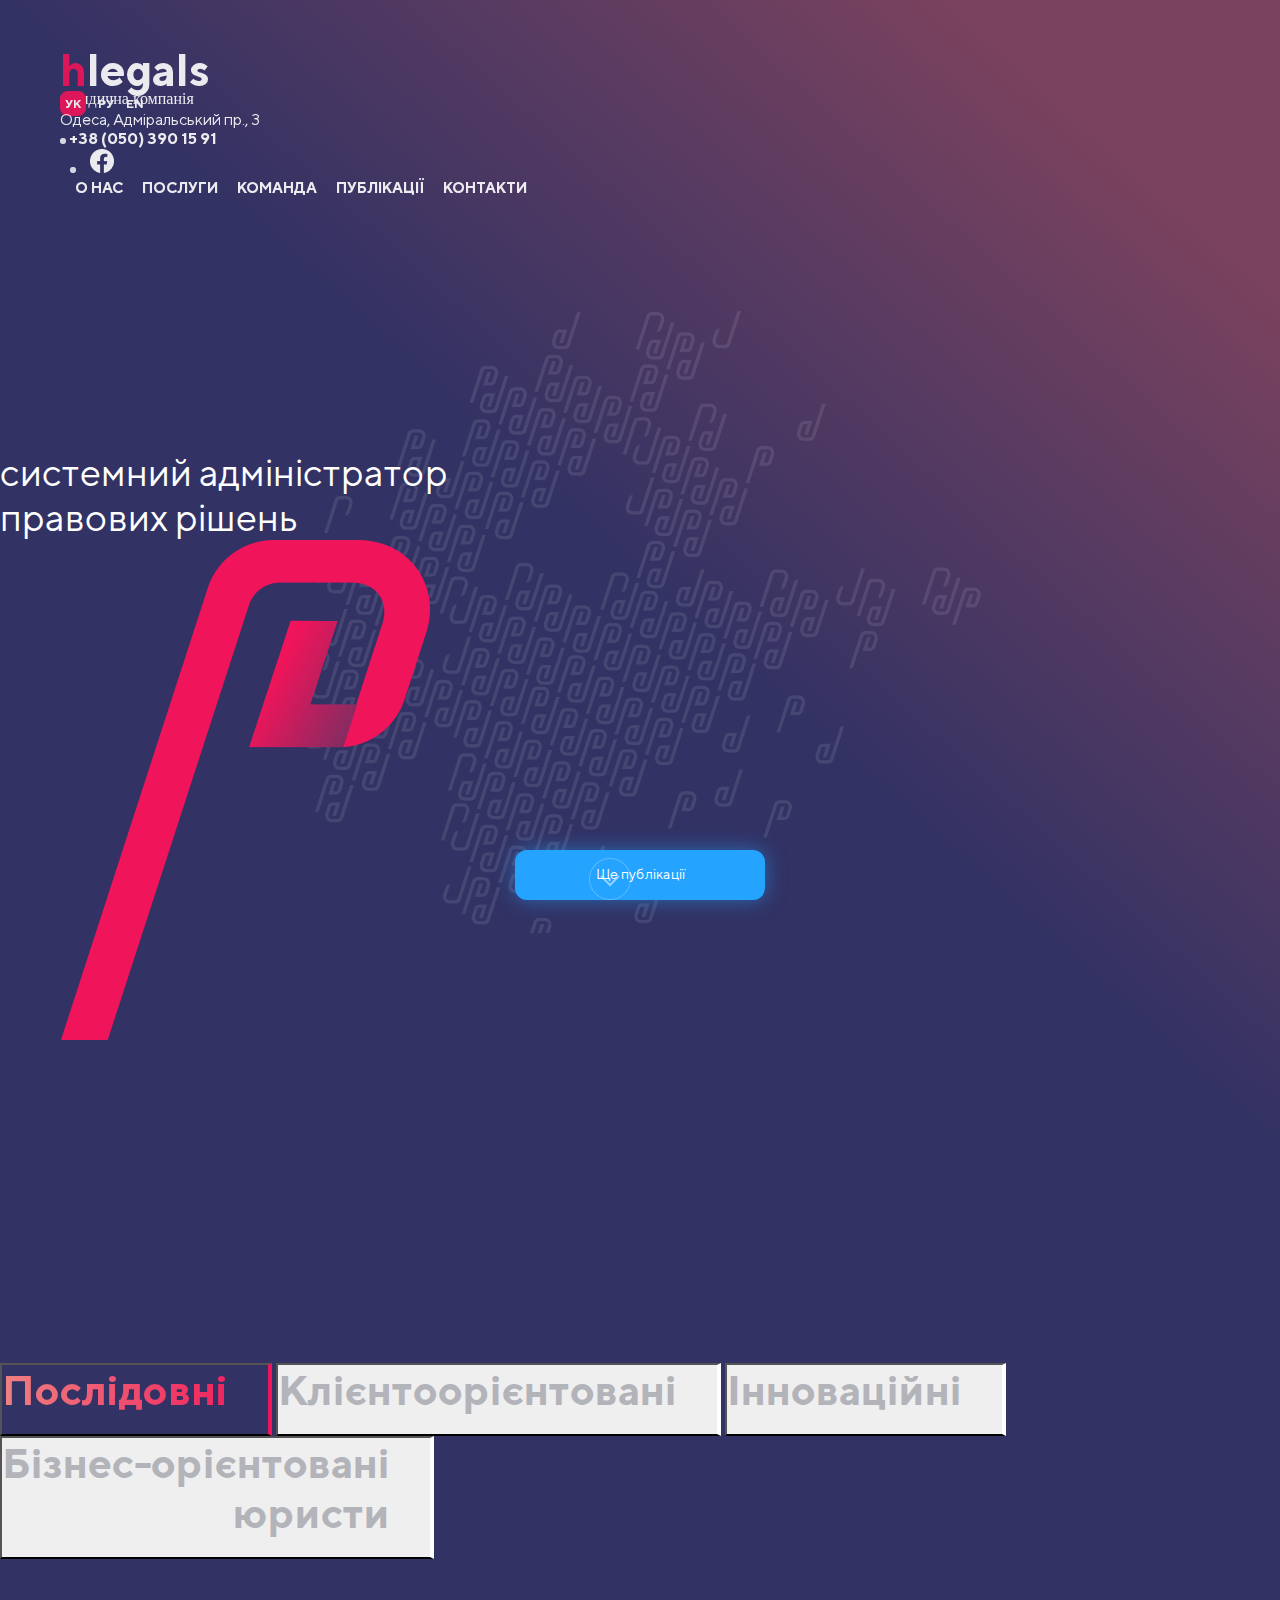
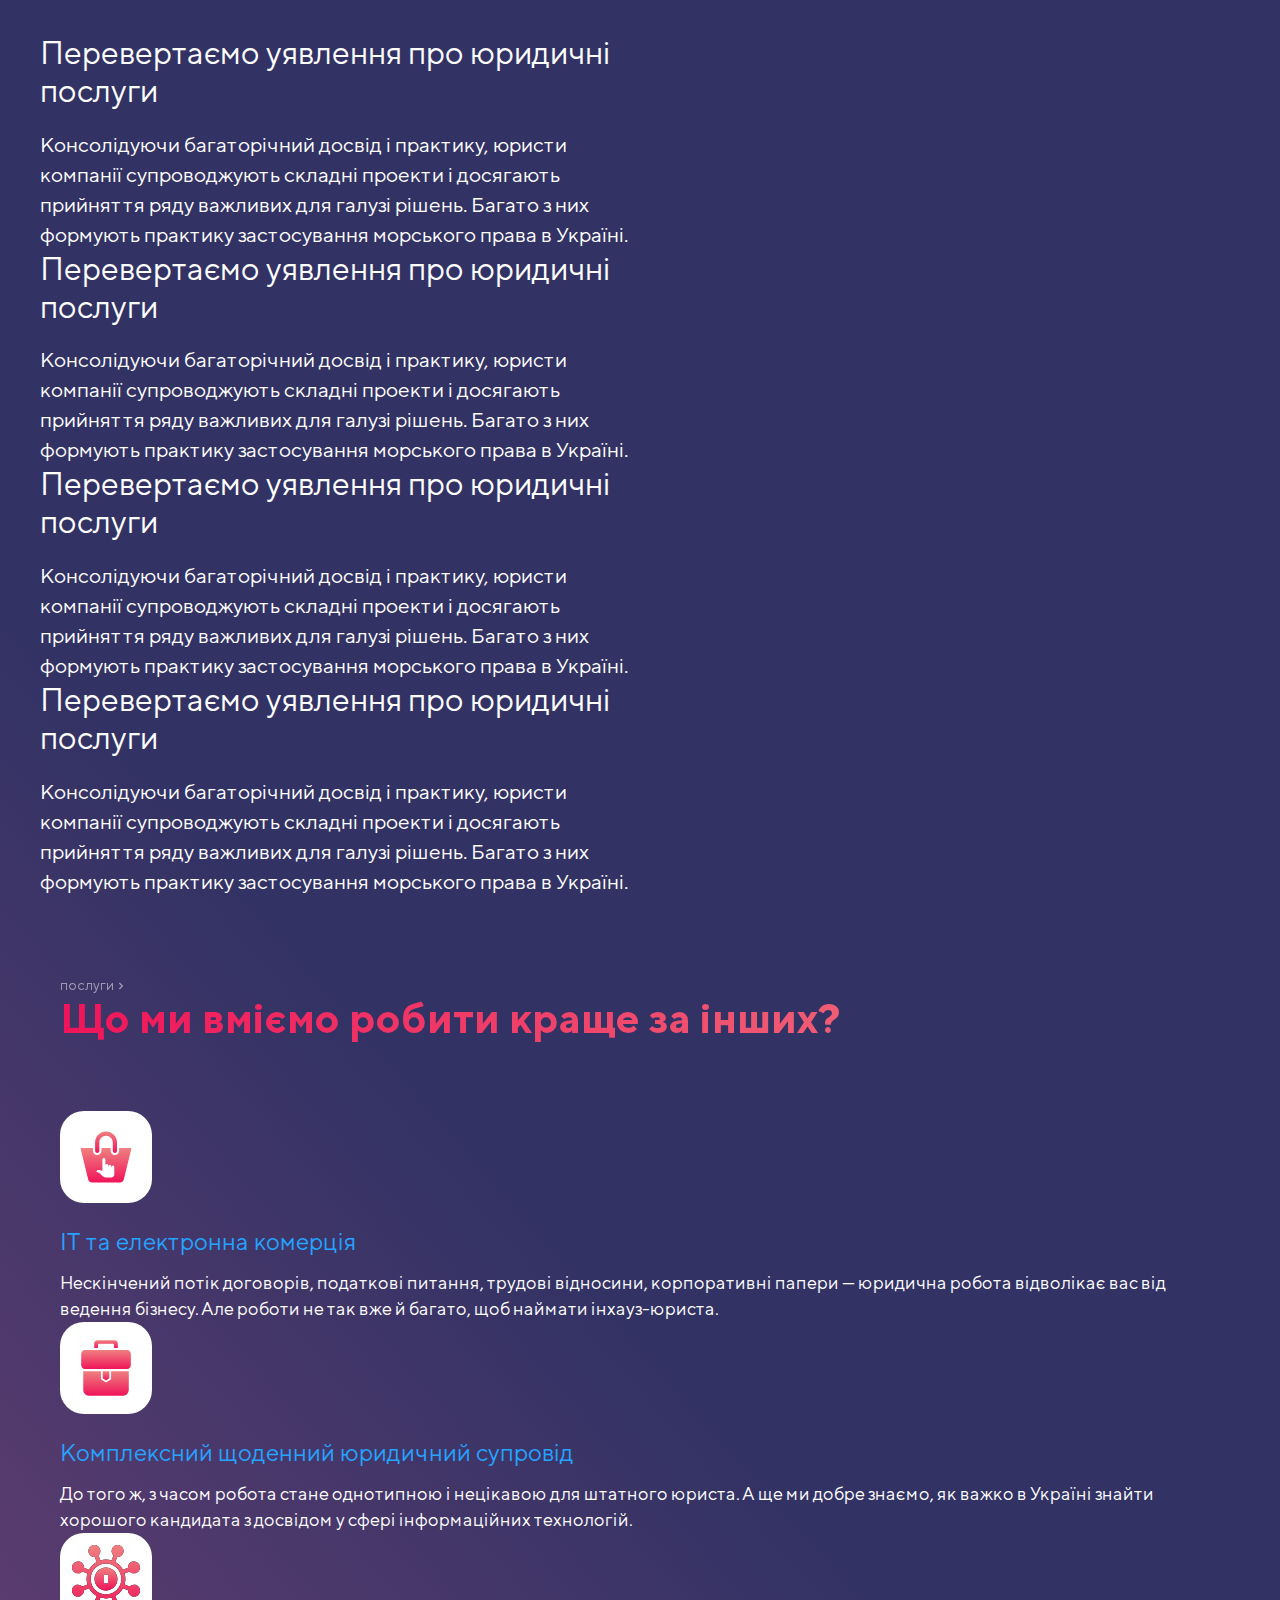
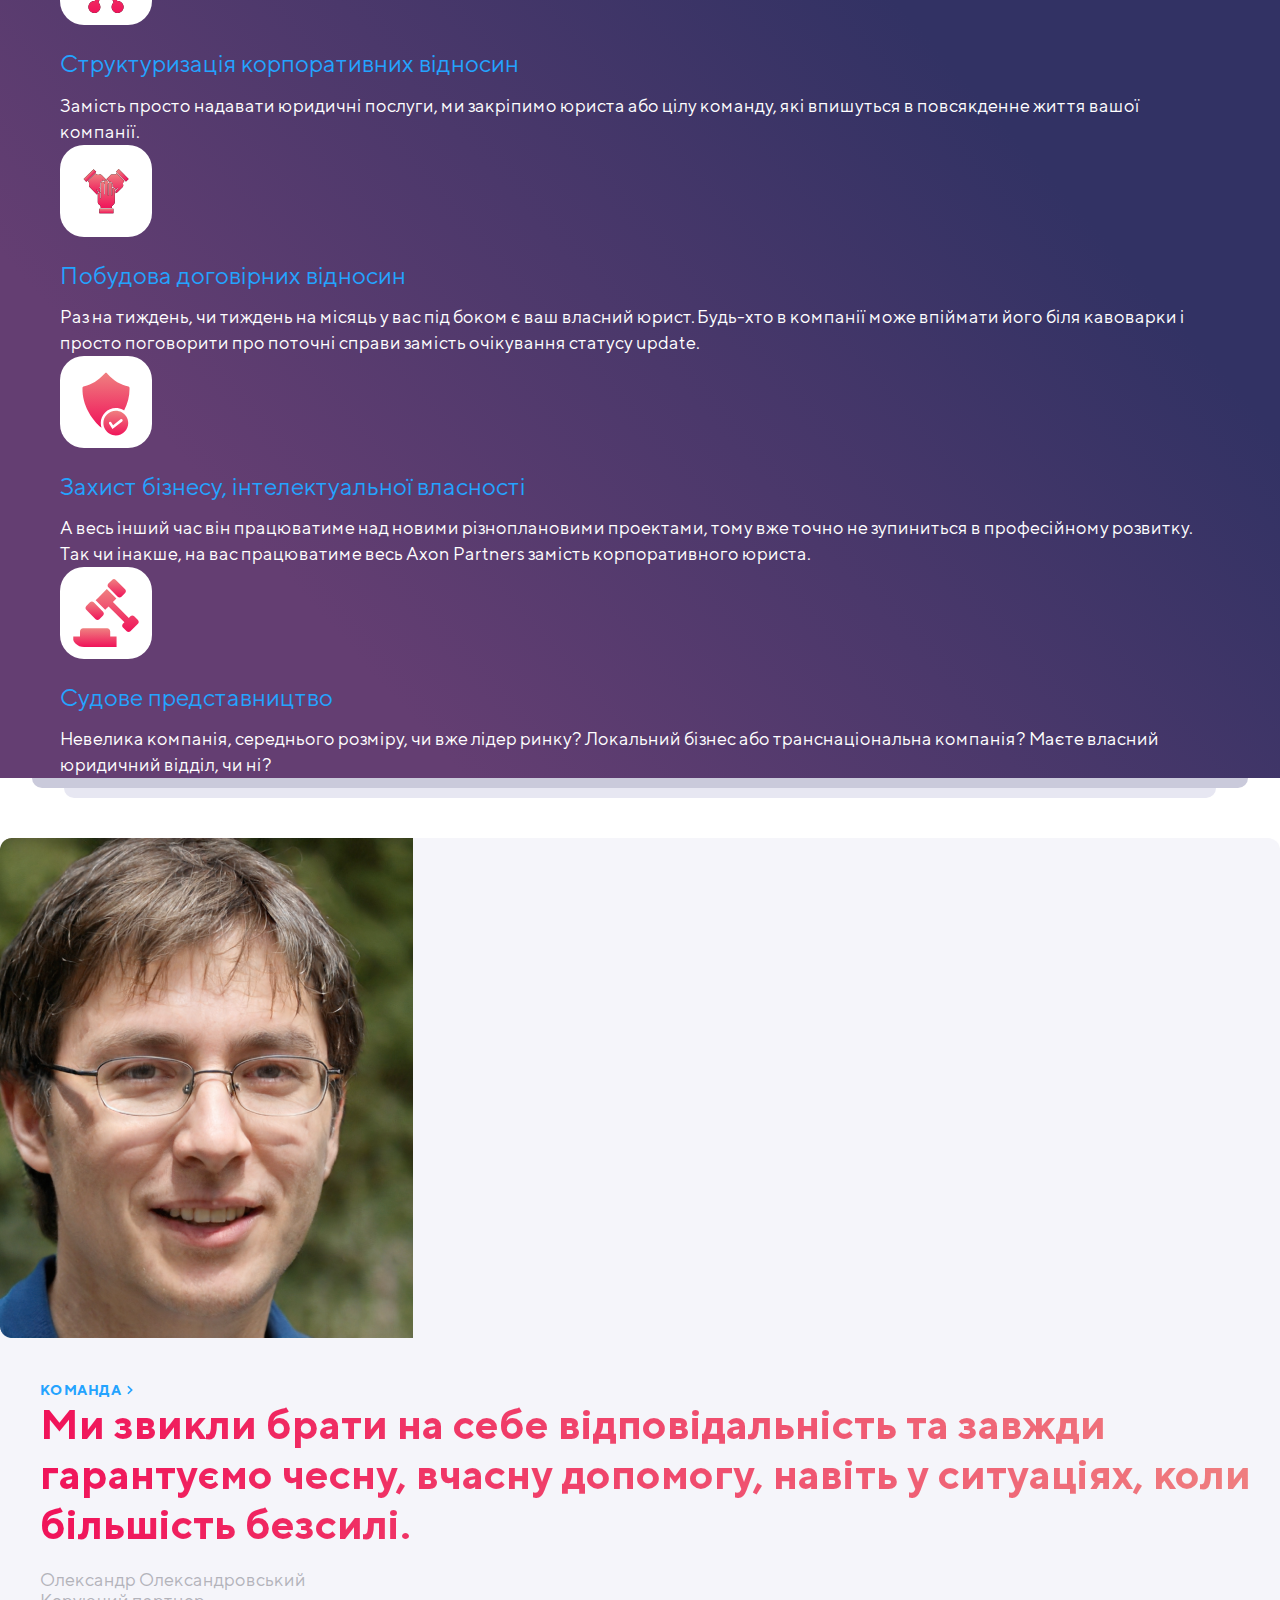
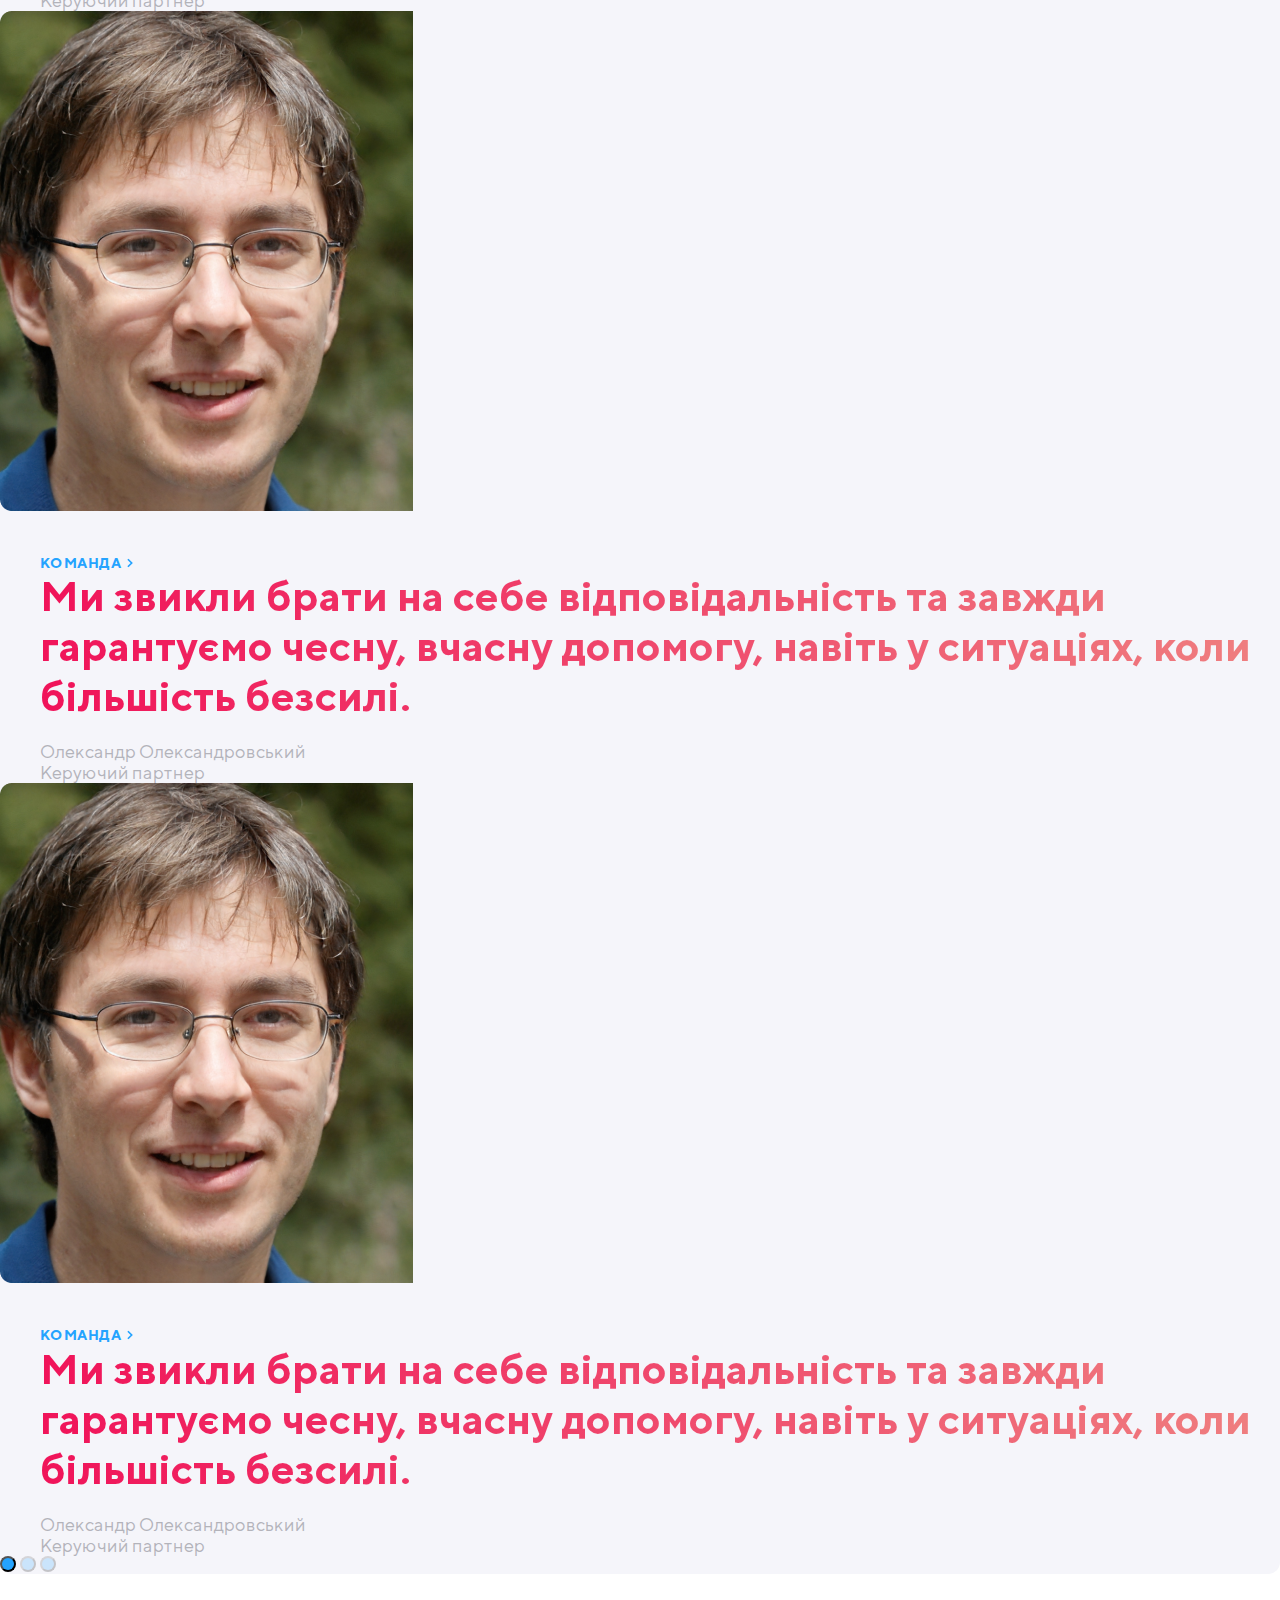
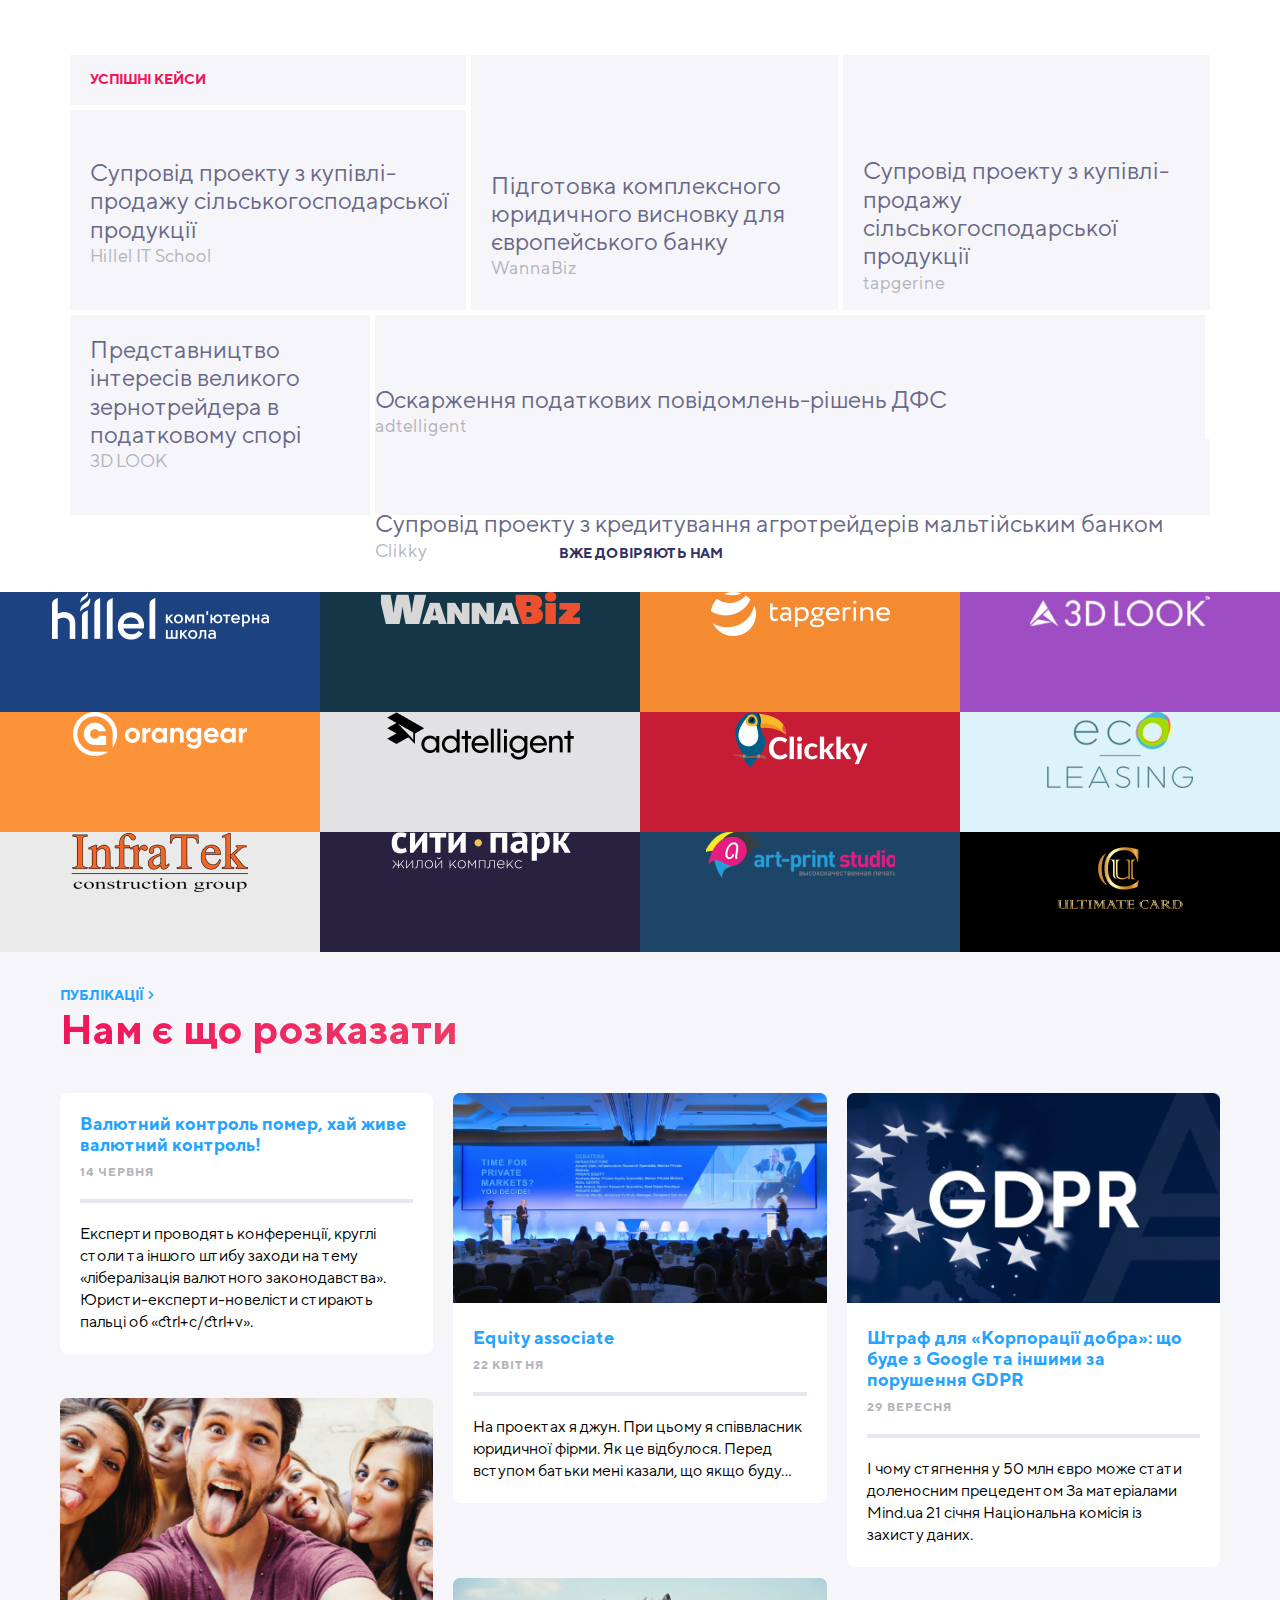
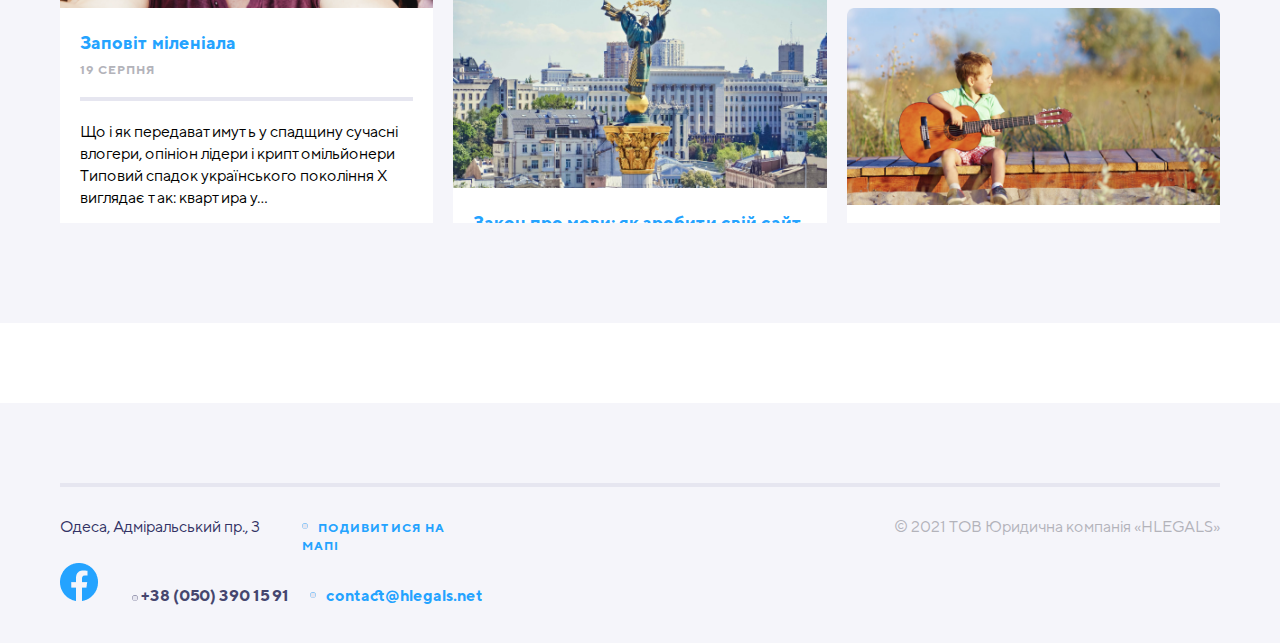
<file: index.html>
<!DOCTYPE html>
<html lang="en">
<head>
  <meta charset="UTF-8">
  <meta http-equiv="X-UA-Compatible" content="IE=edge">
  <meta name="viewport" content="width=device-width, initial-scale=1.0">
  <title>hlegals</title>
  <link href="https://cdn.jsdelivr.net/npm/bootstrap@5.0.2/dist/css/bootstrap.min.css" rel="stylesheet" integrity="sha384-EVSTQN3/azprG1Anm3QDgpJLIm9Nao0Yz1ztcQTwFspd3yD65VohhpuuCOmLASjC" crossorigin="anonymous">
  <link rel="stylesheet" href="./style/index.css">
  <script src="./script.js"></script>
</head>
<body>
  <div id="progress">
    <span id="progress-value">&#x1F815;</span>
  </div>
  <div class="wrap">
    <div class="wrap-nav services-product-background-none ">
      <div class="row wrap-adapt">
        <div class="col-3">
          <div class="wrap-nav-logo">
          <a class="wrap-nav-logo-color" href="./index.html">
            <h2 class="wrap-nav-logo-name"><span>h</span>legals</h2>
            <p>юридична компанія</p>
          </a>
          <div class="hamburger-menu">
            <input id="menu__toggle" type="checkbox" />
            <label class="menu__btn" for="menu__toggle">
              <span></span>
            </label>
            <ul class="menu__box">
              <li><a class="menu__item" href="./about.html">О НАС</a></li>
              <li><a class="menu__item" href="./services.html">ПОСЛУГИ</a></li>
              <li><a class="menu__item" href="./team.html">КОМАНДА</a></li>
              <li><a class="menu__item" href="./publications.html">ПУБЛІКАЦІЇ</a></li>
              <li><a class="menu__item" href="./contact.html">КОНТАКТИ</a></li>
            </ul>
          </div>
        </div>
      </div>
        <div class="adapt-language align-items-center col-sm-12 col-md-9 col-lg-9 col-xl-9 col-xxl-9 col-12 d-inline-flex justify-content-end adapt-just">
          <div class="wrap-nav-language">
            <a class="wrap-nav-language-link active" href="#">УК</a>
            <a class="wrap-nav-language-link wrap-nav-language-padding-left" href="#">РУ</a>
            <a class="wrap-nav-language-link wrap-nav-language-padding-left" href="#">EN</a>
          </div>
          <div class="wrap-nav-address">
            <p class="wrap-nav-address-odessa-bottom">Одеса, Адміральський пр., 3</p>
          </div>
          <div class="wrap-nav-number">
            <a class="grey-adapt" href="#"><svg xmlns="http://www.w3.org/2000/svg" width="6" height="6" fill="currentColor" class="circle-adapt bi bi-circle" viewBox="0 0 16 16">
              <path d="M8 15A7 7 0 1 1 8 1a7 7 0 0 1 0 14zm0 1A8 8 0 1 0 8 0a8 8 0 0 0 0 16z"/>
            </svg>	+38 (050) 390 15 91</a>
          </div>
          <div class="wrap-nav-facebook">
          <a href="#"><svg xmlns="http://www.w3.org/2000/svg" width="6" height="6" fill="currentColor" class="bi bi-circle" viewBox="0 0 16 16">
            <path d="M8 15A7 7 0 1 1 8 1a7 7 0 0 1 0 14zm0 1A8 8 0 1 0 8 0a8 8 0 0 0 0 16z"/>
          </svg>
            <img class="wrap-nav-facebook" src="./img/fb.png" alt="facebook">
          </a>
        </div>
      </div>
    </div>
  <nav>
  <div class="menu d-flex justify-content-end">
      <a class="wrap-nav-menu-link" href="./about.html">О НАС</a>
      <a class="wrap-nav-menu-link" href="./services.html">ПОСЛУГИ</a>
      <a class="wrap-nav-menu-link" href="./team.html">КОМАНДА</a>
      <a class="wrap-nav-menu-link" href="./publications.html">ПУБЛІКАЦІЇ</a>
      <a class="wrap-nav-menu-link" href="./contact.html">КОНТАКТИ</a>
   </div>
</nav>
</div>
    <div class="gradient">
  <div class="position-relative p-t-c">
    <div class="wrap-img-p d-flex justify-content-center wrap-bg-p">
      <h2  class="wrap-title position-absolute text-center">системний адміністратор <br> правових рішень</h2>
      <img class="wrap-img-p-padding" src="./img/p.png">
    </div>
      <a href="#">
      <img class="wrap-circle" src="./img/Scroll down.png" alt="scroll">
     </a>
       <div class="position-absolute wrap-shadow-p"></div>
    </div>
  </div>
    <div class="gradient-main">
     <div class="adapt-experience-block d-flex align-items-start justify-content-center wrap-padding-block-top">
      <div class="nav flex-column nav-pills me-3" id="v-pills-tab" role="tablist" aria-orientation="vertical">
        <button class="border-right-block border-right-nav nav-link active border-right" id="v-pills-home-tab" data-bs-toggle="pill" data-bs-target="#v-pills-home" type="button" role="tab" aria-controls="v-pills-home" aria-selected="true"><h2 class="wrap-info-left-text">Послідовні</h2></button>
        <button class="border-right-block border-right-nav nav-link border-right adapt-circle adapt-circle-1" id="v-pills-profile-tab" data-bs-toggle="pill" data-bs-target="#v-pills-profile" type="button" role="tab" aria-controls="v-pills-profile" aria-selected="false"><h2 class="wrap-info-left-text hidden-text">Клієнтоорієнтовані<br></h2></button>
        <button class="border-right-block border-right-nav nav-link border-right adapt-circle adapt-circle-2" id="v-pills-messages-tab" data-bs-toggle="pill" data-bs-target="#v-pills-messages" type="button" role="tab" aria-controls="v-pills-messages" aria-selected="false"><h2 class="wrap-info-left-text hidden-text">Інноваційні</h2></button>
        <button class="border-right-block border-right-nav nav-link border-right adapt-circle adapt-circle-3" id="v-pills-settings-tab" data-bs-toggle="pill" data-bs-target="#v-pills-settings" type="button" role="tab" aria-controls="v-pills-settings" aria-selected="false"><h2 class="wrap-info-left-text hidden-text">Бізнес-орієнтовані<br>
          юристи</h2></button>
      </div>
      <div class="adapt-experience-block-content tab-content wrap-padding-block-top-right" id="v-pills-tabContent">
        <div class="tab-pane fade show active" id="v-pills-home" role="tabpanel" aria-labelledby="v-pills-home-tab"><h2 class="wrap-info-right-title ">Перевертаємо уявлення про юридичні послуги</h2>
          <p class="wrap-info-right-desribe">Консолідуючи багаторічний досвід і практику,
             юристи <br> компанії супроводжують складні проекти і
              досягають <br> прийняття ряду важливих для галузі рішень.
             Багато з них <br> формують практику
              застосування морського права в Україні.</p></div>
        <div class="tab-pane fade" id="v-pills-profile" role="tabpanel" aria-labelledby="v-pills-profile-tab"> <h2 class="wrap-info-right-title ">Перевертаємо уявлення про юридичні послуги</h2>
          <p class="wrap-info-right-desribe">Консолідуючи багаторічний досвід і практику,
             юристи <br> компанії супроводжують складні проекти і
              досягають <br> прийняття ряду важливих для галузі рішень.
             Багато з них <br> формують практику
              застосування морського права в Україні.</p></div>
        <div class="tab-pane fade" id="v-pills-messages" role="tabpanel" aria-labelledby="v-pills-messages-tab"><h2 class="wrap-info-right-title ">Перевертаємо уявлення про юридичні послуги</h2>
          <p class="wrap-info-right-desribe">Консолідуючи багаторічний досвід і практику,
             юристи <br> компанії супроводжують складні проекти і
              досягають <br> прийняття ряду важливих для галузі рішень.
             Багато з них <br> формують практику
              застосування морського права в Україні.</p></div>
        <div class="tab-pane fade" id="v-pills-settings" role="tabpanel" aria-labelledby="v-pills-settings-tab"><h2 class="wrap-info-right-title ">Перевертаємо уявлення про юридичні послуги</h2>
          <p class="wrap-info-right-desribe">Консолідуючи багаторічний досвід і практику,
             юристи <br> компанії супроводжують складні проекти і
              досягають <br> прийняття ряду важливих для галузі рішень.
             Багато з них <br> формують практику
              застосування морського права в Україні.</p></div>
      </div>
    </div>
  <div class="wrap-p-l-r">
        <a class="wrap-service-link " href="./services.html">
          <h3 class="wrap-service">послуги <svg xmlns="http://www.w3.org/2000/svg" width="8" height="8" viewBox="0 0 8 12" fill="none">
            <path d="M1.5 1.5L6 6L1.5 10.5" stroke="white" stroke-width="2"></path></svg></h3>
        </a>
      <div class="row ">
       <div class="col-12 padding-left">
        <h2 class="wrap-describe-service">Що ми вміємо робити краще за інших?</h2>
        </div>
     </div>
     <!-- Карточки -->
     <div class="row wrap-card-padding">
      <div class="col-12 col-xxl-4 col-xl-4 col-lg-4 col-md-6">
        <div class="adapt-card">
          <a href="./services-product.html">
            <img class="wrap-card-img" src=".//img/shop.svg">
          </a>
         <h5 class="wrap-card-title">IT та електронна комерція</h5>
      </div>
      <p class="wrap-card-describe white">Нескінчений потік договорів, податкові питання, трудові відносини,
        корпоративні папери — юридична робота відволікає
        вас від ведення бізнесу. Але роботи не так вже й багато,
        щоб наймати інхауз-юриста. </p>
     </div>
    <div class="col-12 col-xxl-4 col-xl-4 col-lg-4 col-md-6">
      <div class="adapt-card">
        <a href="./services-product.html">
         <img class="wrap-card-img" src=".//img/portfolio.svg">
       </a>
      <h5 class="wrap-card-title">Комплексний щоденний
        юридичний супровід</h5>
      </div>
      <p class="wrap-card-describe white">До того ж, з часом робота стане
         однотипною і нецікавою для штатного юриста.
          А ще ми добре знаємо, як важко в Україні знайти хорошого
          кандидата з досвідом у сфері інформаційних технологій. </p>
    </div>
    <div class="col-12 col-xxl-4 col-xl-4 col-lg-4 col-md-6">
      <div class="adapt-card">
        <a href="./services-product.html">
         <img class="wrap-card-img" src=".//img/crowd.svg">
         </a>
      <h5 class="wrap-card-title">Структуризація корпоративних відносин</h5>
      </div>
      <p class="wrap-card-describe white">Замість просто надавати юридичні послуги,
        ми закріпимо юриста або цілу команду,
        які впишуться в повсякденне життя вашої компанії.  </p>
    </div>
    <div class="col-12 col-xxl-4 col-xl-4 col-lg-4 col-md-6">
      <div class="adapt-card">
        <a href="./services-product.html">
         <img class="wrap-card-img" src=".//img/hands.svg">
        </a>
      <h5 class="wrap-card-title">Побудовa договірних відносин</h5>
      </div>
      <p class="wrap-card-describe white">Раз на тиждень, чи тиждень на місяць
         у вас під боком є ваш власний юрист.
          Будь-хто в компанії може впіймати його біля кавоварки
           і просто поговорити про поточні справи замість очікування
          статусу update. </p>
    </div>
    <div class="col-12 col-xxl-4 col-xl-4 col-lg-4 col-md-6">
      <div class="adapt-card">
        <a href="./services-product.html">
         <img class="wrap-card-img" src=".//img/def.svg">
        </a>
      <h5 class="wrap-card-title">Захист бізнесу, інтелектуальної власності</h5>
      </div>
      <p class="wrap-card-describe white">А весь інший час він працюватиме над новими
         різноплановими проектами, тому вже точно не зупиниться
          в професійному розвитку. Так чи інакше, на вас працюватиме
          весь Axon Partners замість корпоративного юриста.</p>
    </div>
    <div class="col-12 col-xxl-4 col-xl-4 col-lg-4 col-md-6">
      <div class="adapt-card">
        <a href="./services-product.html">
          <img class="wrap-card-img" src=".//img/judge.svg">
        </a>
      <h5 class="wrap-card-title">Судове представництво</h5>
      </div>
      <p class="wrap-card-describe white">Невелика компанія, середнього розміру,
         чи вже лідер ринку? Локальний бізнес або транснаціональна компанія?
        Маєте власний юридичний відділ, чи ні?</p>
    </div>
     </div>
    </div>
  </div>
  </div>
    <div class="wrap-shadow"></div>
    <div class="wrap-shadow-2"></div>
  <main>
  <!-- Карусель -->
  <div class="carousel container-xl">
    <div id="carouselExampleDark" class="carousel-bg carousel carousel-dark slide" data-bs-ride="carousel"> 
      <div class="carousel-inner">
        <div class="carousel-item active" data-bs-interval="10000">
          <div class="row adapt-carousel">
            <div class="carousel-img col-4">
              <img  src="./img/man.png" class="w-100 adapt-carousel-img" alt="man">
            </div>
            <div class="col-12 col-xxl-8 col-xl-8 col-lg-8 col-md-8 carousel-p-l-b">
            <a href="./team.html">
              <h3 class="carousel-link-team">КОМАНДА <svg xmlns="http://www.w3.org/2000/svg" width="8" height="10" viewBox="0 0 8 12" fill="none">
                <path d="M1.5 1.5L6 6L1.5 10.5" stroke="#24A3FF" stroke-width="2"></path></svg></h3>
            </a>
            <h5 class="carousel-title">Ми звикли брати на себе відповідальність та завжди гарантуємо чесну,
               вчасну допомогу, навіть у ситуаціях, коли більшість безсилі.</h5>
              <div class="adapt-author">
               <h4 class="carousel-author carousel-author-p-t">Олександр Олександровський</h4>
                <h4 class="carousel-author">Керуючий партнер</h4>
              </div>
            </div>
          </div>
        </div>
        <div class="carousel-item" data-bs-interval="2000">
          <div class="row adapt-carousel">
            <div class="carousel-img col-4">
              <img  src="./img/man.png" class="w-100 adapt-carousel-img" alt="man">
            </div>
            <div class="col-12 col-xxl-8 col-xl-8 col-lg-8 col-md-8 carousel-p-l-b">
            <a href="./team.html">
              <h3 class="carousel-link-team">КОМАНДА <svg xmlns="http://www.w3.org/2000/svg" width="8" height="10" viewBox="0 0 8 12" fill="none">
                <path d="M1.5 1.5L6 6L1.5 10.5" stroke="#24A3FF" stroke-width="2"></path></svg></h3>
            </a>
            <h5 class="carousel-title">Ми звикли брати на себе відповідальність та завжди гарантуємо чесну,
               вчасну допомогу, навіть у ситуаціях, коли більшість безсилі.</h5>
              <div class="adapt-author">
               <h4 class="carousel-author carousel-author-p-t">Олександр Олександровський</h4>
                <h4 class="carousel-author">Керуючий партнер</h4>
              </div>
            </div>
          </div>
        </div>
        <div class="carousel-item">
          <div class="row adapt-carousel">
            <div class="carousel-img col-4">
              <img  src="./img/man.png" class="w-100 adapt-carousel-img" alt="man">
            </div>
            <div class="col-12 col-xxl-8 col-xl-8 col-lg-8 col-md-8 carousel-p-l-b">
            <a href="./team.html">
              <h3 class="carousel-link-team">КОМАНДА <svg xmlns="http://www.w3.org/2000/svg" width="8" height="10" viewBox="0 0 8 12" fill="none">
                <path d="M1.5 1.5L6 6L1.5 10.5" stroke="#24A3FF" stroke-width="2"></path></svg></h3>
            </a>
            <h5 class="carousel-title">Ми звикли брати на себе відповідальність та завжди гарантуємо чесну,
               вчасну допомогу, навіть у ситуаціях, коли більшість безсилі.</h5>
              <div class="adapt-author">
               <h4 class="carousel-author carousel-author-p-t">Олександр Олександровський</h4>
                <h4 class="carousel-author">Керуючий партнер</h4>
              </div>
              </div>
          </div>
        </div>
      </div>
      <div class="carousel-indicators">
      <button type="button" data-bs-target="#carouselExampleDark" data-bs-slide-to="0" class="active" aria-current="true" aria-label="Slide 1"></button>
      <button type="button" data-bs-target="#carouselExampleDark" data-bs-slide-to="1" aria-label="Slide 2"></button>
      <button type="button" data-bs-target="#carouselExampleDark" data-bs-slide-to="2" aria-label="Slide 3"></button>
     </div>
    </div>
   </div>
  <!-- Успешные кейсы -->
    <div class="successful-cases successful-cases-padding">
    <div class="successful-cases-s-c successful-cases-top-block">
      <h3 class="successful-cases-s-s-text">Успішні кейси</h3>
    </div>
    <div class="successful-cases-block-hitel successful-cases-top-block" >
      <h3 class="successful-cases-title-text successful-cases-padding-top-text">Супровід проекту з купівлі-продажу сільськогосподарської продукції</h3>
      <p class="successful-cases-p-text">Hillel IT School</p>
    </div>
    <div class="successful-cases-block successful-cases-top-block">
      <h3 class="successful-cases-title-text">Супровід проекту з  купівлі-продажу сільськогосподарської продукції</h3>
      <p class="successful-cases-p-text">tapgerine</p>
    </div>
    <div class="successful-cases-block-two successful-cases-top-block">
      <h3 class="successful-cases-title-text">Підготовка комплексного  юридичного висновку для європейського банку</h3>
      <p class="successful-cases-p-text">WannaBiz</p>
    </div>
    <div class="successful-cases-3d-look successful-cases-top-block">
      <h3 class="successful-cases-title-text ">Представництво інтересів великого  зернотрейдера в податковому спорі</h3>
      <p class="successful-cases-p-text">3D LOOK</p>
    </div>
    <div class="successful-cases-adtelligent successful-cases-top-block">
      <div class="row successful-cases-height">
        <div class="col-6 successful-cases-border-right adapt-successful-cases border-bottom-adapt">
      <h3 class="successful-cases-title-text successful-cases-padding-left successful-cases-p-t-l">Оскарження податкових повідомлень-рішень ДФС</h3>
      <p class="successful-cases-p-text successful-cases-padding-left">adtelligent</p>
        </div>
        <div class="col-6 adapt-successful-cases">
      <h3 class="successful-cases-title-text successful-cases-padding-left successful-cases-p-t-l">Супровід проекту з кредитування агротрейдерів мальтійським банком</h3>
      <p class="successful-cases-p-text successful-cases-padding-left">Clikky</p>
        </div>
      </div>
    </div>
  </div>
</div>
<!-- Нам доверяют -->
<div class="trust_us container-fluid">
  <h3 class="trust_us-title">Вже довіряють нам</h3>
  <div class="trust_us-skipp">
      <div class="trust_us-img-1 d-flex justify-content-center align-items-center">
        <img class="adapt-img-trust" src="./img/Hillel-Logo-OneLine-White-Uk.png " alt="hillel">
      </div>
      <div class="trust_us-img-2 d-flex justify-content-center align-items-center">
        <img class="adapt-img-trust" src="./img/wannabiz.png" alt="wanabiz">
      </div>
      <div class="trust_us-img-3 d-flex justify-content-center align-items-center">
        <img class="adapt-img-trust" src="./img/tapgerene.png" alt="tapgerene">
      </div>
      <div class="trust_us-img-4 d-flex justify-content-center align-items-center">
        <img class="adapt-img-trust" src="./img/3dlook.png" alt="3dlook">
      </div>
      <div class="trust_us-img-5 d-flex justify-content-center align-items-center">
        <img class="adapt-img-trust" src="./img/aranger.png" alt="aranger">
      </div>
      <div class="trust_us-img-6 d-flex justify-content-center align-items-center">
        <img class="adapt-img-trust" src="./img/adtelegent.png" alt="adtelegent">
      </div>
      <div class="trust_us-img-7 d-flex justify-content-center align-items-center">
        <img class="adapt-img-trust" src="./img/clicky.png" alt="clicky">
      </div>
      <div class="trust_us-img-8 d-flex justify-content-center align-items-center">
        <img class="adapt-img-trust" src="./img/ecolease.png" alt="ecolease">
      </div>
      <div class="trust_us-img-9 d-flex justify-content-center align-items-center">
        <img class="adapt-img-trust" src="./img/infatek.png" alt="infatek">
      </div>
      <div class="trust_us-img-10 d-flex justify-content-center align-items-center">
        <img class="adapt-img-trust" src="./img/city-park.png" alt="city-park">
      </div>
      <div class="trust_us-img-11 d-flex justify-content-center align-items-center">
        <img class="adapt-img-trust" src="./img/art-print.png" alt="art-print">
      </div>
      <div class="trust_us-img-12 d-flex justify-content-center align-items-center">
        <img class="adapt-img-trust" src="./img/ultimate.png" alt="ultimate">
      </div>
  </div>
</div>
<!-- Публикации -->
<div class="publications position-relative ">
  <div class="publications-padding">
    <div class="row">
     <div class="col-12 col-xxl-2  col-xl-2 col-lg-2 col-md-2">
      <a href="./publications.html">
        <h3 class="publications-title-link">Публікації<svg xmlns="http://www.w3.org/2000/svg" width="14" height="10" viewBox="0 0 8 12" fill="none">
          <path d="M1.5 1.5L6 6L1.5 10.5" stroke="#24A3FF" stroke-width="2"></path></svg></h3>
      </a>
    </div>
    <div class="col-12">
      <h2 class="wrap-describe-service publications-p-b-t">Нам є що розказати</h2>
    </div>
</div>
  <div class="publications-cards">
    <a href="./publications-page.html">
    <div class="publications-card publications-card-pading">
      <h4 class="publications-title-text">Валютний контроль помер, хай живе валютний контроль!</h4>
      <p class="publications-dis-text">14 червня</p>
      <p class="publications-dis-bot-text">Експерти проводять конференції, круглі столи та іншого штибу заходи на тему «лібералізація валютного законодавства». Юристи-експерти-новелісти стирають пальці об «ctrl+c/ctrl+v».</p>
    </div>
    </a>
    <a href="./publications-page.html">
      <div class="publications-cards-card-2">
        <div class="publications-card">
          <img class="publications-cards-img " src="./img/Equity-associate.png">
          <div class="publications-card-pading">
          <h4 class="publications-title-text">Equity associate</h4>
          <p class="publications-dis-text">22 квітня</p>
          <p class="publications-dis-bot-text">На проектах я джун. При цьому я співвласник юридичної фірми. Як це відбулося. Перед вступом батьки мені казали, що якщо буду…</p>
          </div>
        </div>
      </div>
    </a>
    <a href="./publications-page.html">
      <div class="publications-cards-card-3">
        <div class="publications-card">
          <img class="publications-cards-img " src="./img/GDPR.png">
          <div class="publications-card-pading">
          <h4 class="publications-title-text">Штраф для «Корпорації добра»: що буде з Google та іншими за порушення GDPR</h4>
          <p class="publications-dis-text">29 вересня</p>
          <p class="publications-dis-bot-text">І чому стягнення у 50 млн євро може стати доленосним прецедентом За матеріалами Mind.ua 21 січня Національна комісія із захисту даних.</p>
          </div>
        </div>
      </div>
    </a>
    <a href="./publications-page.html">
      <div class="publications-cards-card-4">
        <div class="publications-card">
          <img class="publications-cards-img " src="./img/people.png">
          <div class="publications-card-pading">
          <h4 class="publications-title-text">Заповіт міленіала</h4>
          <p class="publications-dis-text">19 серпня</p>
          <p class="publications-dis-bot-text">Що і як передаватимуть у спадщину сучасні влогери, опініон лідери і криптомільйонери Типовий спадок українського покоління Х виглядає так: квартира у…</p>
          </div>
        </div>
      </div>
    </a>
    <a href="./publications-page.html">
      <div class="publications-cards-card-5">
        <div class="publications-card">
          <img class="publications-cards-img " src="./img/card-5.png">
          <div class="publications-card-pading">
          <h4 class="publications-title-text">Закон про мови: як зробити свій сайт відповідним</h4>
          <p class="publications-dis-text">19 серпня</p>
          <p class="publications-dis-bot-text">Наталія Кирик, керівник контент студії Wordfactory.ua По-перше, це красиво! Це аргумент номер один на користь україномовного сайту. По-друге, це ефективно. У…</p>
          </div>
        </div>
      </div>
    </a>
    <a href="./publications-page.html">
      <div class="publications-cards-card-6">
        <div class="publications-card">
          <img class="publications-cards-img " src="./img/card-6.png">
          <div class="publications-card-pading">
          <h4 class="publications-title-text">Компенсація витрат на навчання дитини в дитячому садку та школі</h4>
          <p class="publications-dis-text">5 Лютого 2018</p>
          <p class="publications-dis-bot-text">Про що йде мова В червні цього року Верховна Рада внесла зміни до Податкового кодексу України. Відтепер батьки, які отримують офіційну…</p>
          </div>
        </div>
      </div>
    </a>
    </div>
  </div>
  <div class="position-absolute publications-blure-block">
    <a href="./publications.html">
      <div class="publications-button"><p>Ще публікації</p></div>
    </a>
  </div>
</main>
<div class="line-white position-absolute"></div>
<footer class="footer">
  <div class="footer-first-rows-grid footer-align">
    <div class="footer-paddig-top footer-adress-colomn">
      <p class="footer-adress">Одеса, Адміральський пр., 3</p>
    </div>
    <div class="footer-paddig-top footer-map-colomn footer-margin-left-map">
      <a class="footer-map" href="#"><svg xmlns="http://www.w3.org/2000/svg" width="6" height="6" fill="currentColor" class="bi bi-circle footer-svg-margin" viewBox="0 0 16 16">
        <path d="M8 15A7 7 0 1 1 8 1a7 7 0 0 1 0 14zm0 1A8 8 0 1 0 8 0a8 8 0 0 0 0 16z"/>
      </svg>Подивитися на мапі</a>
    </div>
    <div class="footer-paddig-top adapt-company">
      <p class="footer-company">© 2021 ТОВ Юридична компанія «HLEGALS»</p>
    </div>
  </div>
  <div class="footer-second-rows-grid footer-align">
    <div class="adapat-facebook">
      <a href="#">
        <img src="./img/Facebook.png">
      </a>
    </div>
    <div class="footer-number-alighn adapt-number">
      <a class="footer-number" href="#"><svg xmlns="http://www.w3.org/2000/svg" width="6" height="6" fill="currentColor" class="bi bi-circle" viewBox="0 0 16 16">
        <path d="M8 15A7 7 0 1 1 8 1a7 7 0 0 1 0 14zm0 1A8 8 0 1 0 8 0a8 8 0 0 0 0 16z"/>
      </svg>	+38 (050) 390 15 91</a>
    </div>
    <div class="">
      <a class="footer-contact" href="#"><svg xmlns="http://www.w3.org/2000/svg" width="6" height="6" fill="currentColor" class="bi bi-circle footer-svg-margin" viewBox="0 0 16 16">
        <path d="M8 15A7 7 0 1 1 8 1a7 7 0 0 1 0 14zm0 1A8 8 0 1 0 8 0a8 8 0 0 0 0 16z"/>
      </svg>contact@hlegals.net</a>
    </div>
  </div>
</footer>
  <script src="https://cdn.jsdelivr.net/npm/@popperjs/core@2.9.2/dist/umd/popper.min.js" integrity="sha384-IQsoLXl5PILFhosVNubq5LC7Qb9DXgDA9i+tQ8Zj3iwWAwPtgFTxbJ8NT4GN1R8p" crossorigin="anonymous"></script>
  <script src="https://cdn.jsdelivr.net/npm/bootstrap@5.0.2/dist/js/bootstrap.min.js" integrity="sha384-cVKIPhGWiC2Al4u+LWgxfKTRIcfu0JTxR+EQDz/bgldoEyl4H0zUF0QKbrJ0EcQF" crossorigin="anonymous"></script>
</body>
</html>
</file>
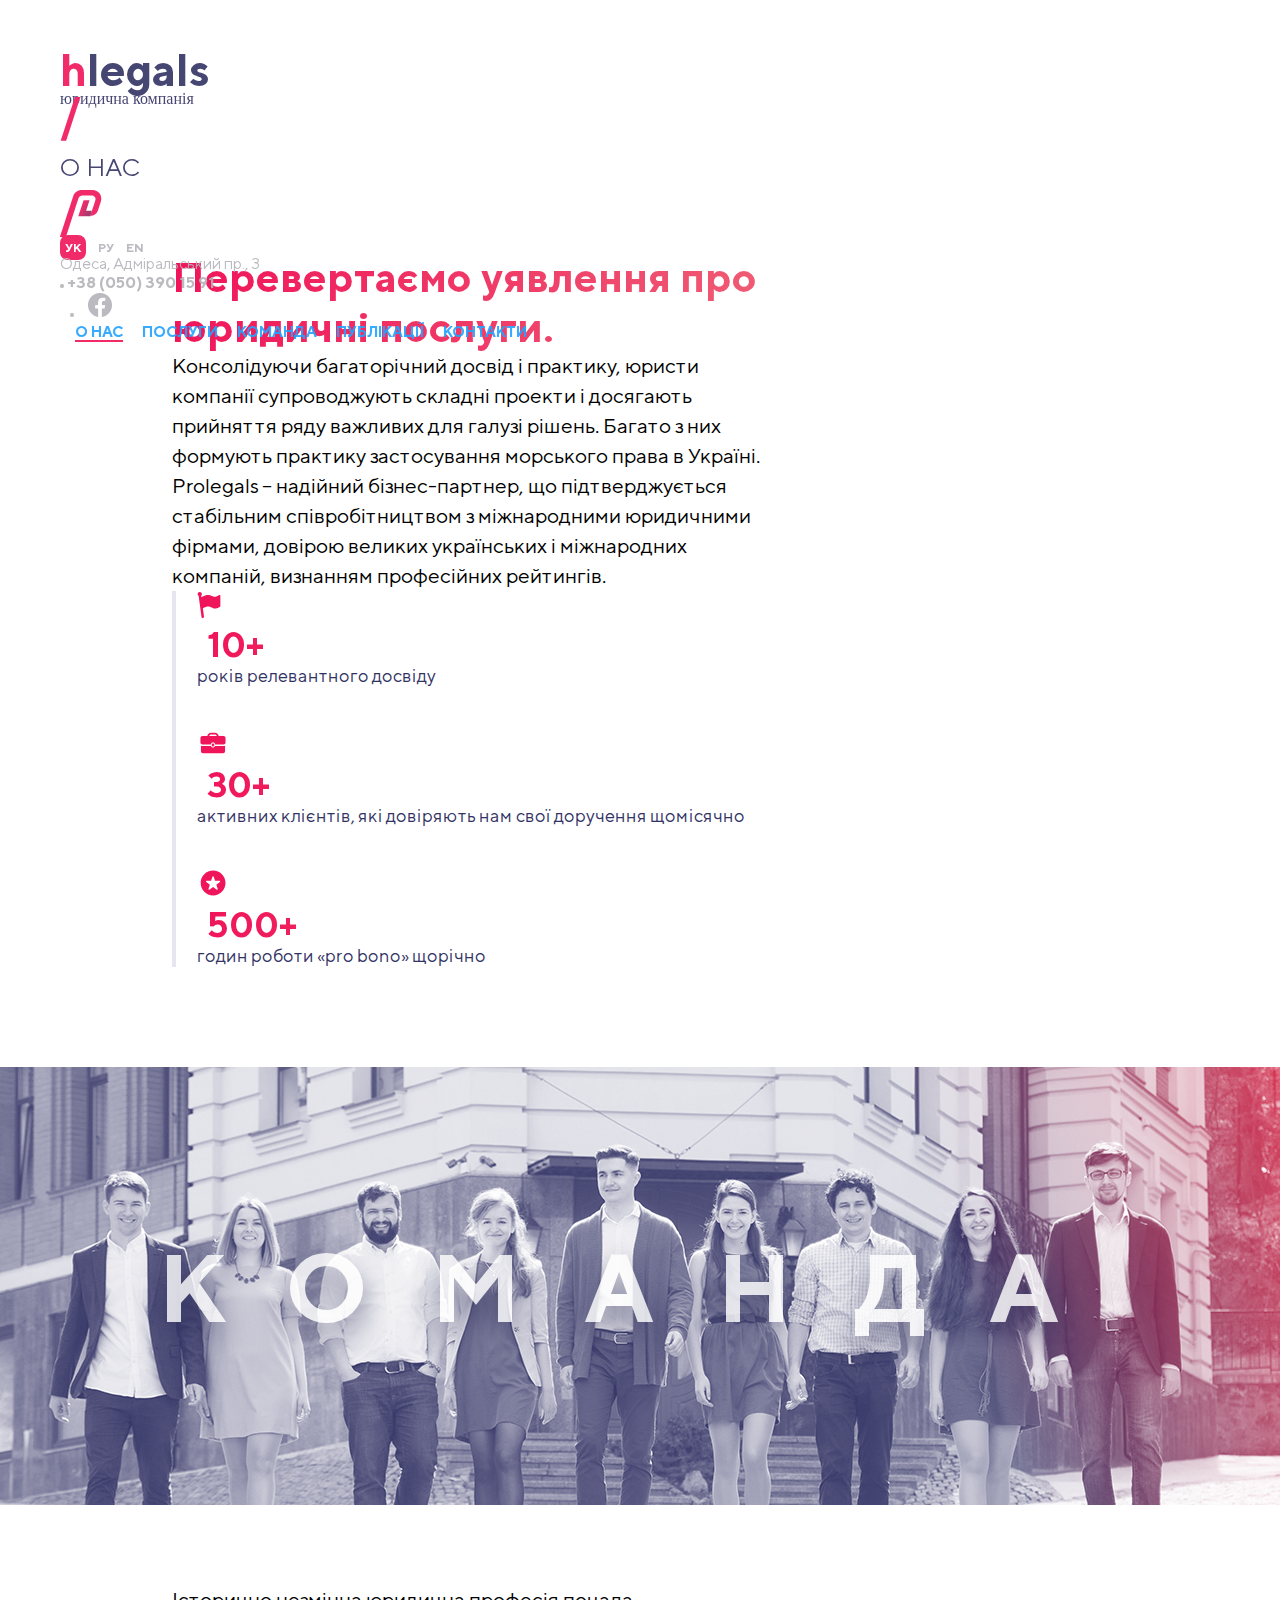
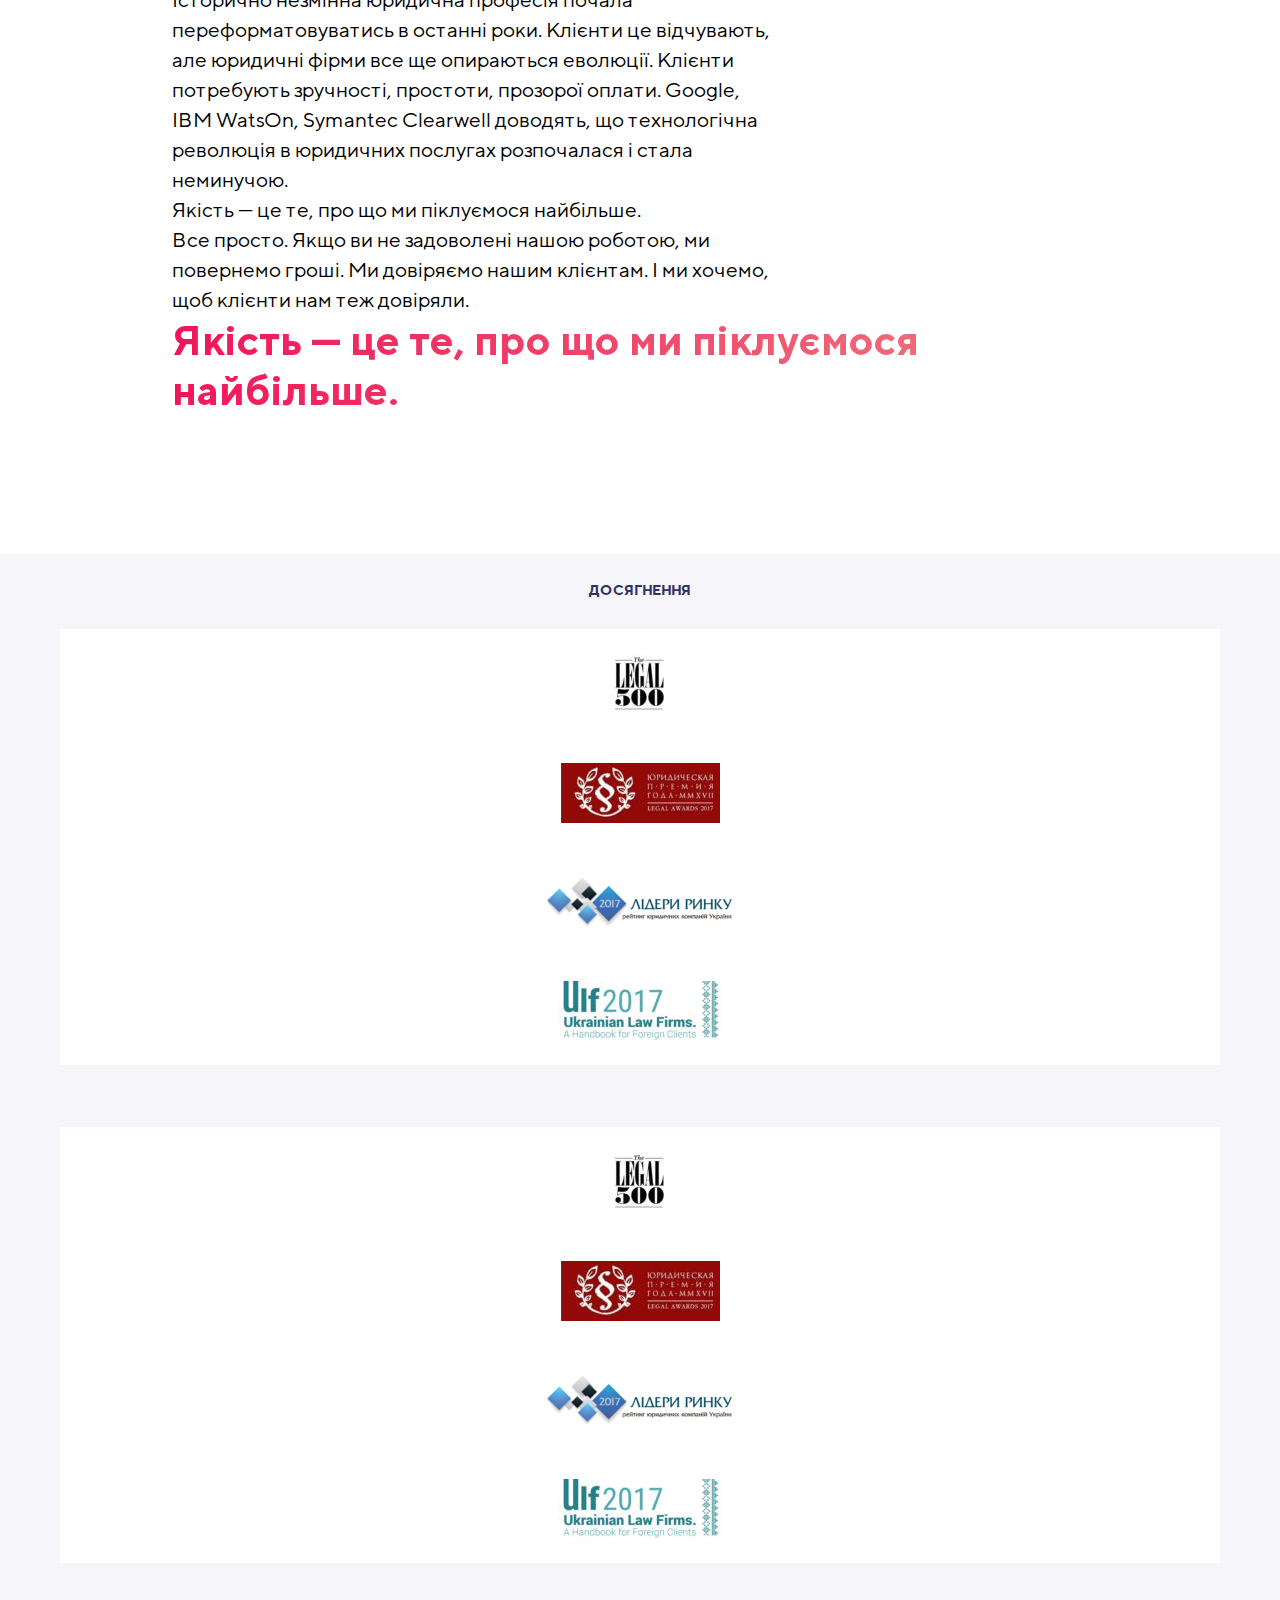
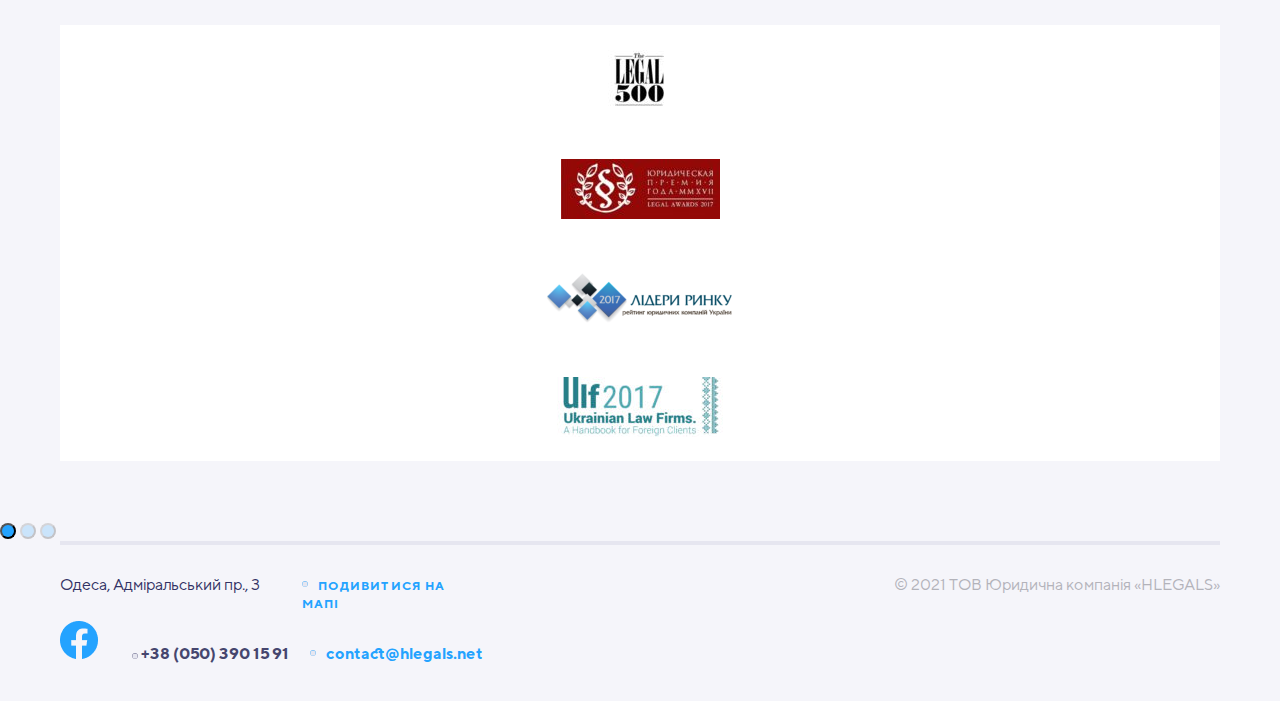
<file: about.html>
<!DOCTYPE html>
<html lang="en">
<head>
  <meta charset="UTF-8">
  <meta http-equiv="X-UA-Compatible" content="IE=edge">
  <meta name="viewport" content="width=device-width, initial-scale=1.0">
  <title>About</title>
  <link href="https://cdn.jsdelivr.net/npm/bootstrap@5.0.2/dist/css/bootstrap.min.css" rel="stylesheet" integrity="sha384-EVSTQN3/azprG1Anm3QDgpJLIm9Nao0Yz1ztcQTwFspd3yD65VohhpuuCOmLASjC" crossorigin="anonymous">
  <link rel="stylesheet" href="./style/index.css">
  <script src="./script.js"></script>
</head>
<body>
  <div id="progress">
    <span id="progress-value">&#x1F815;</span>
  </div>
  <div class="wrap-nav services-product-background-none">
    <div  class="d-flex justify-content-between adapt-menu-about">
      <div class="d-flex">
        <div class="wrap-nav-logo width-auto">
        <a class="wrap-nav-logo-color color-legals" href="./index.html">
          <h2 class="wrap-nav-logo-name adapt-legals-about "><span>h</span>legals</h2>
          <p class="color-legals adapt-company-about" >юридична компанія</p>
        </a>
        <div class="hamburger-menu">
          <input id="menu__toggle" type="checkbox" />
          <label class="menu__btn " for="menu__toggle">
            <span class="background-color-black"></span>
          </label>
          <ul class="menu__box">
            <li class="link-menu"><a class="menu__item color-blue active under-about" href="#">О НАС</a></li>
            <li class="link-menu"><a class="menu__item color-blue" href="./services.html">ПОСЛУГИ</a></li>
            <li class="link-menu"><a class="menu__item color-blue" href="./team.html">КОМАНДА</a></li>
            <li class="link-menu"><a class="menu__item color-blue" href="./publications.html">ПУБЛІКАЦІЇ</a></li>
            <li class="link-menu"><a class="menu__item color-blue" href="./contact.html">КОНТАКТИ</a></li>
          </ul>
          </div>
        </div>
        <nav class="d-flex">
          <svg class="adapt-about-us-vektor" xmlns="http://www.w3.org/2000/svg" width="22" height="44" viewBox="0 0 22 47" fill="none">
            <path fill-rule="evenodd" clip-rule="evenodd" d="M15.2268 0H21.0714L5.84464 46.8434H0L15.2268 0Z" fill="#F0145A"/>
            </svg>
            <a href="#">
              <h5 class="color-legals nav-about-ua">О НАС</h5>
              </a>
            <svg class="adapt-about-us-vektor" xmlns="http://www.w3.org/2000/svg" width="42" height="47" viewBox="0 0 42 47" fill="none">
              <path fill-rule="evenodd" clip-rule="evenodd" d="M30.258 26.1452H18.3289L23.5851 10.1537L29.5316 10.1888L26.0787 20.7351L32.0076 20.7386L30.258 26.1452Z" fill="url(#paint0_linear_5759_3116)"/>
              <path fill-rule="evenodd" clip-rule="evenodd" d="M5.90442 46.9044H0C0 46.9044 10.7544 13.794 13.2657 6.06476C14.4406 2.44844 17.8089 0 21.6094 0H32.165C35.3482 0 38.0049 1.34505 39.6567 3.61793C41.3073 5.89094 41.7755 8.79933 40.813 11.7664C39.8492 14.7334 38.9388 17.5342 38.1055 20.1004C36.9802 23.5654 33.8628 25.953 30.2586 26.1471C30.2586 26.1471 30.24 26.1411 35.2899 10.5924C35.7358 9.22026 35.573 7.8772 34.8726 6.91395C34.1733 5.95083 32.9934 5.3808 31.4323 5.3808H22.3744C20.5959 5.3808 19.0198 6.52656 18.4696 8.21887L5.90442 46.9044Z" fill="#F0145A"/>
              <defs>
              <linearGradient id="paint0_linear_5759_3116" x1="18.328" y1="23.0823" x2="31.6" y2="30.0167" gradientUnits="userSpaceOnUse">
              <stop stop-color="#F0145A"/>
              <stop offset="1" stop-color="#693264"/>
              </linearGradient>
              </defs>
              </svg>
        </nav>
      </div>
      <div class="adapt-language align-items-center d-flex adapt-about-us">
        <div class="wrap-nav-language">
          <a class="wrap-nav-language-link color-grey active active-background" href="#">УК</a>
          <a class="wrap-nav-language-link wrap-nav-language-padding-left color-grey" href="#">РУ</a>
          <a class="wrap-nav-language-link wrap-nav-language-padding-left color-grey" href="#">EN</a>
        </div>
        <div class="wrap-nav-address">
          <p class="wrap-nav-address-odessa-bottom color-grey adapt-adress-about">Одеса, Адміральський пр., 3</p>
        </div>
        <div class="wrap-nav-number">
          <a class="grey-adapt color-grey " href="#"><svg xmlns="http://www.w3.org/2000/svg" width="4" height="4" fill="currentColor" class="adapt-number-about circle-adapt bi-circle background-color-grey" viewBox="0 0 16 16">
            <path d="M8 15A7 7 0 1 1 8 1a7 7 0 0 1 0 14zm0 1A8 8 0 1 0 8 0a8 8 0 0 0 0 16z"/>
          </svg>	+38 (050) 390 15 91</a>
        </div>
        <div class="wrap-nav-facebook adapt-facebook-about">
        <a class="color-grey" href="#"><svg xmlns="http://www.w3.org/2000/svg" width="4" height="4" fill="currentColor" class="bi bi-circle background-color-grey" viewBox="0 0 16 16">
          <path d="M8 15A7 7 0 1 1 8 1a7 7 0 0 1 0 14zm0 1A8 8 0 1 0 8 0a8 8 0 0 0 0 16z"/>
        </svg>
          <img class="wrap-nav-facebook" src="./img/fb-grey.png" alt="facebook">
        </a>
      </div>
    </div>
  </div>
  <nav>
  <div class="menu d-flex justify-content-end">
    <a class="wrap-nav-menu-link  color-blue under-about active" href="#">О НАС</a>
    <a class="wrap-nav-menu-link color-blue" href="./services.html">ПОСЛУГИ</a>
    <a class="wrap-nav-menu-link color-blue" href="./team.html">КОМАНДА</a>
    <a class="wrap-nav-menu-link color-blue" href="./publications.html">ПУБЛІКАЦІЇ</a>
    <a class="wrap-nav-menu-link color-blue" href="./contact.html">КОНТАКТИ</a>
  </div>
</nav>
</div>
  <main>
    <div class="legal-services d-flex justify-content-between ">
      <div class="legal-services-padding-right">
        <h2 class="wrap-describe-service">Перевертаємо уявлення  про <br> юридичні послуги.</h2>
         <p class="legal-services-sub-text">Консолідуючи багаторічний досвід і
           практику, юристи компанії супроводжують складні проекти і
            досягають прийняття ряду важливих для галузі рішень. Багато
           з них формують практику застосування морського права в Україні.</p>
          <p class="legal-services-sub-text"> Prolegals – надійний бізнес-партнер, що підтверджується
              стабільним співробітництвом з міжнародними юридичними фірмами,
              довірою великих українських і міжнародних компаній,
              визнанням професійних рейтингів.</p>
        </div>
        <div>
          <div class="legal-services-block">
        <div class="d-flex align-items-center">
          <svg width="24" height="28" viewBox="0 0 24 28" fill="none" xmlns="http://www.w3.org/2000/svg">
            <path d="M23.1135 4.30549C22.9445 4.13749 22.7455 4.05299 22.5155 4.05299C22.401 4.05299 22.1595 4.14699 21.7925 4.33249C21.425 4.51849 21.035 4.72549 20.6245 4.95649C20.213 5.18599 19.726 5.39399 19.164 5.57999C18.6025 5.76549 18.0825 5.85949 17.604 5.85949C17.162 5.85949 16.772 5.77549 16.436 5.60699C15.3215 5.08499 14.352 4.69549 13.529 4.43849C12.706 4.18199 11.821 4.05299 10.8735 4.05299C9.2375 4.05299 7.374 4.58499 5.285 5.64699C4.854 5.86199 4.545 6.02849 4.345 6.15049L4.1465 4.69499C4.595 4.30549 4.8845 3.73799 4.8845 3.09749C4.8845 1.92399 3.9335 0.972992 2.76 0.972992C1.5865 0.972992 0.635498 1.92399 0.635498 3.09749C0.635498 3.86299 1.0445 4.52849 1.6515 4.90249L4.5215 25.9475C4.607 26.574 5.143 27.0285 5.7585 27.0285C5.8145 27.0285 5.8715 27.025 5.929 27.0175C6.613 26.9235 7.092 26.294 6.9985 25.61L5.845 17.1515C7.938 16.113 9.7485 15.5895 11.2715 15.5895C11.918 15.5895 12.5485 15.686 13.163 15.881C13.778 16.0765 14.2895 16.2885 14.6965 16.518C15.1035 16.748 15.584 16.961 16.1365 17.155C16.69 17.35 17.2365 17.4475 17.776 17.4475C19.139 17.4475 20.7715 16.934 22.674 15.9075C22.913 15.7835 23.088 15.6615 23.1985 15.542C23.309 15.4225 23.3645 15.2525 23.3645 15.0315V4.90299C23.3645 4.67349 23.281 4.47399 23.1135 4.30549Z" fill="#F0145A"/>
             </svg>
              <h5 class="gradient-text-about legal-services-advant-title">10+</h5>
        </div>
        <p class="color-legals legal-services-sub-text-right">років релевантного досвіду</p>
        <div class="d-flex align-items-center legal-services-padding-top">
          <svg width="32" height="32" viewBox="0 0 32 32" fill="none" xmlns="http://www.w3.org/2000/svg">
            <path d="M17.2321 18.332V17.774C17.2321 17.0935 16.6806 16.542 16.0006 16.542C15.3201 16.542 14.7686 17.0935 14.7686 17.774V18.332C14.7686 19.0125 15.3201 19.564 16.0006 19.564C16.6801 19.564 17.2321 19.0125 17.2321 18.332Z" fill="#F0145A"/>
            <path d="M18.0769 19.0135C17.8039 19.907 16.9814 20.563 16.0004 20.563C15.0189 20.563 14.1964 19.907 13.9234 19.0135H5.43886C4.90336 19.0135 4.39736 18.889 3.94336 18.673V24.3065C3.94336 25.4065 4.84336 26.3065 5.94336 26.3065H26.0564C27.1564 26.3065 28.0564 25.4065 28.0564 24.3065V18.6735C27.6019 18.8895 27.0964 19.014 26.5609 19.014H18.0769V19.0135Z" fill="#F0145A"/>
            <path d="M26.4775 8.89751H21.677C21.387 7.08451 19.8165 5.69351 17.923 5.69351H14.0765C12.183 5.69351 10.613 7.08451 10.3225 8.89751H5.52247C4.37647 8.89751 3.43896 9.79751 3.43896 10.8975V15.514C3.43896 16.6185 4.33447 17.514 5.43897 17.514H13.829C13.8575 16.9385 14.1045 16.4215 14.495 16.0475C14.507 16.036 14.521 16.027 14.5335 16.016C14.62 15.9365 14.71 15.8615 14.8085 15.7965C14.8435 15.773 14.8835 15.757 14.92 15.736C15.001 15.6895 15.081 15.641 15.1685 15.605C15.237 15.5765 15.311 15.56 15.383 15.5385C15.445 15.52 15.504 15.4955 15.5685 15.4825C15.708 15.454 15.8525 15.439 16 15.439C16.148 15.439 16.292 15.4545 16.4315 15.4825C16.4955 15.4955 16.5545 15.52 16.6165 15.5385C16.6885 15.56 16.7625 15.5765 16.831 15.6055C16.918 15.6415 16.9975 15.6895 17.0785 15.736C17.1155 15.7575 17.1555 15.7735 17.191 15.797C17.2895 15.8615 17.379 15.9365 17.4655 16.016C17.478 16.0275 17.4925 16.0365 17.5045 16.0485C17.8955 16.4225 18.142 16.9395 18.1705 17.515H26.5605C27.665 17.515 28.5605 16.6195 28.5605 15.515V10.8985C28.561 9.79751 27.6235 8.89751 26.4775 8.89751ZM12.248 8.89751C12.503 8.12701 13.2215 7.56551 14.0765 7.56551H17.923C18.778 7.56551 19.4965 8.12701 19.7515 8.89751H12.248Z" fill="#F0145A"/>
            </svg>
              <h5 class="gradient-text-about legal-services-advant-title">30+</h5>
        </div>
        <p class="color-legals legal-services-sub-text-right">активних клієнтів, які довіряють нам свої доручення щомісячно</p>
        <div class="d-flex align-items-center legal-services-padding-top">
          <svg width="32" height="32" viewBox="0 0 32 32" fill="none" xmlns="http://www.w3.org/2000/svg">
            <path d="M16.0971 3.55298C9.25258 3.55298 3.68408 9.12148 3.68408 15.966C3.68408 22.811 9.25258 28.38 16.0971 28.38C22.9416 28.38 28.5101 22.811 28.5101 15.966C28.5106 9.12148 22.9421 3.55298 16.0971 3.55298ZM22.9556 15.0585V15.059L19.3621 17.659L20.7461 21.889C20.7681 21.955 20.7796 22.0255 20.7796 22.0975C20.7796 22.467 20.4806 22.767 20.1111 22.767C19.9641 22.767 19.8291 22.72 19.7191 22.6405L16.0976 20.021L12.4761 22.6405C12.3661 22.72 12.2311 22.767 12.0846 22.767C11.7146 22.767 11.4151 22.4675 11.4151 22.0975C11.4151 22.025 11.4271 21.955 11.4491 21.889L12.8336 17.659L9.24008 15.059V15.0585C9.07208 14.9375 8.96308 14.74 8.96308 14.517C8.96308 14.1475 9.26208 13.8485 9.63208 13.8485H14.0806L15.4581 9.63798C15.5421 9.36448 15.7966 9.16548 16.0981 9.16548C16.3991 9.16548 16.6541 9.36448 16.7376 9.63798L18.1151 13.8485H22.5636C22.9331 13.8485 23.2326 14.1475 23.2326 14.517C23.2321 14.74 23.1231 14.9375 22.9556 15.0585Z" fill="#F0145A"/>
            </svg>            
              <h5 class="gradient-text-about legal-services-advant-title">500+</h5>
        </div>
        <p class="color-legals legal-services-sub-text-right">годин роботи «pro bono» щорічно</p>
        </div>
      </div>
    </div>
    <div class="team-background-img">
      <h2 class="team-title">КОМАНДА</h2>
      </div>
  <div class="p-a-about legal-services d-flex justify-content-between ">
    <div class="legal-services-padding-right">
    <p class="legal-services-sub-text">
      Історично незмінна юридична професія почала переформатовуватись
       в останні роки. Клієнти це відчувають, але юридичні
        фірми все ще опираються еволюції. Клієнти потребують
         зручності, простоти, прозорої оплати. Google, IBM WatsОn,
          Symantec Clearwell доводять, що технологічна революція
           в юридичних послугах розпочалася і стала неминучою.</p>
      <p class="legal-services-sub-text">
        Якість — це те, про що ми піклуємося найбільше.
      </p>
      <p class="legal-services-sub-text">Все просто. Якщо ви не задоволені нашою роботою,
         ми повернемо гроші. Ми довіряємо нашим клієнтам.
          І ми хочемо, щоб клієнти нам теж довіряли.</p>
        </div>
          <h2 class="wrap-describe-service">Якість — це те, про що ми піклуємося найбільше.</h2>
  </div>
  <!-- Карусель -->
    <div class="background-color-carousel">
      <div id="carouselExampleDark" class="carousel-bg carousel carousel-dark slide" data-bs-ride="carousel"> 
        <div class="carousel-inner adapt-carousel-active">
          <div class="row margin-bottom-carousel">
            <div class="col-12">
                <h4 class="color-legals achievement-title-text">Досягнення</h4>
              </div>
            </div>
          <div class="carousel-item active" data-bs-interval="10000">
              <div class="row achievement-margin-bottom achievement-padding-block">
                <div class="col-6 col-xxl-3  col-xl-3 col-lg-3 col-md-6">
                    <div class="achievement-block achievement-img-1"></div>
                </div>
                <div class="col-6 col-xxl-3  col-xl-3 col-lg-3 col-md-6">
                  <div class="achievement-block achievement-img-2"></div>
                </div>
                <div class="col-6 col-xxl-3  col-xl-3 col-lg-3 col-md-6 adapt-carousel-about">
                  <div class="achievement-block achievement-img-3"></div>
                </div>
                <div class="col-6 col-xxl-3  col-xl-3 col-lg-3 col-md-6 adapt-carousel-about">
                  <div class="achievement-block achievement-img-4"></div>
                </div>
              </div>
          </div>
          <div class="carousel-item" data-bs-interval="2000">
            <div class="row achievement-margin-bottom achievement-padding-block">
              <div class="col-6 col-xxl-3  col-xl-3 col-lg-3 col-md-6">
                  <div class="achievement-block achievement-img-1"></div>
                </div>
              <div class="col-6 col-xxl-3  col-xl-3 col-lg-3 col-md-6">
                <div class="achievement-block achievement-img-2"></div>
              </div>
              <div class="col-6 col-xxl-3  col-xl-3 col-lg-3 col-md-6 adapt-carousel-about">
                <div class="achievement-block achievement-img-3"></div>
              </div>
              <div class="col-6 col-xxl-3  col-xl-3 col-lg-3 col-md-6 adapt-carousel-about">
                <div class="achievement-block achievement-img-4"></div>
              </div>
            </div>
        </div>
          <div class="carousel-item">
            <div class="row achievement-margin-bottom achievement-padding-block">
              <div class="col-6 col-xxl-3  col-xl-3 col-lg-3 col-md-6">
                  <div class="achievement-block achievement-img-1"></div>
                </div>
              <div class="col-6 col-xxl-3  col-xl-3 col-lg-3 col-md-6">
                <div class="achievement-block achievement-img-2"></div>
              </div>
              <div class="col-6 col-xxl-3  col-xl-3 col-lg-3 col-md-6 adapt-carousel-about">
                <div class="achievement-block achievement-img-3"></div>
              </div>
              <div class="col-6 col-xxl-3  col-xl-3 col-lg-3 col-md-6 adapt-carousel-about">
                <div class="achievement-block achievement-img-4"></div>
              </div>
            </div>
        </div>
        <div class="carousel-indicators carousel-indicators-bottom">
          <button type="button" data-bs-target="#carouselExampleDark" data-bs-slide-to="0" class="active" aria-current="true" aria-label="Slide 1"></button>
          <button type="button" data-bs-target="#carouselExampleDark" data-bs-slide-to="1" aria-label="Slide 2"></button>
          <button type="button" data-bs-target="#carouselExampleDark" data-bs-slide-to="2" aria-label="Slide 3"></button>
         </div>
      </div>
    </div>
    <div id="carouselExampleDarks" class="adapt-new-carosel carousel-bg carousel carousel-dark slide" data-bs-ride="carousel"> 
      <div class="carousel-inner">
        <div class="row margin-bottom-carousel">
          <div class="col-12">
              <h4 class="color-legals achievement-title-text">Досягнення</h4>
            </div>
          </div>
        <div class="carousel-item active" data-bs-interval="10000">
            <div class="row achievement-margin-bottom achievement-padding-block">
              <div class="col-6  col-md-6">
                  <div class="achievement-block achievement-img-1"></div>
              </div>
              <div class="col-6  col-md-6">
                <div class="achievement-block achievement-img-2"></div>
              </div>
            </div>
          </div>
        <div class="carousel-item" data-bs-interval="2000">
          <div class="row achievement-margin-bottom achievement-padding-block">
            <div class="col-6 col-xxl-3  col-md-6">
                <div class="achievement-block achievement-img-1"></div>
              </div>
            <div class="col-6 col-xxl-3  col-md-6">
              <div class="achievement-block achievement-img-2"></div>
            </div>
          </div>
        </div>
        <div class="carousel-item">
          <div class="row achievement-margin-bottom achievement-padding-block">
            <div class="col-6 col-xxl-3   col-md-6">
                <div class="achievement-block achievement-img-1"></div>
              </div>
            <div class="col-6 col-xxl-3   col-md-6">
              <div class="achievement-block achievement-img-2"></div>
            </div>
          </div>
      </div>
      <div class="carousel-item">
        <div class="row achievement-margin-bottom achievement-padding-block">
          <div class="col-6 col-xxl-3   col-md-6">
              <div class="achievement-block achievement-img-1"></div>
            </div>
          <div class="col-6 col-xxl-3   col-md-6">
            <div class="achievement-block achievement-img-2"></div>
          </div>
        </div>
    </div>
    <div class="carousel-item">
      <div class="row achievement-margin-bottom achievement-padding-block">
        <div class="col-6 col-xxl-3  col-md-6">
            <div class="achievement-block achievement-img-1"></div>
          </div>
        <div class="col-6 col-xxl-3  col-md-6">
          <div class="achievement-block achievement-img-2"></div>
        </div>
      </div>
  </div>
    <div class="carousel-item">
      <div class="row achievement-margin-bottom achievement-padding-block">
        <div class="col-6 col-xxl-3   col-md-6">
            <div class="achievement-block achievement-img-1"></div>
          </div>
        <div class="col-6 col-xxl-3   col-md-6">
          <div class="achievement-block achievement-img-2"></div>
        </div>
      </div>
  </div>
      <div class="carousel-indicators carousel-indicators-bottom">
        <button type="button" data-bs-target="#carouselExampleDarks" data-bs-slide-to="0" class="active" aria-current="true" aria-label="Slide 1"></button>
        <button type="button" data-bs-target="#carouselExampleDarks" data-bs-slide-to="1" aria-label="Slide 2"></button>
        <button type="button" data-bs-target="#carouselExampleDarks" data-bs-slide-to="2" aria-label="Slide 3"></button>
        <button type="button" data-bs-target="#carouselExampleDarks" data-bs-slide-to="3" aria-label="Slide 4"></button>
        <button type="button" data-bs-target="#carouselExampleDarks" data-bs-slide-to="4" aria-label="Slide 5"></button>
        <button type="button" data-bs-target="#carouselExampleDarks" data-bs-slide-to="5" aria-label="Slide 6"></button>
       </div>
    </div>
  </div>
  </main>
  <footer class="footer achievement-padding-footer">
    <div class="footer-first-rows-grid footer-align">
      <div class="footer-paddig-top footer-adress-colomn">
        <p class="footer-adress">Одеса, Адміральський пр., 3</p>
      </div>
      <div class="footer-paddig-top footer-map-colomn footer-margin-left-map">
        <a class="footer-map" href="#"><svg xmlns="http://www.w3.org/2000/svg" width="6" height="6" fill="currentColor" class="bi bi-circle footer-svg-margin" viewBox="0 0 16 16">
          <path d="M8 15A7 7 0 1 1 8 1a7 7 0 0 1 0 14zm0 1A8 8 0 1 0 8 0a8 8 0 0 0 0 16z"/>
        </svg>Подивитися на мапі</a>
      </div>
      <div class="footer-paddig-top adapt-company">
        <p class="footer-company">© 2021 ТОВ Юридична компанія «HLEGALS»</p>
      </div>
    </div>
    <div class="footer-second-rows-grid footer-align">
      <div class="adapat-facebook">
        <a href="#">
          <img src="./img/Facebook.png">
        </a>
      </div>
      <div class="footer-number-alighn adapt-number">
        <a class="footer-number" href="#"><svg xmlns="http://www.w3.org/2000/svg" width="6" height="6" fill="currentColor" class="bi bi-circle" viewBox="0 0 16 16">
          <path d="M8 15A7 7 0 1 1 8 1a7 7 0 0 1 0 14zm0 1A8 8 0 1 0 8 0a8 8 0 0 0 0 16z"/>
        </svg>	+38 (050) 390 15 91</a>
      </div>
      <div class="">
        <a class="footer-contact" href="#"><svg xmlns="http://www.w3.org/2000/svg" width="6" height="6" fill="currentColor" class="bi bi-circle footer-svg-margin" viewBox="0 0 16 16">
          <path d="M8 15A7 7 0 1 1 8 1a7 7 0 0 1 0 14zm0 1A8 8 0 1 0 8 0a8 8 0 0 0 0 16z"/>
        </svg>contact@hlegals.net</a>
      </div>
    </div>
  </footer>
  <script src="https://cdn.jsdelivr.net/npm/@popperjs/core@2.9.2/dist/umd/popper.min.js" integrity="sha384-IQsoLXl5PILFhosVNubq5LC7Qb9DXgDA9i+tQ8Zj3iwWAwPtgFTxbJ8NT4GN1R8p" crossorigin="anonymous"></script>
  <script src="https://cdn.jsdelivr.net/npm/bootstrap@5.0.2/dist/js/bootstrap.min.js" integrity="sha384-cVKIPhGWiC2Al4u+LWgxfKTRIcfu0JTxR+EQDz/bgldoEyl4H0zUF0QKbrJ0EcQF" crossorigin="anonymous"></script>
</body>
</html>
</file>
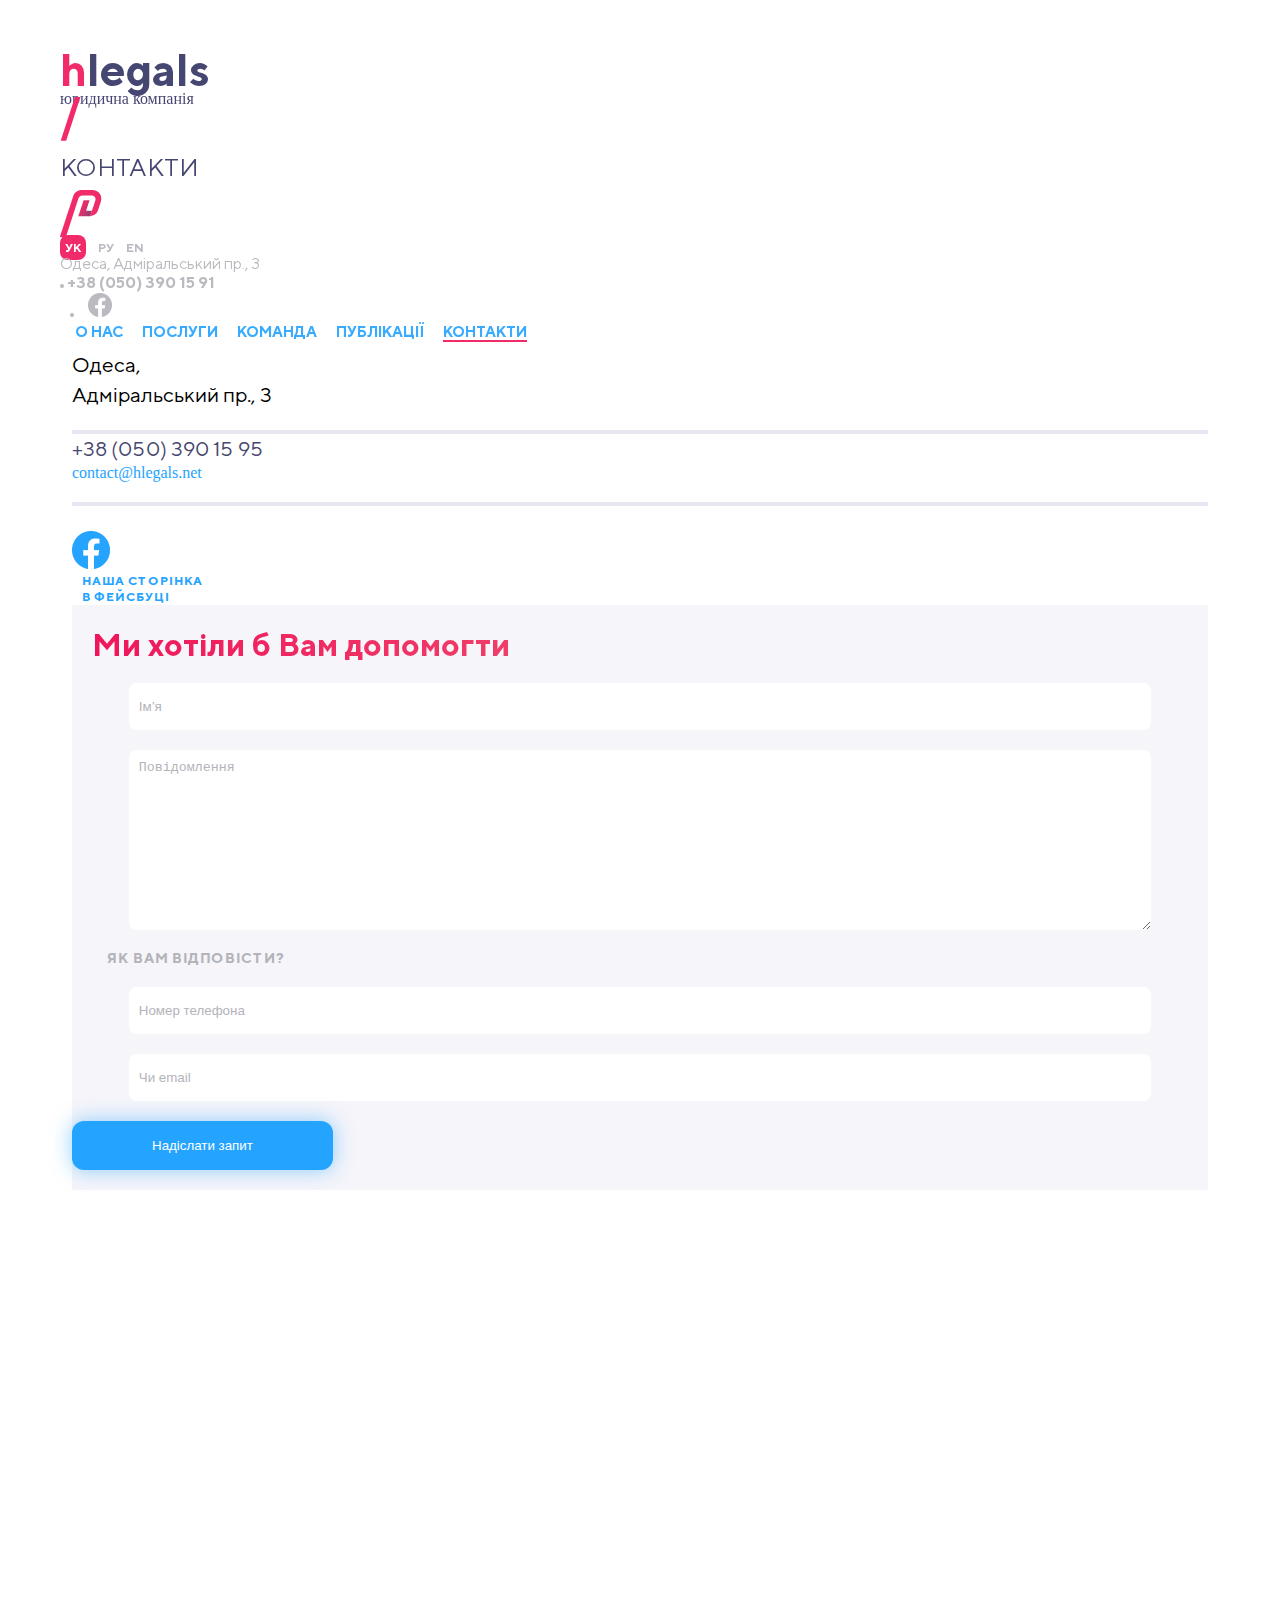
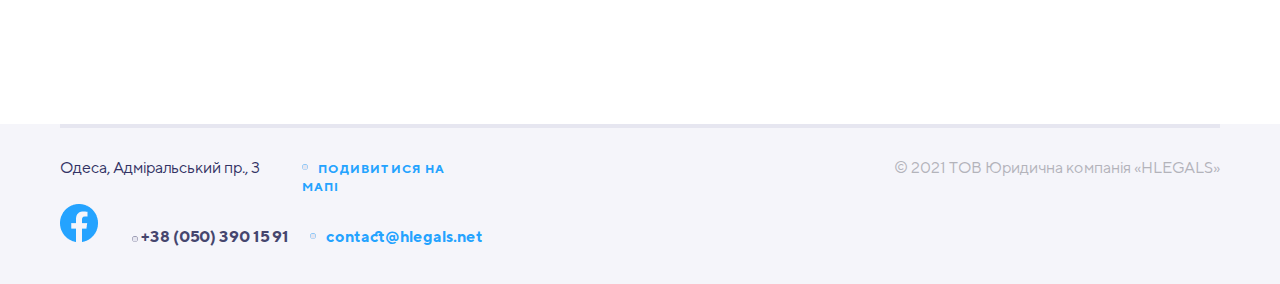
<file: contact.html>
<!DOCTYPE html>
<html lang="en">
<head>
  <meta charset="UTF-8">
  <meta http-equiv="X-UA-Compatible" content="IE=edge">
  <meta name="viewport" content="width=device-width, initial-scale=1.0">
  <title>contact</title>
  <link href="https://cdn.jsdelivr.net/npm/bootstrap@5.0.2/dist/css/bootstrap.min.css" rel="stylesheet" integrity="sha384-EVSTQN3/azprG1Anm3QDgpJLIm9Nao0Yz1ztcQTwFspd3yD65VohhpuuCOmLASjC" crossorigin="anonymous">
  <link rel="stylesheet" href="./style/index.css">
  <script src="./script.js"></script>
</head>
<body>
  <div id="progress">
    <span id="progress-value">&#x1F815;</span>
  </div>
  <div class="wrap-nav services-product-background-none">
    <div class="d-flex justify-content-between adapt-menu-about">
      <div class="d-flex">
        <div class="wrap-nav-logo width-auto">
        <a class="wrap-nav-logo-color color-legals" href="./index.html">
          <h2 class="wrap-nav-logo-name adapt-legals-about "><span>h</span>legals</h2>
          <p class="color-legals adapt-company-about" >юридична компанія</p>
        </a>
        <div class="hamburger-menu">
          <input id="menu__toggle" type="checkbox" />
          <label class="menu__btn " for="menu__toggle">
            <span class="background-color-black"></span>
          </label>
          <ul class="menu__box">
            <li class="link-menu"><a class="menu__item color-blue" href="./about.html">О НАС</a></li>
            <li class="link-menu"><a class="menu__item color-blue" href="./services.html">ПОСЛУГИ</a></li>
            <li class="link-menu"><a class="menu__item color-blue " href="./team.html">КОМАНДА</a></li>
            <li class="link-menu"><a class="menu__item color-blue" href="./publications.html">ПУБЛІКАЦІЇ</a></li>
            <li class="link-menu"><a class="menu__item color-blue active under-about" href="#">КОНТАКТИ</a></li>
          </ul>
          </div>
        </div>
        <nav class="d-flex">
          <svg class="adapt-about-us-vektor" xmlns="http://www.w3.org/2000/svg" width="22" height="44" viewBox="0 0 22 47" fill="none">
            <path fill-rule="evenodd" clip-rule="evenodd" d="M15.2268 0H21.0714L5.84464 46.8434H0L15.2268 0Z" fill="#F0145A"/>
            </svg>
            <a href="#">
              <h5 class="color-legals nav-about-ua">КОНТАКТИ</h5>
              </a>
            <svg class="adapt-about-us-vektor" xmlns="http://www.w3.org/2000/svg" width="42" height="47" viewBox="0 0 42 47" fill="none">
              <path fill-rule="evenodd" clip-rule="evenodd" d="M30.258 26.1452H18.3289L23.5851 10.1537L29.5316 10.1888L26.0787 20.7351L32.0076 20.7386L30.258 26.1452Z" fill="url(#paint0_linear_5759_3116)"/>
              <path fill-rule="evenodd" clip-rule="evenodd" d="M5.90442 46.9044H0C0 46.9044 10.7544 13.794 13.2657 6.06476C14.4406 2.44844 17.8089 0 21.6094 0H32.165C35.3482 0 38.0049 1.34505 39.6567 3.61793C41.3073 5.89094 41.7755 8.79933 40.813 11.7664C39.8492 14.7334 38.9388 17.5342 38.1055 20.1004C36.9802 23.5654 33.8628 25.953 30.2586 26.1471C30.2586 26.1471 30.24 26.1411 35.2899 10.5924C35.7358 9.22026 35.573 7.8772 34.8726 6.91395C34.1733 5.95083 32.9934 5.3808 31.4323 5.3808H22.3744C20.5959 5.3808 19.0198 6.52656 18.4696 8.21887L5.90442 46.9044Z" fill="#F0145A"/>
              <defs>
              <linearGradient id="paint0_linear_5759_3116" x1="18.328" y1="23.0823" x2="31.6" y2="30.0167" gradientUnits="userSpaceOnUse">
              <stop stop-color="#F0145A"/>
              <stop offset="1" stop-color="#693264"/>
              </linearGradient>
              </defs>
              </svg>
        </nav>
      </div>
      <div class="adapt-language align-items-center d-flex adapt-about-us">
        <div class="wrap-nav-language">
          <a class="wrap-nav-language-link color-grey active active-background " href="#">УК</a>
          <a class="wrap-nav-language-link wrap-nav-language-padding-left color-grey" href="#">РУ</a>
          <a class="wrap-nav-language-link wrap-nav-language-padding-left color-grey" href="#">EN</a>
        </div>
        <div class="wrap-nav-address">
          <p class="wrap-nav-address-odessa-bottom color-grey adapt-adress-about">Одеса, Адміральський пр., 3</p>
        </div>
        <div class="wrap-nav-number">
          <a class="grey-adapt color-grey " href="#"><svg xmlns="http://www.w3.org/2000/svg" width="4" height="4" fill="currentColor" class="adapt-number-about circle-adapt bi-circle background-color-grey" viewBox="0 0 16 16">
            <path d="M8 15A7 7 0 1 1 8 1a7 7 0 0 1 0 14zm0 1A8 8 0 1 0 8 0a8 8 0 0 0 0 16z"/>
          </svg>	+38 (050) 390 15 91</a>
        </div>
        <div class="wrap-nav-facebook adapt-facebook-about">
        <a class="color-grey" href="#"><svg xmlns="http://www.w3.org/2000/svg" width="4" height="4" fill="currentColor" class="bi bi-circle background-color-grey" viewBox="0 0 16 16">
          <path d="M8 15A7 7 0 1 1 8 1a7 7 0 0 1 0 14zm0 1A8 8 0 1 0 8 0a8 8 0 0 0 0 16z"/>
        </svg>
          <img class="wrap-nav-facebook" src="./img/fb-grey.png" alt="facebook">
        </a>
      </div>
    </div>
  </div>
  <nav>
  <div class="menu d-flex justify-content-end">
    <a class="wrap-nav-menu-link  color-blue" href="./about.html">О НАС</a>
    <a class="wrap-nav-menu-link color-blue" href="./services.html">ПОСЛУГИ</a>
    <a class="wrap-nav-menu-link color-blue" href="./team.html">КОМАНДА</a>
    <a class="wrap-nav-menu-link color-blue" href="./publications.html">ПУБЛІКАЦІЇ</a>
    <a class="wrap-nav-menu-link color-blue active under-about" href="#">КОНТАКТИ</a>
  </div>
</nav>
</div>
  <main>
  <div class="cantact-block">
    <div class="row">
      <div class="col-12 col-xxl-5 col-xl-5 col-lg-5 col-md-5">
        <p class="cantact-block-adress">Одеса, <br> Адміральський пр., 3</p>
      <div class="cantact-block-block-adr-num ">
        <a href="#">
        <p class="cantact-block-number">	+38 (050) 390 15 95</p>
        </a>
        <a href="#">
        <p class="block-user-link">contact@hlegals.net</p>
        </a>
      </div>
      <div class="cantact-block-facebook">
        <a class="d-flex align-items-center" href="#">
          <img src="./img/Facebook.png">
          <p class="cantact-block-facebook-describe ">Наша сторінка <br> в фейсбуці</p>
       </a>
      </div>
     </div>
      <div class="col-12 col-xxl-7 col-xl-7 col-lg-7 col-md-7 adapt-form">
        <div class="cantact-block-form-block">
          <form id="form-contact" action="#">
            <h3 class="cantact-block-form-title">Ми хотіли б Вам допомогти</h3>
            <input class="cantact-block-form-input" type="text" placeholder="Iм’я">
            <textarea  form="form-contact" name="text" class="cantact-block-height  cantact-block-form-input cantact-block-margin" placeholder="Повідомлення"></textarea>
            <h3 class="cantact-block-title-form-answer ">Як вам відповісти?</h3>
            <input class="cantact-block-form-input cantact-block-margin" type="number" placeholder="Номер телефона">
            <input class="cantact-block-form-input cantact-block-margin cantact-block-margin-bot" type="email" placeholder="Чи email">
            <input class="d-flex cantact-block-button cantact-block-margin" type="submit" value="Надіслати запит">
          </div>
      </div>
      </div>
  </div>
    <div class="">
      <iframe width="100%" height="450" src="https://www.google.com/maps/embed?pb=!1m18!1m12!1m3!1d2749.6395867259544!2d30.73906794322799!3d46.4360227973428!2m3!1f0!2f0!3f0!3m2!1i1024!2i768!4f13.1!3m3!1m2!1s0x40c63396894457b7%3A0x7f6c5236cbcb70c8!2z0JDQtNC80LjRgNCw0LvRjNGB0LrQuNC5INC_0YDQvtGB0L8uLCAzLCDQntC00LXRgdGB0LAsINCe0LTQtdGB0YHQutCw0Y8g0L7QsdC70LDRgdGC0YwsIDY1MDAw!5e0!3m2!1sru!2sua!4v1662719113435!5m2!1sru!2sua"  style="border:0;" allowfullscreen="" loading="lazy" referrerpolicy="no-referrer-when-downgrade"></iframe>
    </div>
  </main>
  <footer class="footer achievement-padding-footer">
    <div class="footer-first-rows-grid footer-align">
      <div class="footer-paddig-top footer-adress-colomn">
        <p class="footer-adress">Одеса, Адміральський пр., 3</p>
      </div>
      <div class="footer-paddig-top footer-map-colomn footer-margin-left-map">
        <a class="footer-map" href="#"><svg xmlns="http://www.w3.org/2000/svg" width="6" height="6" fill="currentColor" class="bi bi-circle footer-svg-margin" viewBox="0 0 16 16">
          <path d="M8 15A7 7 0 1 1 8 1a7 7 0 0 1 0 14zm0 1A8 8 0 1 0 8 0a8 8 0 0 0 0 16z"/>
        </svg>Подивитися на мапі</a>
      </div>
      <div class="footer-paddig-top adapt-company">
        <p class="footer-company">© 2021 ТОВ Юридична компанія «HLEGALS»</p>
      </div>
    </div>
    <div class="footer-second-rows-grid footer-align">
      <div class="adapat-facebook">
        <a href="#">
          <img src="./img/Facebook.png">
        </a>
      </div>
      <div class="footer-number-alighn adapt-number">
        <a class="footer-number" href="#"><svg xmlns="http://www.w3.org/2000/svg" width="6" height="6" fill="currentColor" class="bi bi-circle" viewBox="0 0 16 16">
          <path d="M8 15A7 7 0 1 1 8 1a7 7 0 0 1 0 14zm0 1A8 8 0 1 0 8 0a8 8 0 0 0 0 16z"/>
        </svg>	+38 (050) 390 15 91</a>
      </div>
      <div class="">
        <a class="footer-contact" href="#"><svg xmlns="http://www.w3.org/2000/svg" width="6" height="6" fill="currentColor" class="bi bi-circle footer-svg-margin" viewBox="0 0 16 16">
          <path d="M8 15A7 7 0 1 1 8 1a7 7 0 0 1 0 14zm0 1A8 8 0 1 0 8 0a8 8 0 0 0 0 16z"/>
        </svg>contact@hlegals.net</a>
      </div>
    </div>
  </footer>
  <script src="https://cdn.jsdelivr.net/npm/@popperjs/core@2.9.2/dist/umd/popper.min.js" integrity="sha384-IQsoLXl5PILFhosVNubq5LC7Qb9DXgDA9i+tQ8Zj3iwWAwPtgFTxbJ8NT4GN1R8p" crossorigin="anonymous"></script>
  <script src="https://cdn.jsdelivr.net/npm/bootstrap@5.0.2/dist/js/bootstrap.min.js" integrity="sha384-cVKIPhGWiC2Al4u+LWgxfKTRIcfu0JTxR+EQDz/bgldoEyl4H0zUF0QKbrJ0EcQF" crossorigin="anonymous"></script>
</body>
</html>
</file>
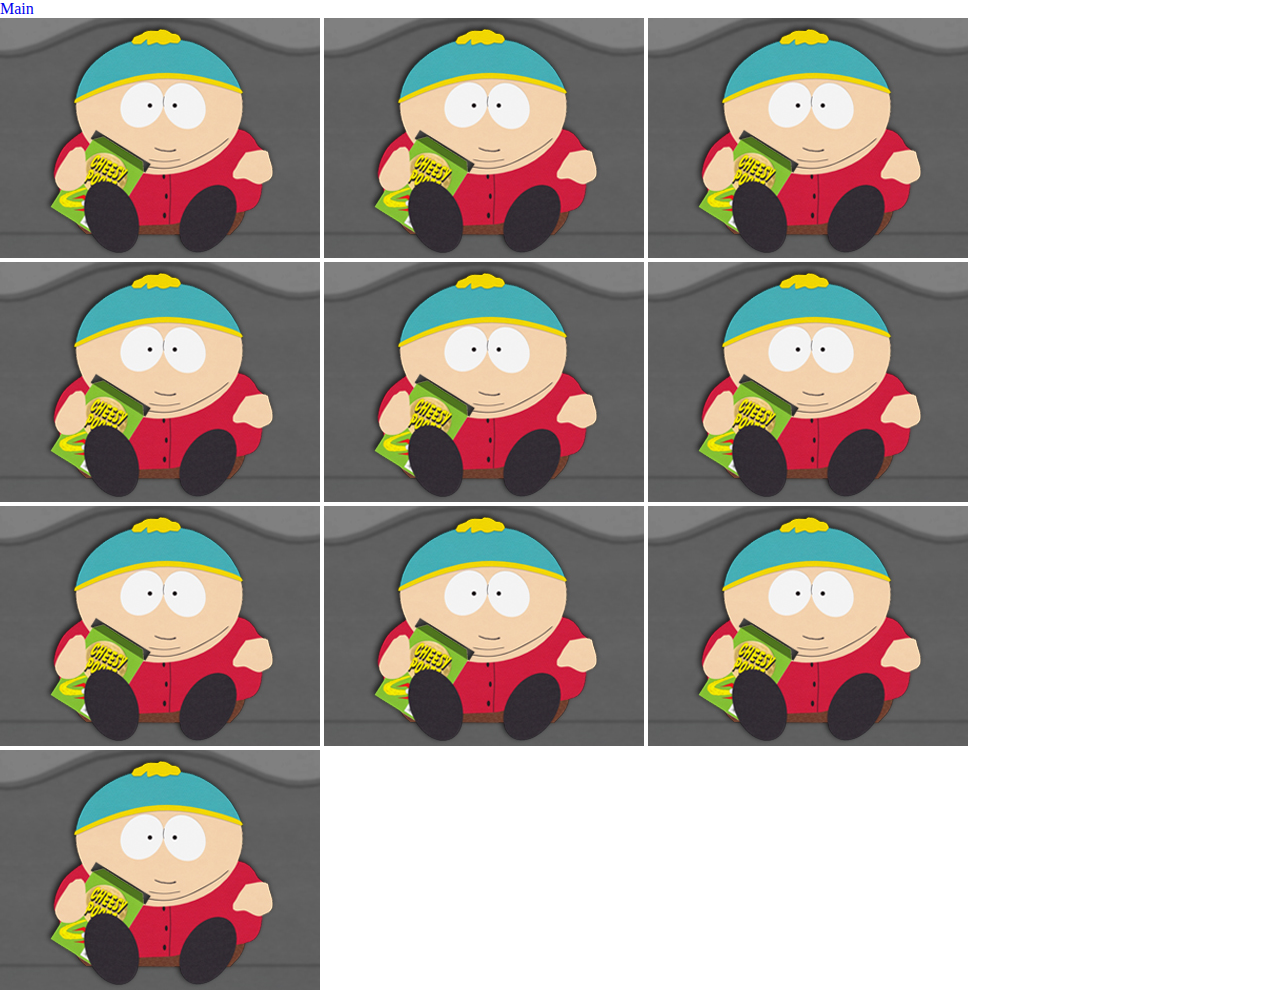
<file: gallery.html>
<!DOCTYPE html>
<html lang="en">
<head>
  <meta charset="UTF-8">
  <meta http-equiv="X-UA-Compatible" content="IE=edge">
  <meta name="viewport" content="width=device-width, initial-scale=1.0">
  <title>Gallery</title>
  <link rel="stylesheet" href="./style.css">
</head>
<body>
  <header>
    <nav>
      <ul>
        <li><a href="./index.html">Main</a></li>
      </ul>
    </nav>
  </header>
  <main>
    <div class="photo">
      <img src="./img/cartman.jpg">
      <img src="./img/cartman.jpg">
      <img src="./img/cartman.jpg">
      <img src="./img/cartman.jpg">
      <img src="./img/cartman.jpg">
      <img src="./img/cartman.jpg">
      <img src="./img/cartman.jpg">
      <img src="./img/cartman.jpg">
      <img src="./img/cartman.jpg">
      <img src="./img/cartman.jpg">
    </div>
  </main>
</body>
</html>
</file>
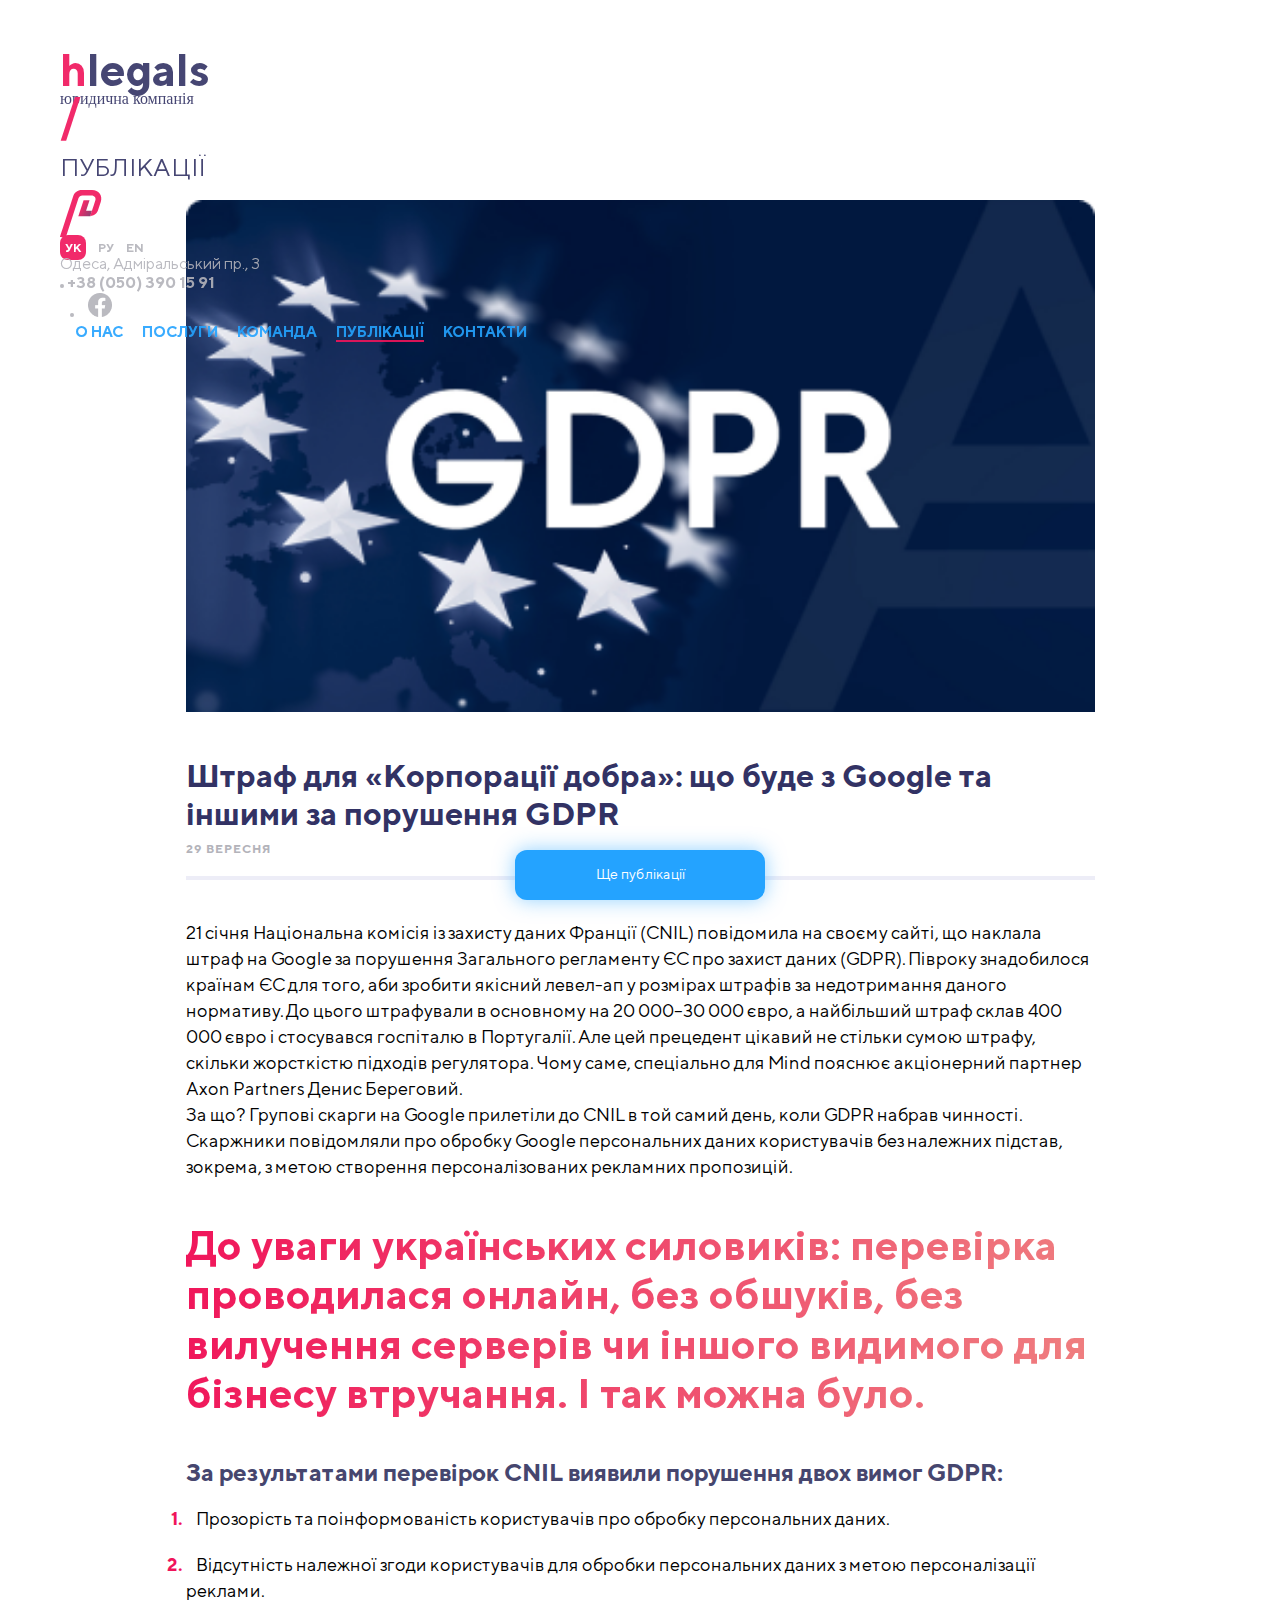
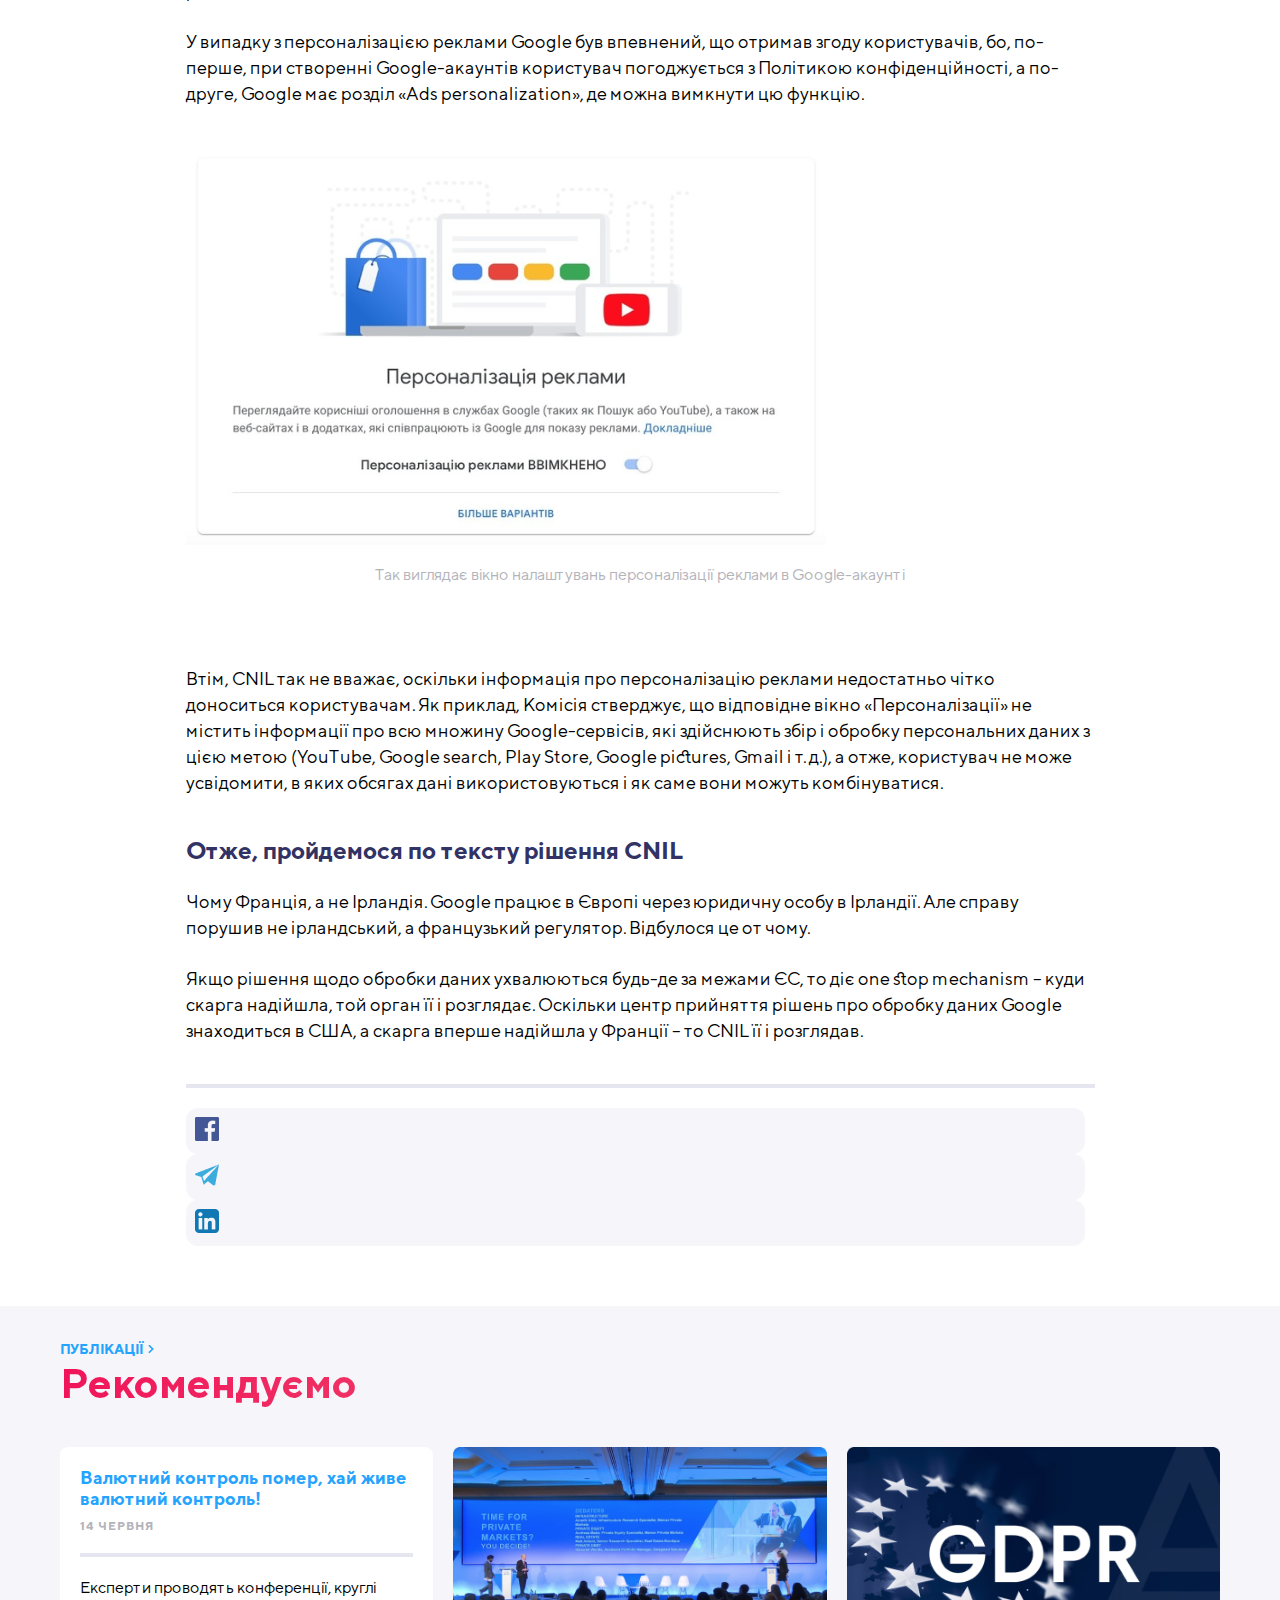
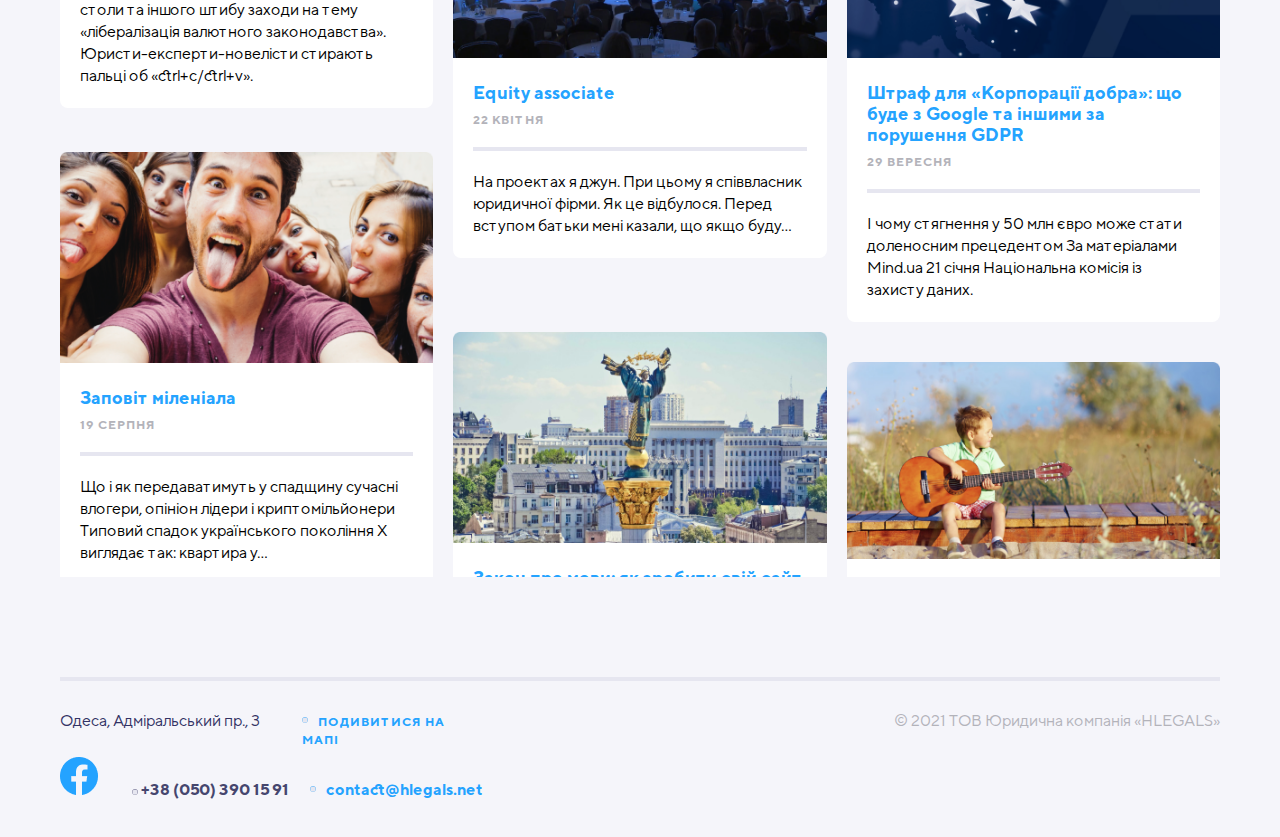
<file: publications-page.html>
<!DOCTYPE html>
<html lang="en">
<head>
  <meta charset="UTF-8">
  <meta http-equiv="X-UA-Compatible" content="IE=edge">
  <meta name="viewport" content="width=device-width, initial-scale=1.0">
  <title>publications-page</title>
  <link href="https://cdn.jsdelivr.net/npm/bootstrap@5.0.2/dist/css/bootstrap.min.css" rel="stylesheet" integrity="sha384-EVSTQN3/azprG1Anm3QDgpJLIm9Nao0Yz1ztcQTwFspd3yD65VohhpuuCOmLASjC" crossorigin="anonymous">
  <link rel="stylesheet" href="./style/index.css">
  <script src="./script.js"></script>
</head>
<body>
  <div id="progress">
    <span id="progress-value">&#x1F815;</span>
  </div>
  <div  class="wrap-nav services-product-background-none">
    <div  class="d-flex justify-content-between adapt-menu-about">
      <div class="d-flex">
        <div  class="wrap-nav-logo width-auto">
        <a class="wrap-nav-logo-color color-legals" href="./index.html">
          <h2 class="wrap-nav-logo-name adapt-legals-about "><span>h</span>legals</h2>
          <p class="color-legals adapt-company-about" >юридична компанія</p>
        </a>
        <div class="hamburger-menu">
          <input id="menu__toggle" type="checkbox" />
          <label class="menu__btn " for="menu__toggle">
            <span class="background-color-black"></span>
          </label>
          <ul class="menu__box">
            <li class="link-menu"><a class="menu__item color-blue" href="./about.html">О НАС</a></li>
            <li class="link-menu"><a class="menu__item color-blue" href="./services.html">ПОСЛУГИ</a></li>
            <li class="link-menu"><a class="menu__item color-blue" href="./team.html">КОМАНДА</a></li>
            <li class="link-menu"><a class="menu__item color-blue active under-about" href="./publications.html">ПУБЛІКАЦІЇ</a></li>
            <li class="link-menu"><a class="menu__item color-blue" href="./contact.html">КОНТАКТИ</a></li>
          </ul>
          </div>
        </div>
        <nav class="d-flex">
          <svg class="adapt-about-us-vektor" xmlns="http://www.w3.org/2000/svg" width="22" height="44" viewBox="0 0 22 47" fill="none">
            <path fill-rule="evenodd" clip-rule="evenodd" d="M15.2268 0H21.0714L5.84464 46.8434H0L15.2268 0Z" fill="#F0145A"/>
            </svg>
            <a href="#">
              <h5 class="color-legals nav-about-ua">ПУБЛІКАЦІЇ</h5>
              </a>
            <svg class="adapt-about-us-vektor" xmlns="http://www.w3.org/2000/svg" width="42" height="47" viewBox="0 0 42 47" fill="none">
              <path fill-rule="evenodd" clip-rule="evenodd" d="M30.258 26.1452H18.3289L23.5851 10.1537L29.5316 10.1888L26.0787 20.7351L32.0076 20.7386L30.258 26.1452Z" fill="url(#paint0_linear_5759_3116)"/>
              <path fill-rule="evenodd" clip-rule="evenodd" d="M5.90442 46.9044H0C0 46.9044 10.7544 13.794 13.2657 6.06476C14.4406 2.44844 17.8089 0 21.6094 0H32.165C35.3482 0 38.0049 1.34505 39.6567 3.61793C41.3073 5.89094 41.7755 8.79933 40.813 11.7664C39.8492 14.7334 38.9388 17.5342 38.1055 20.1004C36.9802 23.5654 33.8628 25.953 30.2586 26.1471C30.2586 26.1471 30.24 26.1411 35.2899 10.5924C35.7358 9.22026 35.573 7.8772 34.8726 6.91395C34.1733 5.95083 32.9934 5.3808 31.4323 5.3808H22.3744C20.5959 5.3808 19.0198 6.52656 18.4696 8.21887L5.90442 46.9044Z" fill="#F0145A"/>
              <defs>
              <linearGradient id="paint0_linear_5759_3116" x1="18.328" y1="23.0823" x2="31.6" y2="30.0167" gradientUnits="userSpaceOnUse">
              <stop stop-color="#F0145A"/>
              <stop offset="1" stop-color="#693264"/>
              </linearGradient>
              </defs>
              </svg>
        </nav>
      </div>
      <div class="adapt-language align-items-center d-flex adapt-about-us">
        <div class="wrap-nav-language">
          <a class="wrap-nav-language-link color-grey active active-background " href="#">УК</a>
          <a class="wrap-nav-language-link wrap-nav-language-padding-left color-grey" href="#">РУ</a>
          <a class="wrap-nav-language-link wrap-nav-language-padding-left color-grey" href="#">EN</a>
        </div>
        <div class="wrap-nav-address">
          <p class="wrap-nav-address-odessa-bottom color-grey adapt-adress-about">Одеса, Адміральський пр., 3</p>
        </div>
        <div class="wrap-nav-number">
          <a class="grey-adapt color-grey " href="#"><svg xmlns="http://www.w3.org/2000/svg" width="4" height="4" fill="currentColor" class="adapt-number-about circle-adapt bi-circle background-color-grey" viewBox="0 0 16 16">
            <path d="M8 15A7 7 0 1 1 8 1a7 7 0 0 1 0 14zm0 1A8 8 0 1 0 8 0a8 8 0 0 0 0 16z"/>
          </svg>	+38 (050) 390 15 91</a>
        </div>
        <div class="wrap-nav-facebook adapt-facebook-about">
        <a class="color-grey" href="#"><svg xmlns="http://www.w3.org/2000/svg" width="4" height="4" fill="currentColor" class="bi bi-circle background-color-grey" viewBox="0 0 16 16">
          <path d="M8 15A7 7 0 1 1 8 1a7 7 0 0 1 0 14zm0 1A8 8 0 1 0 8 0a8 8 0 0 0 0 16z"/>
        </svg>
          <img class="wrap-nav-facebook" src="./img/fb-grey.png" alt="facebook">
        </a>
      </div>
    </div>
  </div>
  <nav>
  <div class="menu d-flex justify-content-end">
    <a class="wrap-nav-menu-link color-blue" href="./about.html">О НАС</a>
    <a class="wrap-nav-menu-link color-blue" href="./services.html">ПОСЛУГИ</a>
    <a class="wrap-nav-menu-link color-blue" href="./team.html">КОМАНДА</a>
    <a class="wrap-nav-menu-link color-blue active under-about" href="./publications.html">ПУБЛІКАЦІЇ</a>
    <a class="wrap-nav-menu-link color-blue" href="./contact.html">КОНТАКТИ</a>
  </div>
</nav>
</div>
  <main>
    <div class="publications-page">
      <div class="margin publications-page-img">
        <img class="publications-page-img adapt-img-publick" src="./img/GDPR.png">
        <div class="adapt-text-publick">
        <h2 class="publications-page-title">Штраф для «Корпорації добра»: що буде з Google та іншими за порушення GDPR</h2>
        <p class="publications-page-data">29 вересня</p>
        <p class="publications-page-describe publications-page-describepadding-top">21 січня Національна комісія із захисту даних Франції (СNIL) повідомила на своєму сайті, що наклала штраф на Google за порушення Загального регламенту ЄС про захист даних (GDPR). Півроку знадобилося країнам ЄС для того, аби зробити якісний левел-ап у розмірах штрафів за недотримання даного нормативу. До цього штрафували в основному на 20 000–30 000 євро, а найбільший штраф склав 400 000 євро і стосувався госпіталю в Португалії. Але цей прецедент цікавий не стільки сумою штрафу, скільки жорсткістю підходів регулятора. Чому саме, спеціально для Mind пояснює акціонерний партнер Axon Partners Денис Береговий.</p>
        <p class="publications-page-describe">За що? Групові скарги на Google прилетіли до СNIL в той самий день, коли GDPR набрав чинності. Скаржники повідомляли про обробку Google персональних даних користувачів без належних підстав, зокрема, з метою створення персоналізованих рекламних пропозицій.</p>
        <h2 class="publications-page-block-padding wrap-describe-service publications-p-b-t adapt-sice-publick">До уваги українських силовиків: перевірка проводилася онлайн, без обшуків, без вилучення серверів чи іншого видимого для бізнесу втручання. І так можна було.</h2>
        <h3 class="publications-page-text-result">За результатами перевірок СNIL виявили порушення двох вимог GDPR:</h3>
        <ol>
          <li class="publications-page-list"><span class="publications-page-text-list">Прозорість та поінформованість користувачів про обробку персональних даних.</span></li>
          <li class="publications-page-list"><span class="publications-page-text-list">Відсутність належної згоди користувачів для обробки персональних даних з метою персоналізації  реклами.</span></li>
        </ol>
        <p class="publications-page-own-text">У випадку з персоналізацією реклами Google був впевнений, що отримав згоду користувачів, бо, по-перше, при створенні Google-aкаунтів користувач погоджується з Політикою конфіденційності, а по-друге, Google має розділ «Ads personalization», де можна вимкнути цю функцію.</p>
        <img class="width-100 publications-page-block-padding d-flex margin" src="./img/advertizing.png">
        <p class="publications-page-describe-img-2">Так виглядає вікно налаштувань персоналізації реклами в Google-акаунті</p>
        <p class="publications-page-block-padding publications-page-own-text">Втім, CNIL так не вважає, оскільки інформація про персоналізацію реклами недостатньо чітко доноситься користувачам. Як приклад, Комісія стверджує, що відповідне вікно «Персоналізації» не містить інформації про всю множину Google-сервісів, які здійснюють збір і обробку персональних даних з цією метою (YouТube, Google search, Play Store, Google pictures, Gmail і т. д.), а отже, користувач не може усвідомити, в яких обсягах дані використовуються і як саме вони можуть комбінуватися.</p>
        <h3 class="publications-page-block-padding publications-page-text-chil">Отже, пройдемося по тексту рішення СNIL</h3>
        <p class="publications-page-own-text">Чому Франція, а не Ірландія. Google працює в Європі через юридичну особу в Ірландії. Але справу порушив не ірландський, а французький регулятор. Відбулося це от чому.</p>
        <p class="publications-page-own-text publications-page-border-bottom">Якщо рішення щодо обробки даних ухвалюються будь-де за межами ЄС, то діє one stop mechanism – куди скарга надійшла, той орган її і розглядає. Оскільки центр прийняття рішень про обробку даних Google знаходиться в США, а скарга вперше надійшла у Франції – то CNIL її і розглядав.</p>
        <div class="d-flex publications-page-icons-block">
          <div class="publications-page-icons-block-icon">
            <a href="#">
              <img src="./img/icons/icon-fb.png">
            </a>
          </div>
          <div class="publications-page-icons-block-icon">
            <a href="#">
              <img src="./img/icons/icon-tg.png">
            </a>
          </div>
          <div class="publications-page-icons-block-icon">
            <a href="#">
              <img src="./img/icons/icon-in.png">
            </a>
          </div>
          </div>
        </div>
      </div>
    </div>
    <!-- Рекомендуємо -->
    <div class="publications position-relative ">
      <div class="publications-padding">
        <div class="row">
         <div class="col-12 col-xxl-2  col-xl-2 col-lg-2 col-md-2">
          <a href="#">
            <h3 class="publications-title-link">Публікації<svg xmlns="http://www.w3.org/2000/svg" width="14" height="10" viewBox="0 0 8 12" fill="none">
              <path d="M1.5 1.5L6 6L1.5 10.5" stroke="#24A3FF" stroke-width="2"></path></svg></h3>
          </a>
        </div>
        <div class="col-12">
          <h2 class="wrap-describe-service publications-p-b-t">Рекомендуємо</h2>
        </div>
    </div>
      <div class="publications-cards">
        <a href="#">
        <div class="publications-card publications-card-pading">
          <h4 class="publications-title-text">Валютний контроль помер, хай живе валютний контроль!</h4>
          <p class="publications-dis-text">14 червня</p>
          <p class="publications-dis-bot-text">Експерти проводять конференції, круглі столи та іншого штибу заходи на тему «лібералізація валютного законодавства». Юристи-експерти-новелісти стирають пальці об «ctrl+c/ctrl+v».</p>
        </div>
        </a>
        <a href="#">
          <div class="publications-cards-card-2">
            <div class="publications-card">
              <img class="publications-cards-img " src="./img/Equity-associate.png">
              <div class="publications-card-pading">
              <h4 class="publications-title-text">Equity associate</h4>
              <p class="publications-dis-text">22 квітня</p>
              <p class="publications-dis-bot-text">На проектах я джун. При цьому я співвласник юридичної фірми. Як це відбулося. Перед вступом батьки мені казали, що якщо буду…</p>
              </div>
            </div>
          </div>
        </a>
        <a href="#">
          <div class="publications-cards-card-3">
            <div class="publications-card">
              <img class="publications-cards-img " src="./img/GDPR.png">
              <div class="publications-card-pading">
              <h4 class="publications-title-text">Штраф для «Корпорації добра»: що буде з Google та іншими за порушення GDPR</h4>
              <p class="publications-dis-text">29 вересня</p>
              <p class="publications-dis-bot-text">І чому стягнення у 50 млн євро може стати доленосним прецедентом За матеріалами Mind.ua 21 січня Національна комісія із захисту даних.</p>
              </div>
            </div>
          </div>
        </a>
        <a href="#">
          <div class="publications-cards-card-4">
            <div class="publications-card">
              <img class="publications-cards-img " src="./img/people.png">
              <div class="publications-card-pading">
              <h4 class="publications-title-text">Заповіт міленіала</h4>
              <p class="publications-dis-text">19 серпня</p>
              <p class="publications-dis-bot-text">Що і як передаватимуть у спадщину сучасні влогери, опініон лідери і криптомільйонери Типовий спадок українського покоління Х виглядає так: квартира у…</p>
              </div>
            </div>
          </div>
        </a>
        <a href="#">
          <div class="publications-cards-card-5">
            <div class="publications-card">
              <img class="publications-cards-img " src="./img/card-5.png">
              <div class="publications-card-pading">
              <h4 class="publications-title-text">Закон про мови: як зробити свій сайт відповідним</h4>
              <p class="publications-dis-text">19 серпня</p>
              <p class="publications-dis-bot-text">Наталія Кирик, керівник контент студії Wordfactory.ua По-перше, це красиво! Це аргумент номер один на користь україномовного сайту. По-друге, це ефективно. У…</p>
              </div>
            </div>
          </div>
        </a>
        <a href="#">
          <div class="publications-cards-card-6">
            <div class="publications-card">
              <img class="publications-cards-img " src="./img/card-6.png">
              <div class="publications-card-pading">
              <h4 class="publications-title-text">Компенсація витрат на навчання дитини в дитячому садку та школі</h4>
              <p class="publications-dis-text">5 Лютого 2018</p>
              <p class="publications-dis-bot-text">Про що йде мова В червні цього року Верховна Рада внесла зміни до Податкового кодексу України. Відтепер батьки, які отримують офіційну…</p>
              </div>
            </div>
          </div>
        </a>
        </div>
      </div>
      <div class="position-absolute publications-blure-block">
        <a href="#">
          <div class="publications-button"><p>Ще публікації</p></div>
        </a>
      </div>
  </main>
  <footer class="footer achievement-padding-footer">
    <div class="footer-first-rows-grid footer-align">
      <div class="footer-paddig-top footer-adress-colomn">
        <p class="footer-adress">Одеса, Адміральський пр., 3</p>
      </div>
      <div class="footer-paddig-top footer-map-colomn footer-margin-left-map">
        <a class="footer-map" href="#"><svg xmlns="http://www.w3.org/2000/svg" width="6" height="6" fill="currentColor" class="bi bi-circle footer-svg-margin" viewBox="0 0 16 16">
          <path d="M8 15A7 7 0 1 1 8 1a7 7 0 0 1 0 14zm0 1A8 8 0 1 0 8 0a8 8 0 0 0 0 16z"/>
        </svg>Подивитися на мапі</a>
      </div>
      <div class="footer-paddig-top adapt-company">
        <p class="footer-company">© 2021 ТОВ Юридична компанія «HLEGALS»</p>
      </div>
    </div>
    <div class="footer-second-rows-grid footer-align">
      <div class="adapat-facebook">
        <a href="#">
          <img src="./img/Facebook.png">
        </a>
      </div>
      <div class="footer-number-alighn adapt-number">
        <a class="footer-number" href="#"><svg xmlns="http://www.w3.org/2000/svg" width="6" height="6" fill="currentColor" class="bi bi-circle" viewBox="0 0 16 16">
          <path d="M8 15A7 7 0 1 1 8 1a7 7 0 0 1 0 14zm0 1A8 8 0 1 0 8 0a8 8 0 0 0 0 16z"/>
        </svg>	+38 (050) 390 15 91</a>
      </div>
      <div class="">
        <a class="footer-contact" href="#"><svg xmlns="http://www.w3.org/2000/svg" width="6" height="6" fill="currentColor" class="bi bi-circle footer-svg-margin" viewBox="0 0 16 16">
          <path d="M8 15A7 7 0 1 1 8 1a7 7 0 0 1 0 14zm0 1A8 8 0 1 0 8 0a8 8 0 0 0 0 16z"/>
        </svg>contact@hlegals.net</a>
      </div>
    </div>
  </footer>
  <script src="https://cdn.jsdelivr.net/npm/@popperjs/core@2.9.2/dist/umd/popper.min.js" integrity="sha384-IQsoLXl5PILFhosVNubq5LC7Qb9DXgDA9i+tQ8Zj3iwWAwPtgFTxbJ8NT4GN1R8p" crossorigin="anonymous"></script>
  <script src="https://cdn.jsdelivr.net/npm/bootstrap@5.0.2/dist/js/bootstrap.min.js" integrity="sha384-cVKIPhGWiC2Al4u+LWgxfKTRIcfu0JTxR+EQDz/bgldoEyl4H0zUF0QKbrJ0EcQF" crossorigin="anonymous"></script>
</body>
</html>
</file>
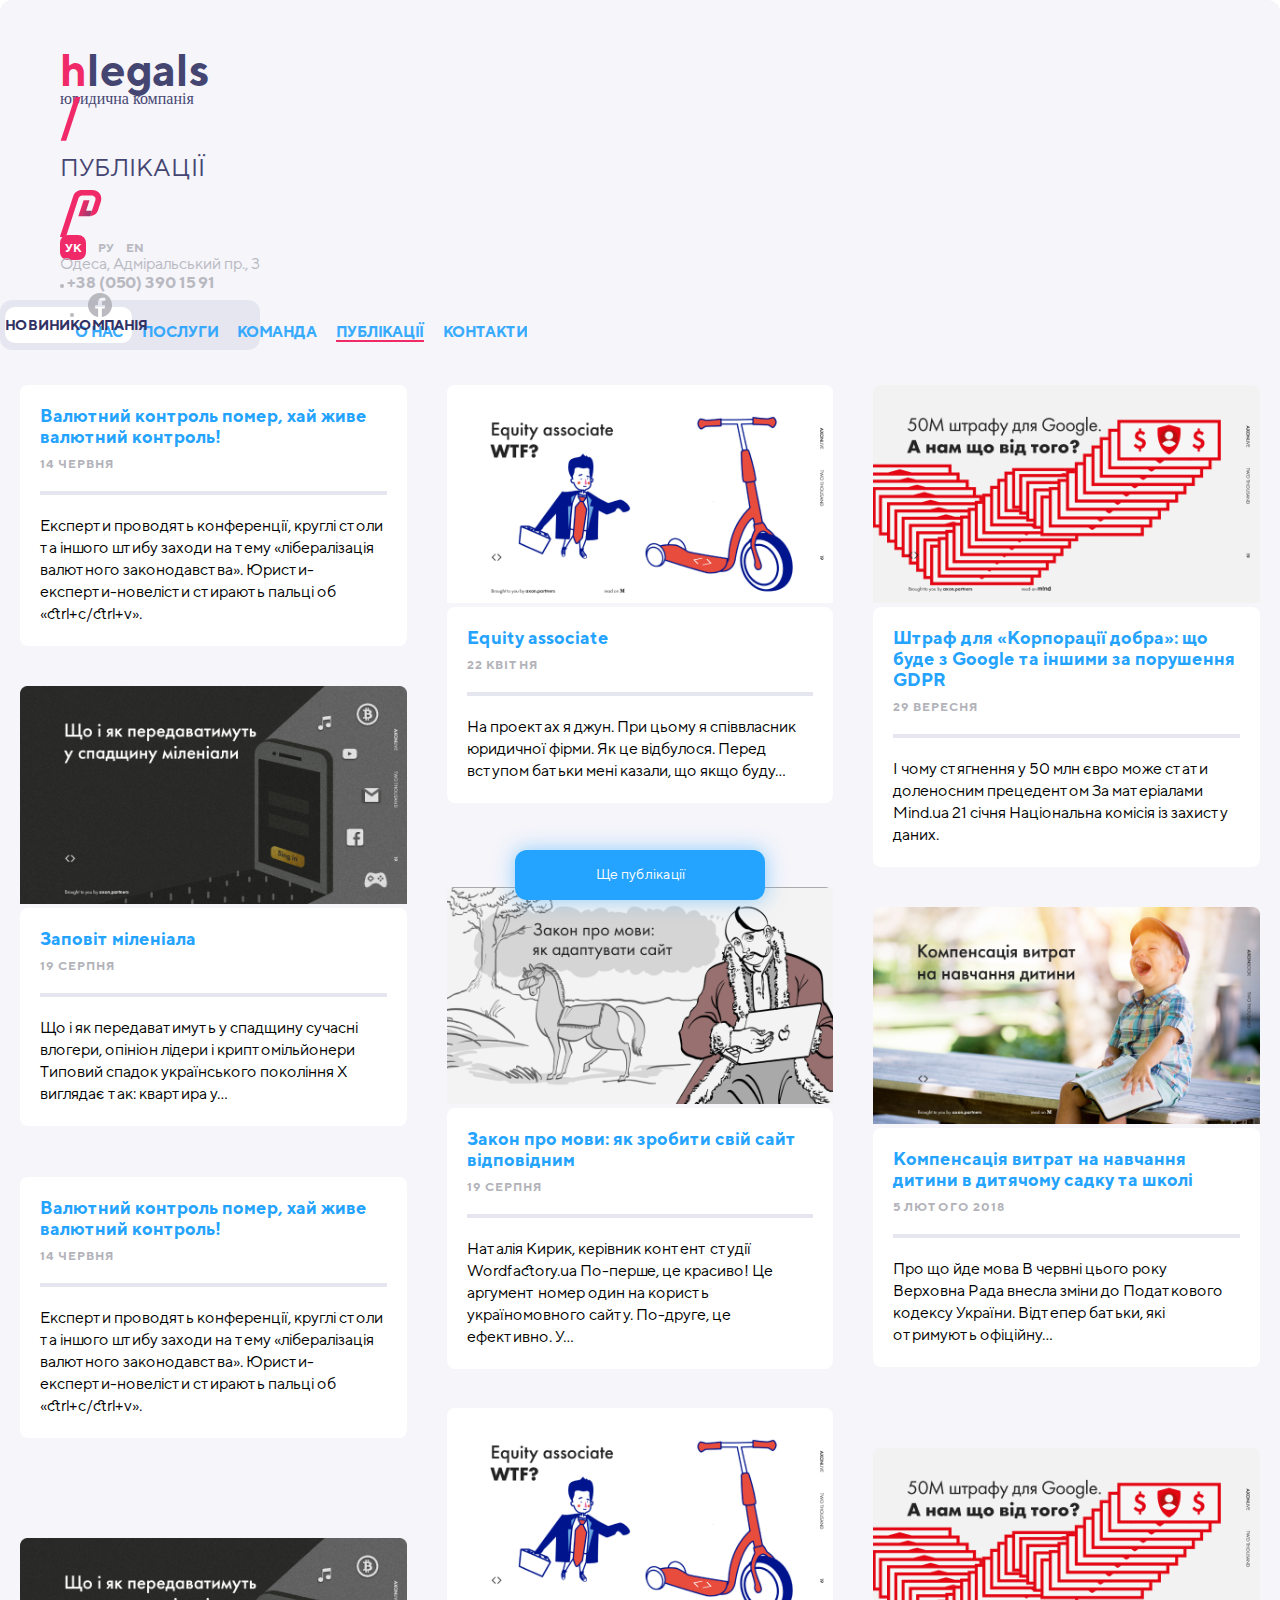
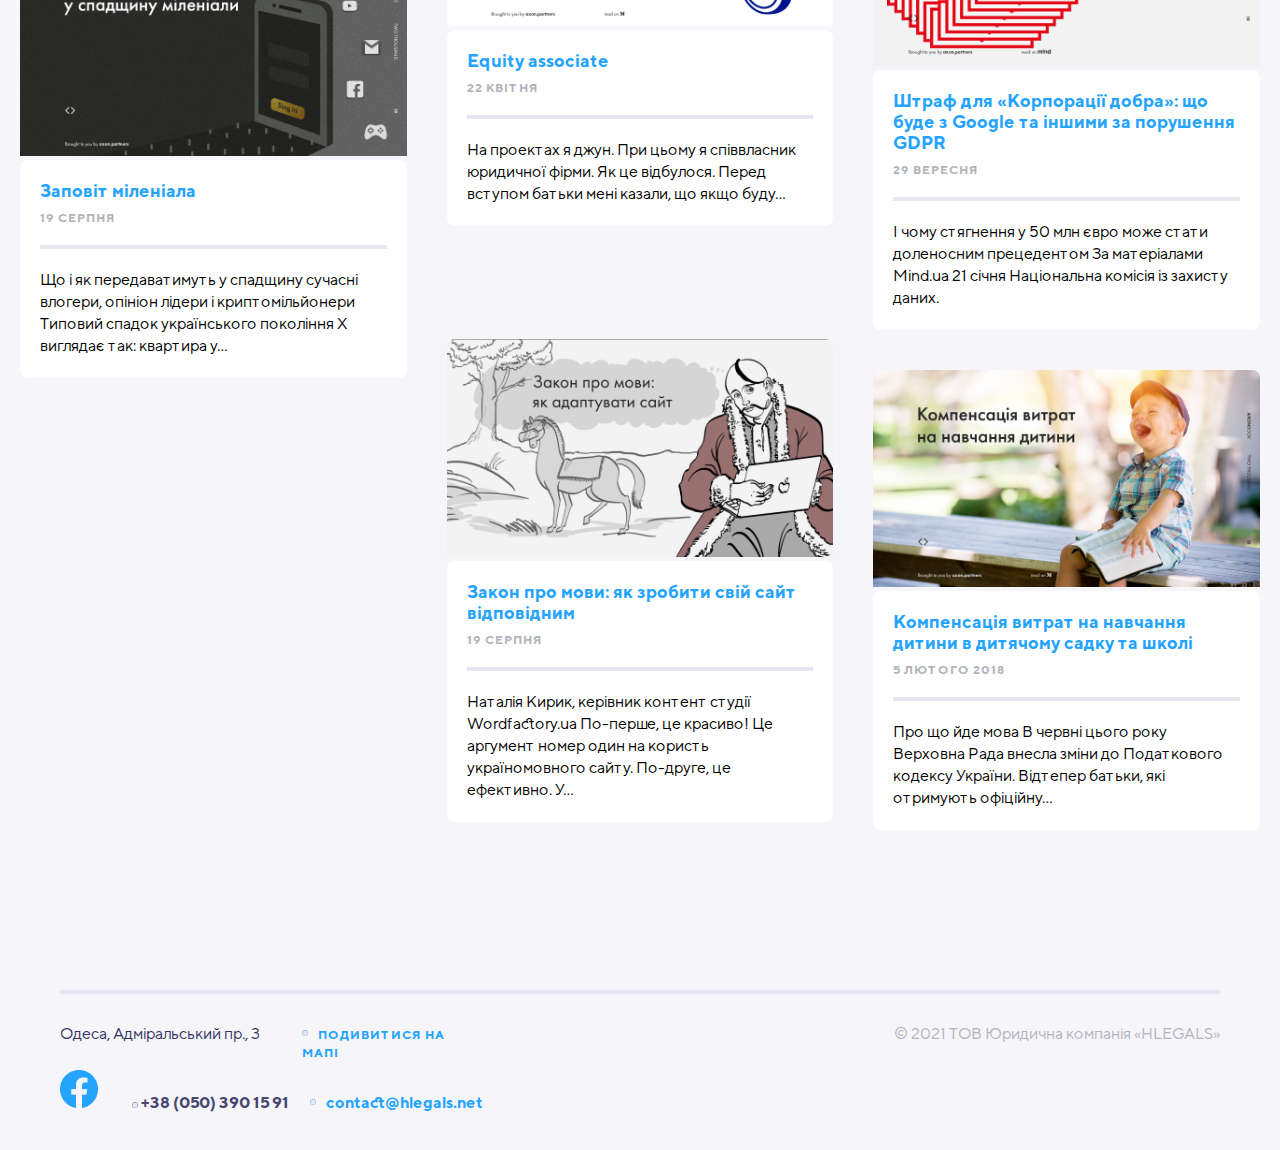
<file: publications.html>
<!DOCTYPE html>
<html lang="en">
<head>
  <meta charset="UTF-8">
  <meta http-equiv="X-UA-Compatible" content="IE=edge">
  <meta name="viewport" content="width=device-width, initial-scale=1.0">
  <title>publications</title>
  <link href="https://cdn.jsdelivr.net/npm/bootstrap@5.0.2/dist/css/bootstrap.min.css" rel="stylesheet" integrity="sha384-EVSTQN3/azprG1Anm3QDgpJLIm9Nao0Yz1ztcQTwFspd3yD65VohhpuuCOmLASjC" crossorigin="anonymous">
  <link rel="stylesheet" href="./style/index.css">
  <script src="./script.js"></script>
</head>
<body>
  <div id="progress">
    <span id="progress-value">&#x1F815;</span>
  </div>
  <div class="wrap-nav services-product-background-none">
    <div class="d-flex justify-content-between adapt-menu-about">
      <div class="d-flex">
        <div class="wrap-nav-logo width-auto">
        <a class="wrap-nav-logo-color color-legals" href="./index.html">
          <h2 class="wrap-nav-logo-name adapt-legals-about "><span>h</span>legals</h2>
          <p class="color-legals adapt-company-about" >юридична компанія</p>
        </a>
        <div class="hamburger-menu">
          <input id="menu__toggle" type="checkbox" />
          <label class="menu__btn " for="menu__toggle">
            <span class="background-color-black"></span>
          </label>
          <ul class="menu__box">
            <li class="link-menu"><a class="menu__item color-blue" href="./about.html">О НАС</a></li>
            <li class="link-menu"><a class="menu__item color-blue" href="./services.html">ПОСЛУГИ</a></li>
            <li class="link-menu"><a class="menu__item color-blue" href="./team.html">КОМАНДА</a></li>
            <li class="link-menu"><a class="menu__item color-blue active under-about" href="#">ПУБЛІКАЦІЇ</a></li>
            <li class="link-menu"><a class="menu__item color-blue" href="./contact.html">КОНТАКТИ</a></li>
          </ul>
          </div>
        </div>
        <nav class="d-flex">
          <svg class="adapt-about-us-vektor" xmlns="http://www.w3.org/2000/svg" width="22" height="44" viewBox="0 0 22 47" fill="none">
            <path fill-rule="evenodd" clip-rule="evenodd" d="M15.2268 0H21.0714L5.84464 46.8434H0L15.2268 0Z" fill="#F0145A"/>
            </svg>
            <a href="#">
              <h5 class="color-legals nav-about-ua">ПУБЛІКАЦІЇ</h5>
              </a>
            <svg class="adapt-about-us-vektor" xmlns="http://www.w3.org/2000/svg" width="42" height="47" viewBox="0 0 42 47" fill="none">
              <path fill-rule="evenodd" clip-rule="evenodd" d="M30.258 26.1452H18.3289L23.5851 10.1537L29.5316 10.1888L26.0787 20.7351L32.0076 20.7386L30.258 26.1452Z" fill="url(#paint0_linear_5759_3116)"/>
              <path fill-rule="evenodd" clip-rule="evenodd" d="M5.90442 46.9044H0C0 46.9044 10.7544 13.794 13.2657 6.06476C14.4406 2.44844 17.8089 0 21.6094 0H32.165C35.3482 0 38.0049 1.34505 39.6567 3.61793C41.3073 5.89094 41.7755 8.79933 40.813 11.7664C39.8492 14.7334 38.9388 17.5342 38.1055 20.1004C36.9802 23.5654 33.8628 25.953 30.2586 26.1471C30.2586 26.1471 30.24 26.1411 35.2899 10.5924C35.7358 9.22026 35.573 7.8772 34.8726 6.91395C34.1733 5.95083 32.9934 5.3808 31.4323 5.3808H22.3744C20.5959 5.3808 19.0198 6.52656 18.4696 8.21887L5.90442 46.9044Z" fill="#F0145A"/>
              <defs>
              <linearGradient id="paint0_linear_5759_3116" x1="18.328" y1="23.0823" x2="31.6" y2="30.0167" gradientUnits="userSpaceOnUse">
              <stop stop-color="#F0145A"/>
              <stop offset="1" stop-color="#693264"/>
              </linearGradient>
              </defs>
              </svg>
        </nav>
      </div>
      <div class="adapt-language align-items-center d-flex adapt-about-us">
        <div class="wrap-nav-language">
          <a class="wrap-nav-language-link color-grey active active-background " href="#">УК</a>
          <a class="wrap-nav-language-link wrap-nav-language-padding-left color-grey" href="#">РУ</a>
          <a class="wrap-nav-language-link wrap-nav-language-padding-left color-grey" href="#">EN</a>
        </div>
        <div class="wrap-nav-address">
          <p class="wrap-nav-address-odessa-bottom color-grey adapt-adress-about">Одеса, Адміральський пр., 3</p>
        </div>
        <div class="wrap-nav-number">
          <a class="grey-adapt color-grey " href="#"><svg xmlns="http://www.w3.org/2000/svg" width="4" height="4" fill="currentColor" class="adapt-number-about circle-adapt bi-circle background-color-grey" viewBox="0 0 16 16">
            <path d="M8 15A7 7 0 1 1 8 1a7 7 0 0 1 0 14zm0 1A8 8 0 1 0 8 0a8 8 0 0 0 0 16z"/>
          </svg>	+38 (050) 390 15 91</a>
        </div>
        <div class="wrap-nav-facebook adapt-facebook-about">
        <a class="color-grey" href="#"><svg xmlns="http://www.w3.org/2000/svg" width="4" height="4" fill="currentColor" class="bi bi-circle background-color-grey" viewBox="0 0 16 16">
          <path d="M8 15A7 7 0 1 1 8 1a7 7 0 0 1 0 14zm0 1A8 8 0 1 0 8 0a8 8 0 0 0 0 16z"/>
        </svg>
          <img class="wrap-nav-facebook" src="./img/fb-grey.png" alt="facebook">
        </a>
      </div>
    </div>
  </div>
  <nav>
  <div class="menu d-flex justify-content-end">
    <a class="wrap-nav-menu-link color-blue" href="./about.html">О НАС</a>
    <a class="wrap-nav-menu-link color-blue" href="./services.html">ПОСЛУГИ</a>
    <a class="wrap-nav-menu-link color-blue" href="./team.html">КОМАНДА</a>
    <a class="wrap-nav-menu-link color-blue active under-about" href="#">ПУБЛІКАЦІЇ</a>
    <a class="wrap-nav-menu-link color-blue" href="./contact.html">КОНТАКТИ</a>
  </div>
</nav>
</div>
  <main>
    <div class="publications-block">
      <div class="d-flex justify-content-center align-items-center publications-padding-bottom-but">
        <input id="but-pub" type="checkbox">
        <label for="but-pub" class="but-pub justify-content-around"><p class="publications-block-text-butt">Новини</p><p class="publications-block-text-butt">Компанія</p></label>
      </div>
      <div class="publications position-relative ">
        <div class="container-publications">
          <div class="first-block">
            <a href="./publications-page.html">
              <div class="publications-card publications-card-pading">
               <h4 class="publications-title-text">Валютний контроль помер, хай живе валютний контроль!</h4>
               <p class="publications-dis-text">14 червня</p>
               <p class="publications-dis-bot-text">Експерти проводять конференції, круглі столи та іншого штибу заходи на тему «лібералізація валютного законодавства». Юристи-експерти-новелісти стирають пальці об «ctrl+c/ctrl+v».</p>
            </div>
            </a>
          </div>
          <div class="second-block">
            <a href="./publications-page.html">
            <img class="publications-cards-img " src="./img/wtf.png">
            <div class="publications-card publications-card-pading">
            <h4 class="publications-title-text">Equity associate</h4>
            <p class="publications-dis-text">22 квітня</p>
            <p class="publications-dis-bot-text">На проектах я джун. При цьому я співвласник юридичної фірми. Як це відбулося. Перед вступом батьки мені казали, що якщо буду…</p>
            </div>
          </a>
          </div>
          <div class="third-block">
            <a href="./publications-page.html">
            <img class="publications-cards-img " src="./img/50m.png">
            <div class="publications-card publications-card-pading">
            <h4 class="publications-title-text">Штраф для «Корпорації добра»: що буде з Google та іншими за порушення GDPR</h4>
            <p class="publications-dis-text">29 вересня</p>
            <p class="publications-dis-bot-text">І чому стягнення у 50 млн євро може стати доленосним прецедентом За матеріалами Mind.ua 21 січня Національна комісія із захисту даних.</p>
            </div>
            </a>
          </div>
          <div class="four-block">
            <a href="./publications-page.html">
            <img class="publications-cards-img " src="./img/zapovit.png">
            <div class="publications-card publications-card-pading">
            <h4 class="publications-title-text">Заповіт міленіала</h4>
            <p class="publications-dis-text">19 серпня</p>
            <p class="publications-dis-bot-text">Що і як передаватимуть у спадщину сучасні влогери, опініон лідери і криптомільйонери Типовий спадок українського покоління Х виглядає так: квартира у…</p>
            </div>
            </a>
          </div>
          <div class="five-block">
            <a href="./publications-page.html">
            <img class="publications-cards-img " src="./img/low-language.png">
            <div class="publications-card publications-card-pading">
            <h4 class="publications-title-text">Закон про мови: як зробити свій сайт відповідним</h4>
            <p class="publications-dis-text">19 серпня</p>
            <p class="publications-dis-bot-text">Наталія Кирик, керівник контент студії Wordfactory.ua По-перше, це красиво! Це аргумент номер один на користь україномовного сайту. По-друге, це ефективно. У…</p>
            </div>
            </a>
          </div>
          <div class="six-block">
            <a href="./publications-page.html">
            <img class="publications-cards-img " src="./img/children.png">
            <div class="publications-card publications-card-pading">
            <h4 class="publications-title-text">Компенсація витрат на навчання дитини в дитячому садку та школі</h4>
            <p class="publications-dis-text">5 Лютого 2018</p>
            <p class="publications-dis-bot-text">Про що йде мова В червні цього року Верховна Рада внесла зміни до Податкового кодексу України. Відтепер батьки, які отримують офіційну…</p>
            </div>
            </a>
          </div>
          <div class="seven-block">
            <a href="./publications-page.html">
            <div class="publications-card publications-card-pading">
              <h4 class="publications-title-text">Валютний контроль помер, хай живе валютний контроль!</h4>
              <p class="publications-dis-text">14 червня</p>
              <p class="publications-dis-bot-text">Експерти проводять конференції, круглі столи та іншого штибу заходи на тему «лібералізація валютного законодавства». Юристи-експерти-новелісти стирають пальці об «ctrl+c/ctrl+v».</p>
            </div>
            </a>
          </div>
          <div class="eight-block">
            <a href="./publications-page.html">
            <img class="publications-cards-img " src="./img/wtf.png">
            <div class="publications-card publications-card-pading">
            <h4 class="publications-title-text">Equity associate</h4>
            <p class="publications-dis-text">22 квітня</p>
            <p class="publications-dis-bot-text">На проектах я джун. При цьому я співвласник юридичної фірми. Як це відбулося. Перед вступом батьки мені казали, що якщо буду…</p>
            </div>
            </a>
          </div>
          <div class="nine-block">
            <a href="./publications-page.html">
            <img class="publications-cards-img " src="./img/50m.png">
            <div class="publications-card publications-card-pading">
            <h4 class="publications-title-text">Штраф для «Корпорації добра»: що буде з Google та іншими за порушення GDPR</h4>
            <p class="publications-dis-text">29 вересня</p>
            <p class="publications-dis-bot-text">І чому стягнення у 50 млн євро може стати доленосним прецедентом За матеріалами Mind.ua 21 січня Національна комісія із захисту даних.</p>
            </div>
            </a>
          </div>
          <div class="ten-block">
            <a href="./publications-page.html">
            <img class="publications-cards-img " src="./img/zapovit.png">
            <div class="publications-card publications-card-pading">
            <h4 class="publications-title-text">Заповіт міленіала</h4>
            <p class="publications-dis-text">19 серпня</p>
            <p class="publications-dis-bot-text">Що і як передаватимуть у спадщину сучасні влогери, опініон лідери і криптомільйонери Типовий спадок українського покоління Х виглядає так: квартира у…</p>
            </div>
            </a>
          </div>
          <div class="eleven-block">
            <a href="./publications-page.html">
            <img class="publications-cards-img " src="./img/low-language.png">
            <div class="publications-card publications-card-pading">
            <h4 class="publications-title-text">Закон про мови: як зробити свій сайт відповідним</h4>
            <p class="publications-dis-text">19 серпня</p>
            <p class="publications-dis-bot-text">Наталія Кирик, керівник контент студії Wordfactory.ua По-перше, це красиво! Це аргумент номер один на користь україномовного сайту. По-друге, це ефективно. У…</p>
            </div>
            </a>
          </div>
          <div class="twelve-block">
            <a href="./publications-page.html">
            <img class="publications-cards-img " src="./img/children.png">
            <div class="publications-card publications-card-pading">
            <h4 class="publications-title-text">Компенсація витрат на навчання дитини в дитячому садку та школі</h4>
            <p class="publications-dis-text">5 Лютого 2018</p>
            <p class="publications-dis-bot-text">Про що йде мова В червні цього року Верховна Рада внесла зміни до Податкового кодексу України. Відтепер батьки, які отримують офіційну…</p>
            </div>
            </a>
          </div>
        </div>
        <div class="position-absolute publications-blure-block">
          <a href="#">
            <div class="publications-button"><p>Ще публікації</p></div>
          </a>
        </div>
      </div>
  </main>
  <footer class="footer achievement-padding-footer">
    <div class="footer-first-rows-grid footer-align">
      <div class="footer-paddig-top footer-adress-colomn">
        <p class="footer-adress">Одеса, Адміральський пр., 3</p>
      </div>
      <div class="footer-paddig-top footer-map-colomn footer-margin-left-map">
        <a class="footer-map" href="#"><svg xmlns="http://www.w3.org/2000/svg" width="6" height="6" fill="currentColor" class="bi bi-circle footer-svg-margin" viewBox="0 0 16 16">
          <path d="M8 15A7 7 0 1 1 8 1a7 7 0 0 1 0 14zm0 1A8 8 0 1 0 8 0a8 8 0 0 0 0 16z"/>
        </svg>Подивитися на мапі</a>
      </div>
      <div class="footer-paddig-top adapt-company">
        <p class="footer-company">© 2021 ТОВ Юридична компанія «HLEGALS»</p>
      </div>
    </div>
    <div class="footer-second-rows-grid footer-align">
      <div class="adapat-facebook">
        <a href="#">
          <img src="./img/Facebook.png">
        </a>
      </div>
      <div class="footer-number-alighn adapt-number">
        <a class="footer-number" href="#"><svg xmlns="http://www.w3.org/2000/svg" width="6" height="6" fill="currentColor" class="bi bi-circle" viewBox="0 0 16 16">
          <path d="M8 15A7 7 0 1 1 8 1a7 7 0 0 1 0 14zm0 1A8 8 0 1 0 8 0a8 8 0 0 0 0 16z"/>
        </svg>	+38 (050) 390 15 91</a>
      </div>
      <div class="">
        <a class="footer-contact" href="#"><svg xmlns="http://www.w3.org/2000/svg" width="6" height="6" fill="currentColor" class="bi bi-circle footer-svg-margin" viewBox="0 0 16 16">
          <path d="M8 15A7 7 0 1 1 8 1a7 7 0 0 1 0 14zm0 1A8 8 0 1 0 8 0a8 8 0 0 0 0 16z"/>
        </svg>contact@hlegals.net</a>
      </div>
    </div>
  </footer>
  <script src="https://cdn.jsdelivr.net/npm/@popperjs/core@2.9.2/dist/umd/popper.min.js" integrity="sha384-IQsoLXl5PILFhosVNubq5LC7Qb9DXgDA9i+tQ8Zj3iwWAwPtgFTxbJ8NT4GN1R8p" crossorigin="anonymous"></script>
  <script src="https://cdn.jsdelivr.net/npm/bootstrap@5.0.2/dist/js/bootstrap.min.js" integrity="sha384-cVKIPhGWiC2Al4u+LWgxfKTRIcfu0JTxR+EQDz/bgldoEyl4H0zUF0QKbrJ0EcQF" crossorigin="anonymous"></script>
</body>
</html>
</file>
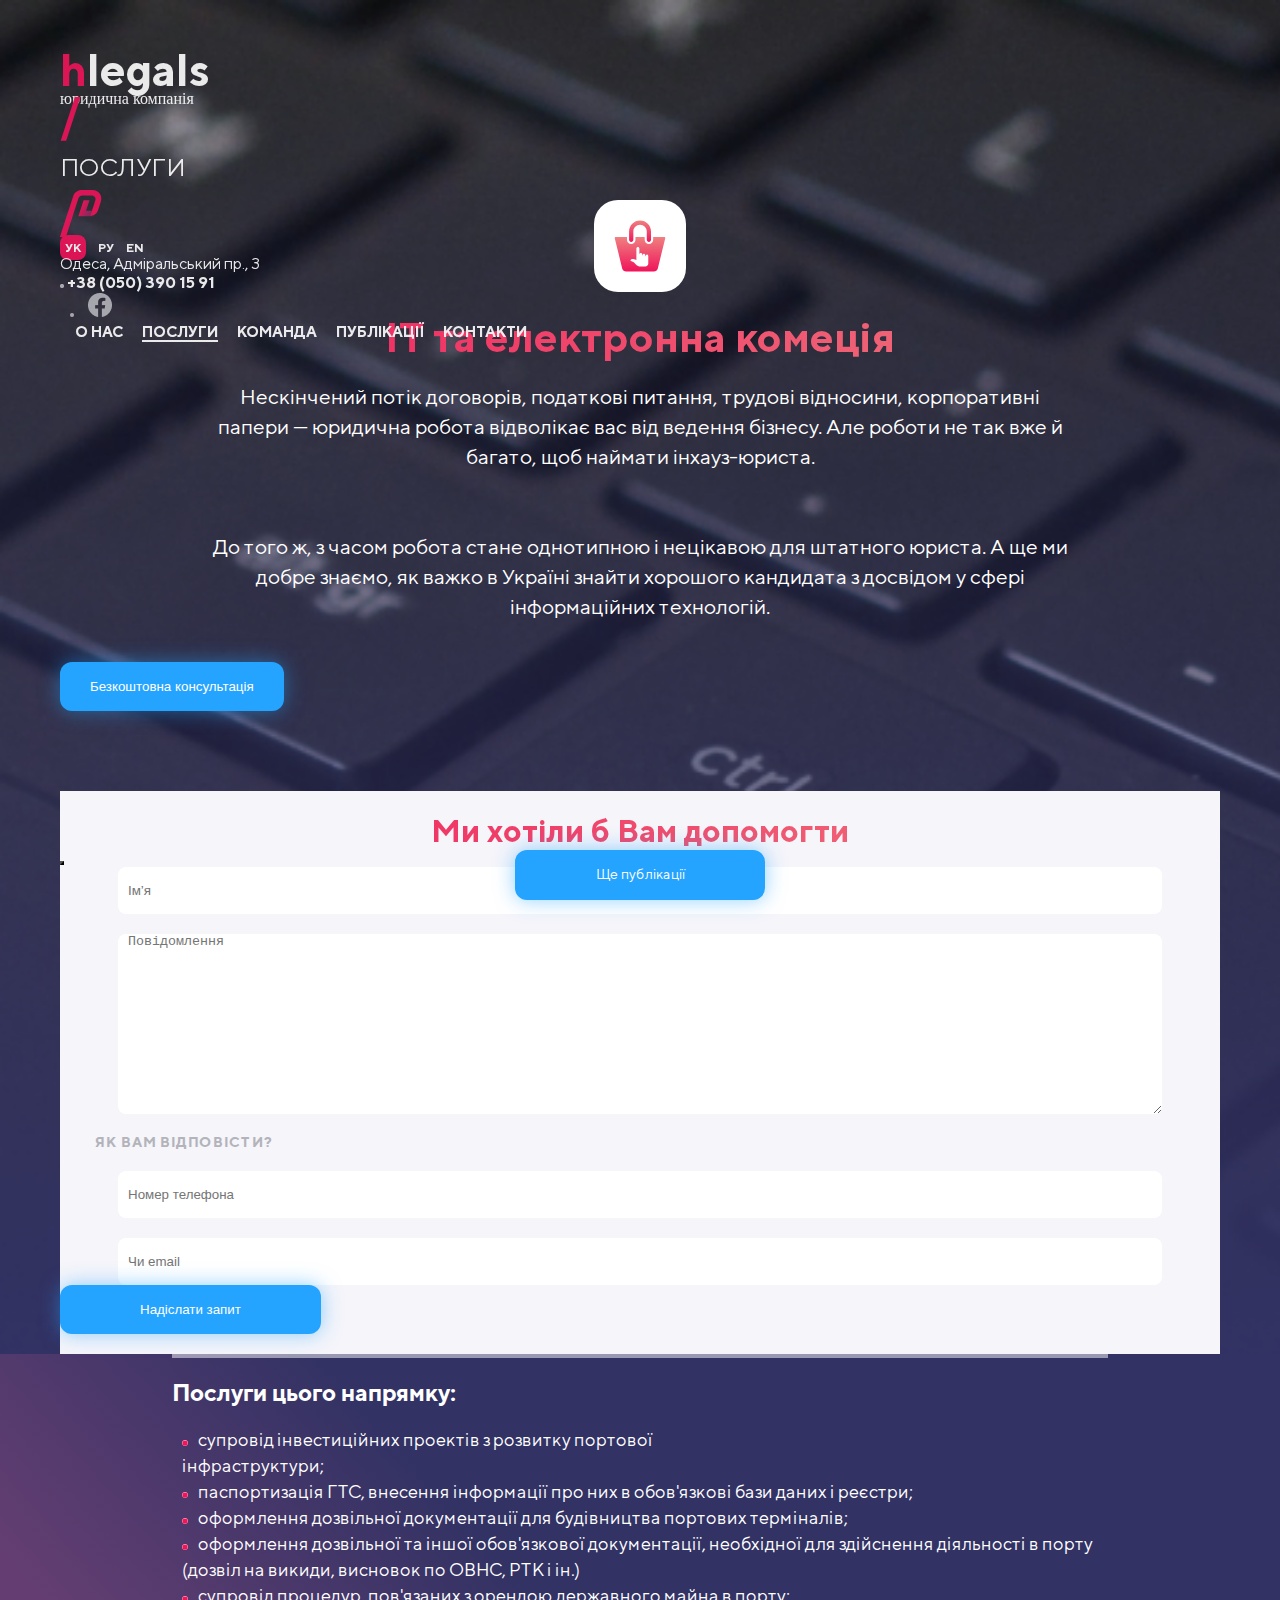
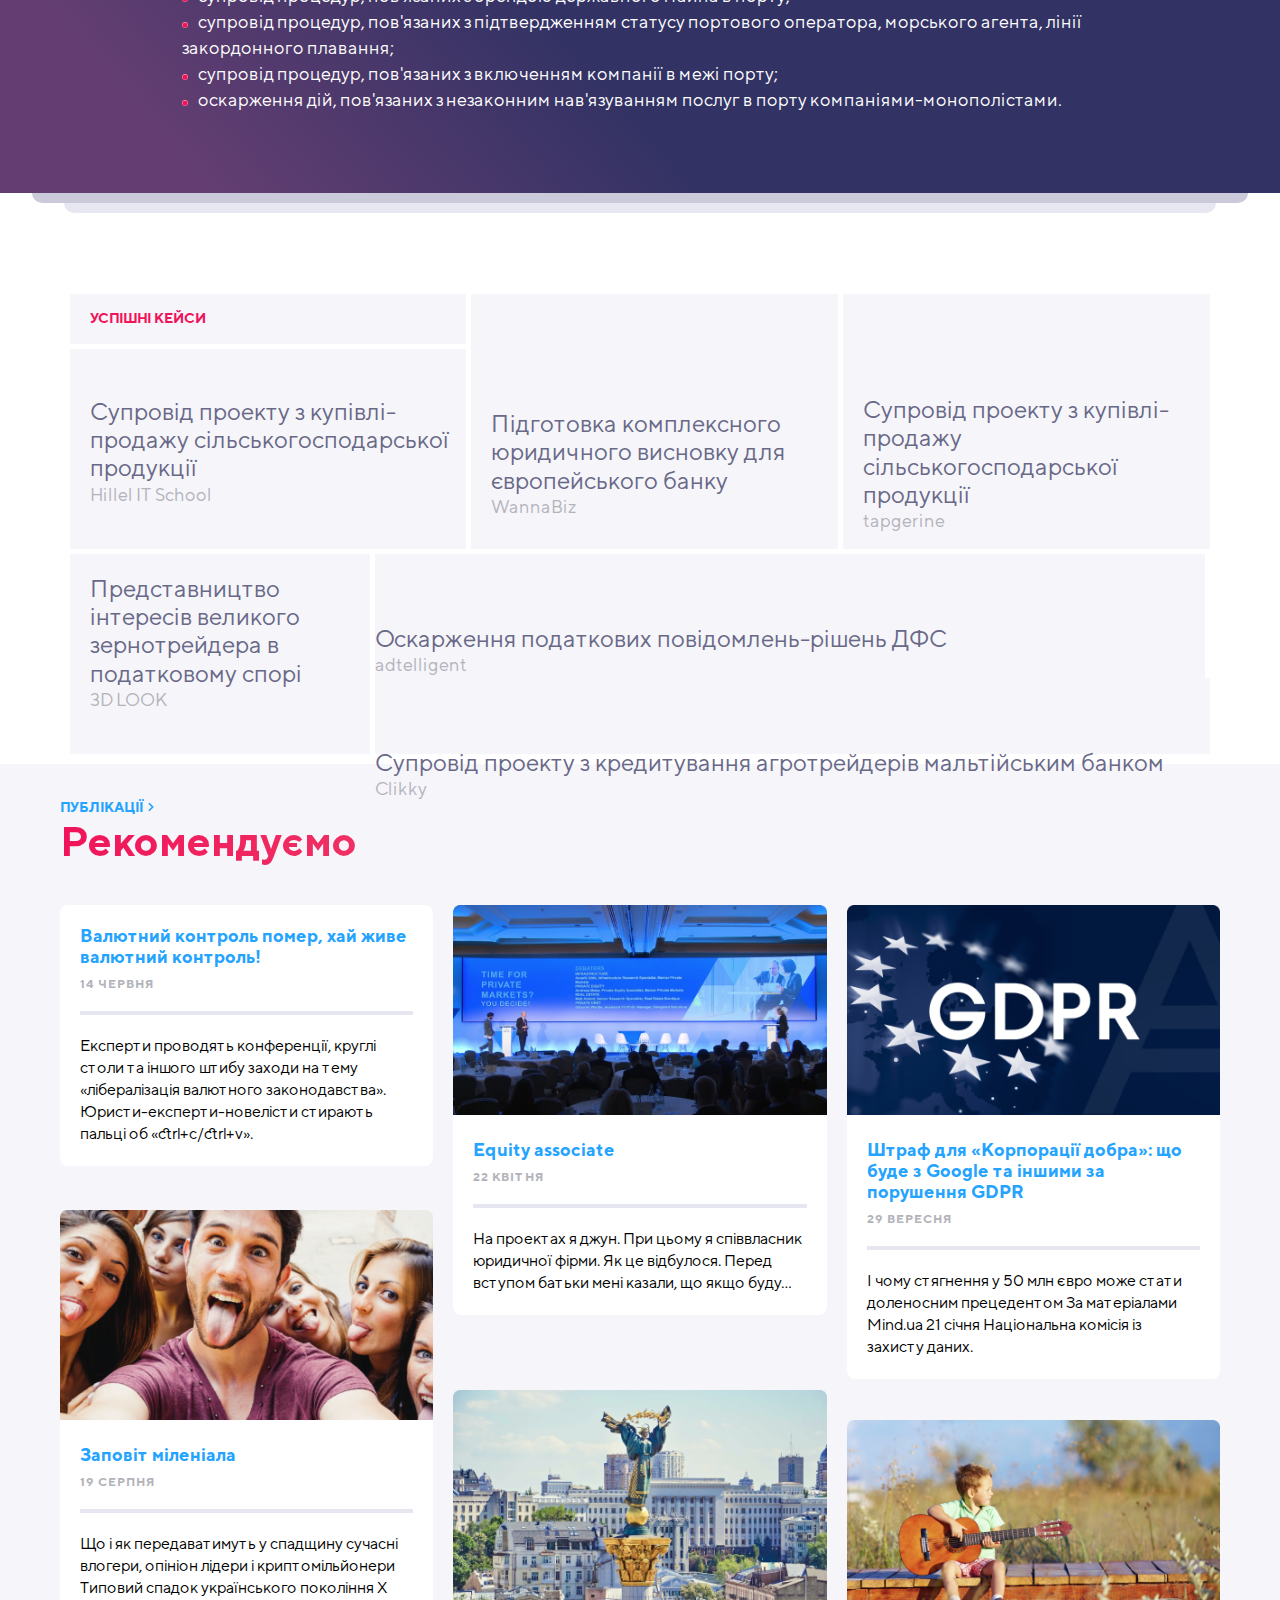
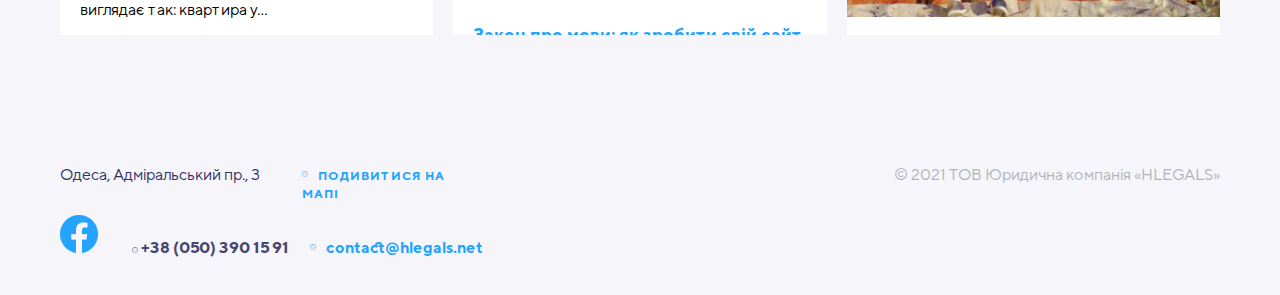
<file: services-product.html>
<!DOCTYPE html>
<html lang="en">
<head>
  <meta charset="UTF-8">
  <meta http-equiv="X-UA-Compatible" content="IE=edge">
  <meta name="viewport" content="width=device-width, initial-scale=1.0">
  <title>services-product</title>
  <link href="https://cdn.jsdelivr.net/npm/bootstrap@5.0.2/dist/css/bootstrap.min.css" rel="stylesheet" integrity="sha384-EVSTQN3/azprG1Anm3QDgpJLIm9Nao0Yz1ztcQTwFspd3yD65VohhpuuCOmLASjC" crossorigin="anonymous">
  <link rel="stylesheet" href="./style/index.css">
  <script src="./script.js"></script>
</head>
<body>
  <div id="progress">
    <span id="progress-value">&#x1F815;</span>
  </div>
  <div class="services-product-background-img">
   <div class="wrap-nav services-product-background-none">
    <div class="d-flex justify-content-between adapt-menu-about">
      <div class="d-flex">
        <div class="wrap-nav-logo width-auto">
        <a class="wrap-nav-logo-color" href="./index.html">
          <h2 class="wrap-nav-logo-name adapt-legals-about "><span>h</span>legals</h2>
          <p class="adapt-company-about" >юридична компанія</p>
        </a>
        <div class="hamburger-menu">
          <input id="menu__toggle" type="checkbox" />
          <label class="menu__btn " for="menu__toggle">
            <span></span>
          </label>
          <ul class="menu__box">
            <li class="link-menu"><a class="menu__item" href="./about.html">О НАС</a></li>
            <li class="link-menu"><a class="menu__item active under-about" href="./services.html">ПОСЛУГИ</a></li>
            <li class="link-menu"><a class="menu__item" href="./team.html">КОМАНДА</a></li>
            <li class="link-menu"><a class="menu__item" href="./publications.html">ПУБЛІКАЦІЇ</a></li>
            <li class="link-menu"><a class="menu__item" href="./contact.html">КОНТАКТИ</a></li>
          </ul>
          </div>
        </div>
        <nav class="d-flex">
          <svg class="adapt-about-us-vektor" xmlns="http://www.w3.org/2000/svg" width="22" height="44" viewBox="0 0 22 47" fill="none">
            <path fill-rule="evenodd" clip-rule="evenodd" d="M15.2268 0H21.0714L5.84464 46.8434H0L15.2268 0Z" fill="#F0145A"/>
            </svg>
            <a href="#">
              <h5 class="nav-about-ua">ПОСЛУГИ</h5>
              </a>
            <svg class="adapt-about-us-vektor" xmlns="http://www.w3.org/2000/svg" width="42" height="47" viewBox="0 0 42 47" fill="none">
              <path fill-rule="evenodd" clip-rule="evenodd" d="M30.258 26.1452H18.3289L23.5851 10.1537L29.5316 10.1888L26.0787 20.7351L32.0076 20.7386L30.258 26.1452Z" fill="url(#paint0_linear_5759_3116)"/>
              <path fill-rule="evenodd" clip-rule="evenodd" d="M5.90442 46.9044H0C0 46.9044 10.7544 13.794 13.2657 6.06476C14.4406 2.44844 17.8089 0 21.6094 0H32.165C35.3482 0 38.0049 1.34505 39.6567 3.61793C41.3073 5.89094 41.7755 8.79933 40.813 11.7664C39.8492 14.7334 38.9388 17.5342 38.1055 20.1004C36.9802 23.5654 33.8628 25.953 30.2586 26.1471C30.2586 26.1471 30.24 26.1411 35.2899 10.5924C35.7358 9.22026 35.573 7.8772 34.8726 6.91395C34.1733 5.95083 32.9934 5.3808 31.4323 5.3808H22.3744C20.5959 5.3808 19.0198 6.52656 18.4696 8.21887L5.90442 46.9044Z" fill="#F0145A"/>
              <defs>
              <linearGradient id="paint0_linear_5759_3116" x1="18.328" y1="23.0823" x2="31.6" y2="30.0167" gradientUnits="userSpaceOnUse">
              <stop stop-color="#F0145A"/>
              <stop offset="1" stop-color="#693264"/>
              </linearGradient>
              </defs>
              </svg>
        </nav>
      </div>
      <div class="adapt-language align-items-center d-flex adapt-about-us">
        <div class="wrap-nav-language">
          <a class="wrap-nav-language-link  active active-background" href="#">УК</a>
          <a class="wrap-nav-language-link wrap-nav-language-padding-left" href="#">РУ</a>
          <a class="wrap-nav-language-link wrap-nav-language-padding-left" href="#">EN</a>
        </div>
        <div class="wrap-nav-address">
          <p class="wrap-nav-address-odessa-bottom adapt-adress-about white">Одеса, Адміральський пр., 3</p>
        </div>
        <div class="wrap-nav-number">
          <a class="grey-adapt" href="#"><svg xmlns="http://www.w3.org/2000/svg" width="4" height="4" fill="currentColor" class="adapt-number-about circle-adapt bi-circle background-color-grey" viewBox="0 0 16 16">
            <path d="M8 15A7 7 0 1 1 8 1a7 7 0 0 1 0 14zm0 1A8 8 0 1 0 8 0a8 8 0 0 0 0 16z"/>
          </svg>	+38 (050) 390 15 91</a>
        </div>
        <div class="wrap-nav-facebook adapt-facebook-about">
        <a class="color-grey" href="#"><svg xmlns="http://www.w3.org/2000/svg" width="4" height="4" fill="currentColor" class="bi bi-circle background-color-grey" viewBox="0 0 16 16">
          <path d="M8 15A7 7 0 1 1 8 1a7 7 0 0 1 0 14zm0 1A8 8 0 1 0 8 0a8 8 0 0 0 0 16z"/>
        </svg>
          <img class="wrap-nav-facebook" src="./img/fb-grey.png" alt="facebook">
        </a>
      </div>
    </div>
  </div>
  <nav>
  <div class="menu d-flex justify-content-end">
    <a class="wrap-nav-menu-link-services" href="./about.html">О НАС</a>
    <a class="wrap-nav-menu-link-services active under-white" href="./services.html">ПОСЛУГИ</a>
    <a class="wrap-nav-menu-link-services" href="./team.html">КОМАНДА</a>
    <a class="wrap-nav-menu-link-services" href="./publications.html">ПУБЛІКАЦІЇ</a>
    <a class="wrap-nav-menu-link-services" href="./contact.html">КОНТАКТИ</a>
  </div>
</nav>
</div>
    <div class="services-product-padding-top-own-block padding-left-services adapt-padding-direction">
      <div class="row ">
       <div class="col-12">
        <img class="wrap-card-img services-product-img" src=".//img/shop.svg">
        <h2 class="wrap-describe-service services-product-title-text ">IT та електронна комеція</h2>
        <p class="services-product-describe-text white">Нескінчений потік договорів, податкові питання,
          трудові відносини, корпоративні папери — юридична робота
          відволікає вас від ведення бізнесу. Але роботи не так вже й
          багато, щоб наймати інхауз-юриста.</p>
          <p class="services-product-describe-text white">До того ж, з часом робота стане однотипною і нецікавою
           для штатного юриста. А ще ми добре знаємо, як важко в Україні
          знайти хорошого кандидата з досвідом у сфері інформаційних
          технологій.</p>
            <!-- Button trigger modal -->
            <button type="button" class="services-product-button  d-flex cantact-block-button cantact-block-margin" data-bs-toggle="modal" data-bs-target="#exampleModal">
              Безкоштовна консультація
            </button>
            <!-- Modal -->
            <form action="#">
              <div class="modal fade" id="exampleModal" tabindex="-1" aria-labelledby="exampleModalLabel" aria-hidden="true">
                <div class="modal-dialog modal-dialog-centered">
                  <div class="modal-content">
                    <div class="modal-header">
                      <h5 class="modal-title modal-title services-product-title-text" id="exampleModalLabel">Ми хотіли б Вам допомогти</h5>
                     <button type="button" class="btn-close" data-bs-dismiss="modal" aria-label="Close"></button>
                    </div>
                    <div class="modal-body">
                      <input class="cantact-block-form-input" type="text" placeholder="Iм’я">
                      <textarea  name="text" class="cantact-block-height  cantact-block-form-input cantact-block-margin" placeholder="Повідомлення"></textarea>
                      <h3 class="cantact-block-title-form-answer ">Як вам відповісти?</h3>
                      <input class="cantact-block-form-input cantact-block-margin" type="number" placeholder="Номер телефона">
                      <input class="cantact-block-form-input cantact-block-margin" type="email" placeholder="Чи email">
                    </div>
                    <div class="modal-footer">
                      <input class="d-flex cantact-block-button cantact-block-margin" type="submit" value="Надіслати запит">
                    </div>
                  </div>
                </div>
              </div>
            </form>
          </div>
       </div>
     </div>
  </div>
  <div class="gradient-main">
    <div class=" services-product-block-direction-services">
      <div class="services-product-border-top"></div>
      <h3 class="white services-product-title-direction ">Послуги цього напрямку:</h3>
      <div class="d-flex services-product-derection">
        <div class="">
          <p class="services-product-describe-direction"><svg xmlns="http://www.w3.org/2000/svg" width="6" height="6" fill="currentColor" class=" bi-circle services-product-background-circle " viewBox="0 0 16 16">
            <path d="M8 15A7 7 0 1 1 8 1a7 7 0 0 1 0 14zm0 1A8 8 0 1 0 8 0a8 8 0 0 0 0 16z"/>
          </svg>супровід інвестиційних проектів з розвитку портової <br>інфраструктури;</p>
          <p class="services-product-describe-direction"><svg xmlns="http://www.w3.org/2000/svg" width="6" height="6" fill="currentColor" class=" bi-circle services-product-background-circle " viewBox="0 0 16 16">
            <path d="M8 15A7 7 0 1 1 8 1a7 7 0 0 1 0 14zm0 1A8 8 0 1 0 8 0a8 8 0 0 0 0 16z"/>
          </svg>паспортизація ГТС, внесення інформації про них в обов'язкові бази даних і реєстри;</p>
          <p class="services-product-describe-direction"><svg xmlns="http://www.w3.org/2000/svg" width="6" height="6" fill="currentColor" class=" bi-circle services-product-background-circle " viewBox="0 0 16 16">
            <path d="M8 15A7 7 0 1 1 8 1a7 7 0 0 1 0 14zm0 1A8 8 0 1 0 8 0a8 8 0 0 0 0 16z"/>
          </svg>оформлення дозвільної документації для будівництва портових терміналів;</p>
          <p class="services-product-describe-direction"><svg xmlns="http://www.w3.org/2000/svg" width="6" height="6" fill="currentColor" class=" bi-circle services-product-background-circle " viewBox="0 0 16 16">
            <path d="M8 15A7 7 0 1 1 8 1a7 7 0 0 1 0 14zm0 1A8 8 0 1 0 8 0a8 8 0 0 0 0 16z"/>
          </svg>оформлення дозвільної та іншої обов'язкової документації, необхідної для здійснення діяльності в порту (дозвіл на викиди, висновок по ОВНС, РТК і ін.)</p>
        </div>
        <div class="">
          <p class="services-product-describe-direction"><svg xmlns="http://www.w3.org/2000/svg" width="6" height="6" fill="currentColor" class="bi-circle services-product-background-circle " viewBox="0 0 16 16">
            <path d="M8 15A7 7 0 1 1 8 1a7 7 0 0 1 0 14zm0 1A8 8 0 1 0 8 0a8 8 0 0 0 0 16z"/>
          </svg>супровід процедур, пов'язаних з орендою державного майна в порту;</p>
          <p class="services-product-describe-direction"><svg xmlns="http://www.w3.org/2000/svg" width="6" height="6" fill="currentColor" class=" bi-circle services-product-background-circle " viewBox="0 0 16 16">
            <path d="M8 15A7 7 0 1 1 8 1a7 7 0 0 1 0 14zm0 1A8 8 0 1 0 8 0a8 8 0 0 0 0 16z"/>
          </svg>супровід процедур, пов'язаних з підтвердженням статусу портового оператора, морського агента, лінії закордонного плавання;</p>
          <p class="services-product-describe-direction"><svg xmlns="http://www.w3.org/2000/svg" width="6" height="6" fill="currentColor" class=" bi-circle services-product-background-circle " viewBox="0 0 16 16">
            <path d="M8 15A7 7 0 1 1 8 1a7 7 0 0 1 0 14zm0 1A8 8 0 1 0 8 0a8 8 0 0 0 0 16z"/>
          </svg>супровід процедур, пов'язаних з включенням компанії в межі порту;</p>
          <p class="services-product-describe-direction"><svg xmlns="http://www.w3.org/2000/svg" width="6" height="6" fill="currentColor" class=" bi-circle services-product-background-circle " viewBox="0 0 16 16">
            <path d="M8 15A7 7 0 1 1 8 1a7 7 0 0 1 0 14zm0 1A8 8 0 1 0 8 0a8 8 0 0 0 0 16z"/>
          </svg>оскарження дій, пов'язаних з незаконним нав'язуванням послуг в порту компаніями-монополістами.</p>
        </div>
      </div>
    </div>
  </div>
    <div class="wrap-shadow"></div>
    <div class="wrap-shadow-2"></div>
  <main>

  <!-- Успешные кейсы -->
    <div class="successful-cases successful-cases-padding">
    <div class="successful-cases-s-c successful-cases-top-block">
      <h3 class="successful-cases-s-s-text">Успішні кейси</h3>
    </div>
    <div class="successful-cases-block-hitel successful-cases-top-block" >
      <h3 class="successful-cases-title-text successful-cases-padding-top-text">Супровід проекту з купівлі-продажу сільськогосподарської продукції</h3>
      <p class="successful-cases-p-text">Hillel IT School</p>
    </div>
    <div class="successful-cases-block successful-cases-top-block">
      <h3 class="successful-cases-title-text">Супровід проекту з  купівлі-продажу сільськогосподарської продукції</h3>
      <p class="successful-cases-p-text">tapgerine</p>
    </div>
    <div class="successful-cases-block-two successful-cases-top-block">
      <h3 class="successful-cases-title-text">Підготовка комплексного  юридичного висновку для європейського банку</h3>
      <p class="successful-cases-p-text">WannaBiz</p>
    </div>
    <div class="successful-cases-3d-look successful-cases-top-block">
      <h3 class="successful-cases-title-text ">Представництво інтересів великого  зернотрейдера в податковому спорі</h3>
      <p class="successful-cases-p-text">3D LOOK</p>
    </div>
    <div class="successful-cases-adtelligent successful-cases-top-block">
      <div class="row successful-cases-height">
        <div class="col-6 successful-cases-border-right adapt-successful-cases border-bottom-adapt">
      <h3 class="successful-cases-title-text successful-cases-padding-left successful-cases-p-t-l">Оскарження податкових повідомлень-рішень ДФС</h3>
      <p class="successful-cases-p-text successful-cases-padding-left">adtelligent</p>
        </div>
        <div class="col-6 adapt-successful-cases">
      <h3 class="successful-cases-title-text successful-cases-padding-left successful-cases-p-t-l">Супровід проекту з кредитування агротрейдерів мальтійським банком</h3>
      <p class="successful-cases-p-text successful-cases-padding-left">Clikky</p>
        </div>
      </div>
    </div>
  </div>
</div>
<!-- Нам доверяют -->
<div class="publications position-relative ">
  <div class="publications-padding">
    <div class="row">
     <div class="col-12 col-xxl-2  col-xl-2 col-lg-2 col-md-2">
      <a href="./publications.html">
        <h3 class="publications-title-link">Публікації<svg xmlns="http://www.w3.org/2000/svg" width="14" height="10" viewBox="0 0 8 12" fill="none">
          <path d="M1.5 1.5L6 6L1.5 10.5" stroke="#24A3FF" stroke-width="2"></path></svg></h3>
      </a>
    </div>
    <div class="col-12">
      <h2 class="wrap-describe-service publications-p-b-t">Рекомендуємо</h2>
    </div>
</div>
  <div class="publications-cards">
    <a href="./publications-page.html">
    <div class="publications-card publications-card-pading">
      <h4 class="publications-title-text">Валютний контроль помер, хай живе валютний контроль!</h4>
      <p class="publications-dis-text">14 червня</p>
      <p class="publications-dis-bot-text">Експерти проводять конференції, круглі столи та іншого штибу заходи на тему «лібералізація валютного законодавства». Юристи-експерти-новелісти стирають пальці об «ctrl+c/ctrl+v».</p>
    </div>
    </a>
    <a href="./publications-page.html">
      <div class="publications-cards-card-2">
        <div class="publications-card">
          <img class="publications-cards-img " src="./img/Equity-associate.png">
          <div class="publications-card-pading">
          <h4 class="publications-title-text">Equity associate</h4>
          <p class="publications-dis-text">22 квітня</p>
          <p class="publications-dis-bot-text">На проектах я джун. При цьому я співвласник юридичної фірми. Як це відбулося. Перед вступом батьки мені казали, що якщо буду…</p>
          </div>
        </div>
      </div>
    </a>
    <a href="./publications-page.html">
      <div class="publications-cards-card-3">
        <div class="publications-card">
          <img class="publications-cards-img " src="./img/GDPR.png">
          <div class="publications-card-pading">
          <h4 class="publications-title-text">Штраф для «Корпорації добра»: що буде з Google та іншими за порушення GDPR</h4>
          <p class="publications-dis-text">29 вересня</p>
          <p class="publications-dis-bot-text">І чому стягнення у 50 млн євро може стати доленосним прецедентом За матеріалами Mind.ua 21 січня Національна комісія із захисту даних.</p>
          </div>
        </div>
      </div>
    </a>
    <a href="./publications-page.html">
      <div class="publications-cards-card-4">
        <div class="publications-card">
          <img class="publications-cards-img " src="./img/people.png">
          <div class="publications-card-pading">
          <h4 class="publications-title-text">Заповіт міленіала</h4>
          <p class="publications-dis-text">19 серпня</p>
          <p class="publications-dis-bot-text">Що і як передаватимуть у спадщину сучасні влогери, опініон лідери і криптомільйонери Типовий спадок українського покоління Х виглядає так: квартира у…</p>
          </div>
        </div>
      </div>
    </a>
    <a href="./publications-page.html">
      <div class="publications-cards-card-5">
        <div class="publications-card">
          <img class="publications-cards-img " src="./img/card-5.png">
          <div class="publications-card-pading">
          <h4 class="publications-title-text">Закон про мови: як зробити свій сайт відповідним</h4>
          <p class="publications-dis-text">19 серпня</p>
          <p class="publications-dis-bot-text">Наталія Кирик, керівник контент студії Wordfactory.ua По-перше, це красиво! Це аргумент номер один на користь україномовного сайту. По-друге, це ефективно. У…</p>
          </div>
        </div>
      </div>
    </a>
    <a href="./publications-page.html">
      <div class="publications-cards-card-6">
        <div class="publications-card">
          <img class="publications-cards-img " src="./img/card-6.png">
          <div class="publications-card-pading">
          <h4 class="publications-title-text">Компенсація витрат на навчання дитини в дитячому садку та школі</h4>
          <p class="publications-dis-text">5 Лютого 2018</p>
          <p class="publications-dis-bot-text">Про що йде мова В червні цього року Верховна Рада внесла зміни до Податкового кодексу України. Відтепер батьки, які отримують офіційну…</p>
          </div>
        </div>
      </div>
    </a>
    </div>
  </div>
  <div class="position-absolute publications-blure-block">
    <a href="./publications.html">
      <div class="publications-button"><p>Ще публікації</p></div>
    </a>
  </div>
</main>
<footer class="footer-services">
  <div class="footer-first-rows-grid footer-align border-top">
    <div class="footer-paddig-top footer-adress-colomn">
      <p class="footer-adress">Одеса, Адміральський пр., 3</p>
    </div>
    <div class="footer-paddig-top footer-map-colomn footer-margin-left-map">
      <a class="footer-map" href="#"><svg xmlns="http://www.w3.org/2000/svg" width="6" height="6" fill="currentColor" class="bi bi-circle footer-svg-margin" viewBox="0 0 16 16">
        <path d="M8 15A7 7 0 1 1 8 1a7 7 0 0 1 0 14zm0 1A8 8 0 1 0 8 0a8 8 0 0 0 0 16z"/>
      </svg>Подивитися на мапі</a>
    </div>
    <div class="footer-paddig-top adapt-company">
      <p class="footer-company">© 2021 ТОВ Юридична компанія «HLEGALS»</p>
    </div>
  </div>
  <div class="footer-second-rows-grid footer-align">
    <div class="adapat-facebook">
      <a href="#">
        <img src="./img/Facebook.png">
      </a>
    </div>
    <div class="footer-number-alighn adapt-number">
      <a class="footer-number" href="#"><svg xmlns="http://www.w3.org/2000/svg" width="6" height="6" fill="currentColor" class="bi bi-circle" viewBox="0 0 16 16">
        <path d="M8 15A7 7 0 1 1 8 1a7 7 0 0 1 0 14zm0 1A8 8 0 1 0 8 0a8 8 0 0 0 0 16z"/>
      </svg>	+38 (050) 390 15 91</a>
    </div>
    <div class="">
      <a class="footer-contact" href="#"><svg xmlns="http://www.w3.org/2000/svg" width="6" height="6" fill="currentColor" class="bi bi-circle footer-svg-margin" viewBox="0 0 16 16">
        <path d="M8 15A7 7 0 1 1 8 1a7 7 0 0 1 0 14zm0 1A8 8 0 1 0 8 0a8 8 0 0 0 0 16z"/>
      </svg>contact@hlegals.net</a>
    </div>
  </div>
</footer>
  <script src="https://cdn.jsdelivr.net/npm/@popperjs/core@2.9.2/dist/umd/popper.min.js" integrity="sha384-IQsoLXl5PILFhosVNubq5LC7Qb9DXgDA9i+tQ8Zj3iwWAwPtgFTxbJ8NT4GN1R8p" crossorigin="anonymous"></script>
  <script src="https://cdn.jsdelivr.net/npm/bootstrap@5.0.2/dist/js/bootstrap.min.js" integrity="sha384-cVKIPhGWiC2Al4u+LWgxfKTRIcfu0JTxR+EQDz/bgldoEyl4H0zUF0QKbrJ0EcQF" crossorigin="anonymous"></script>
</body>
</html>
</file>
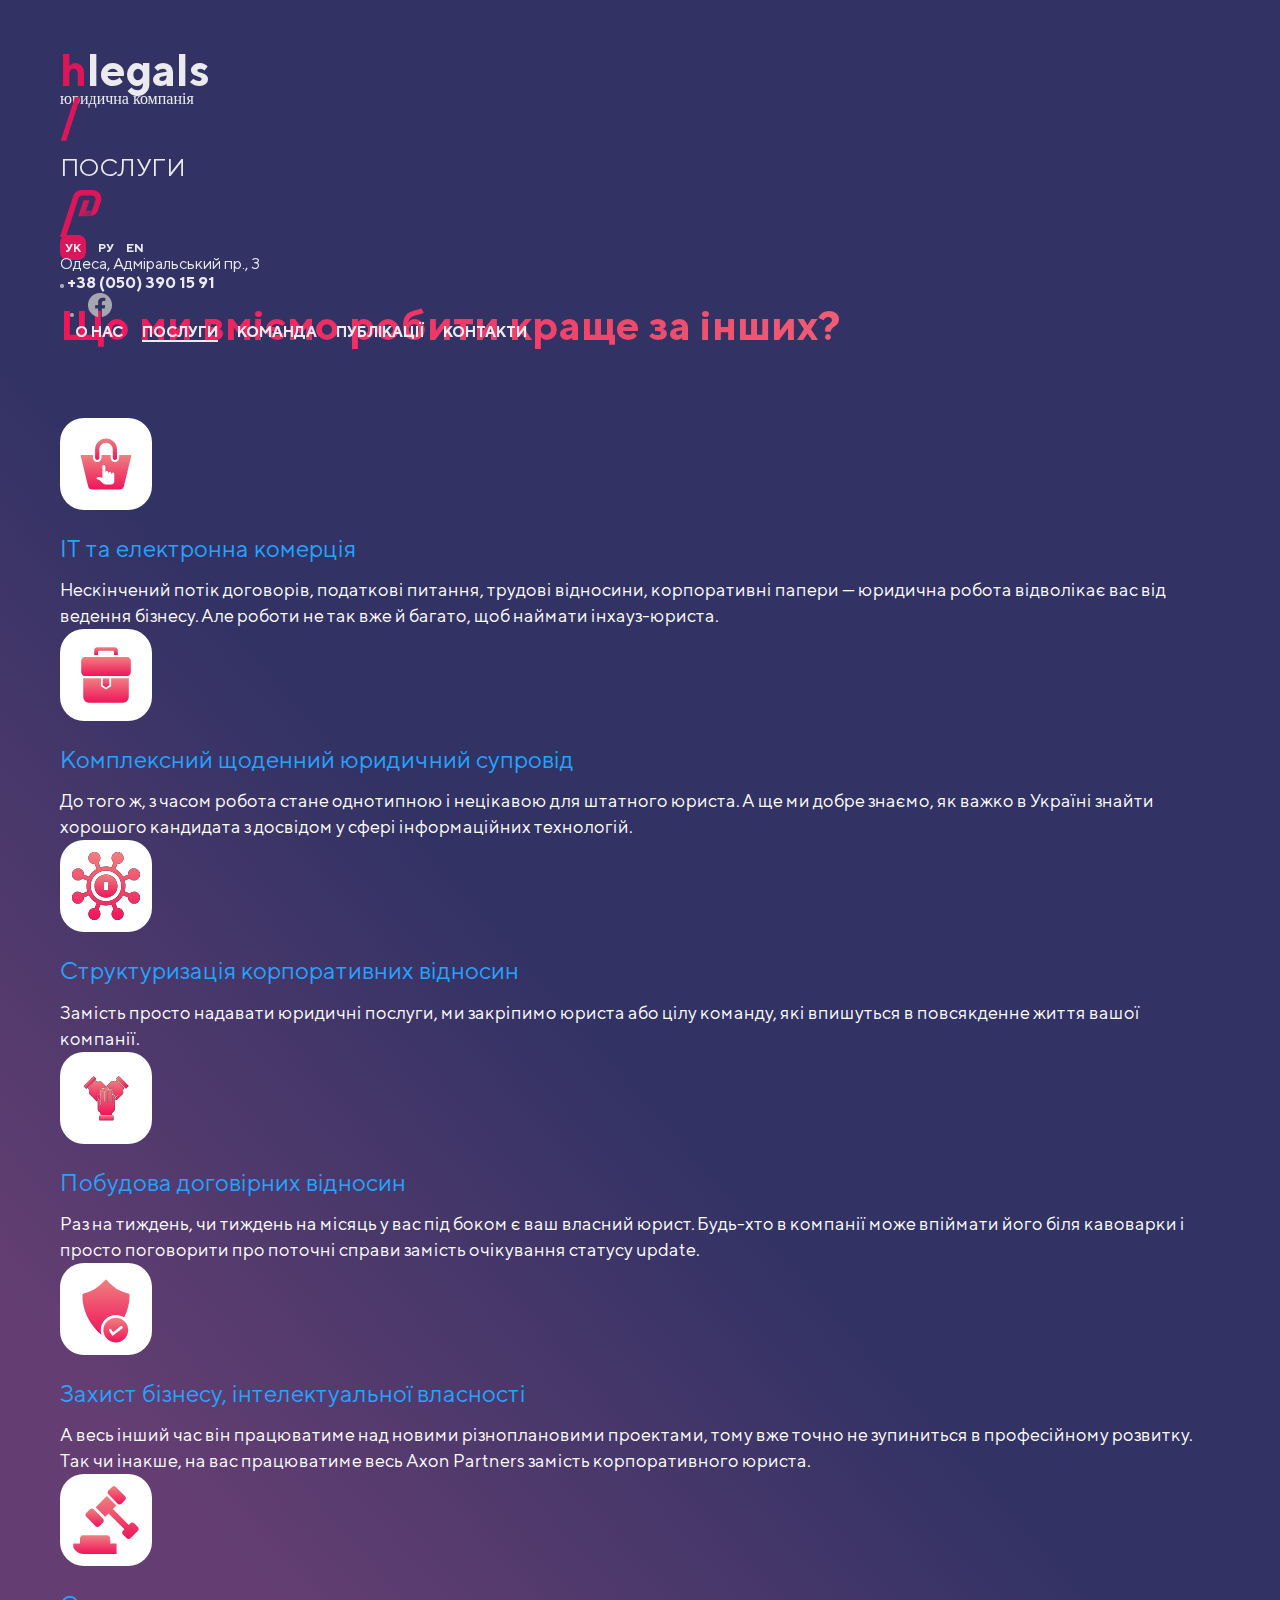
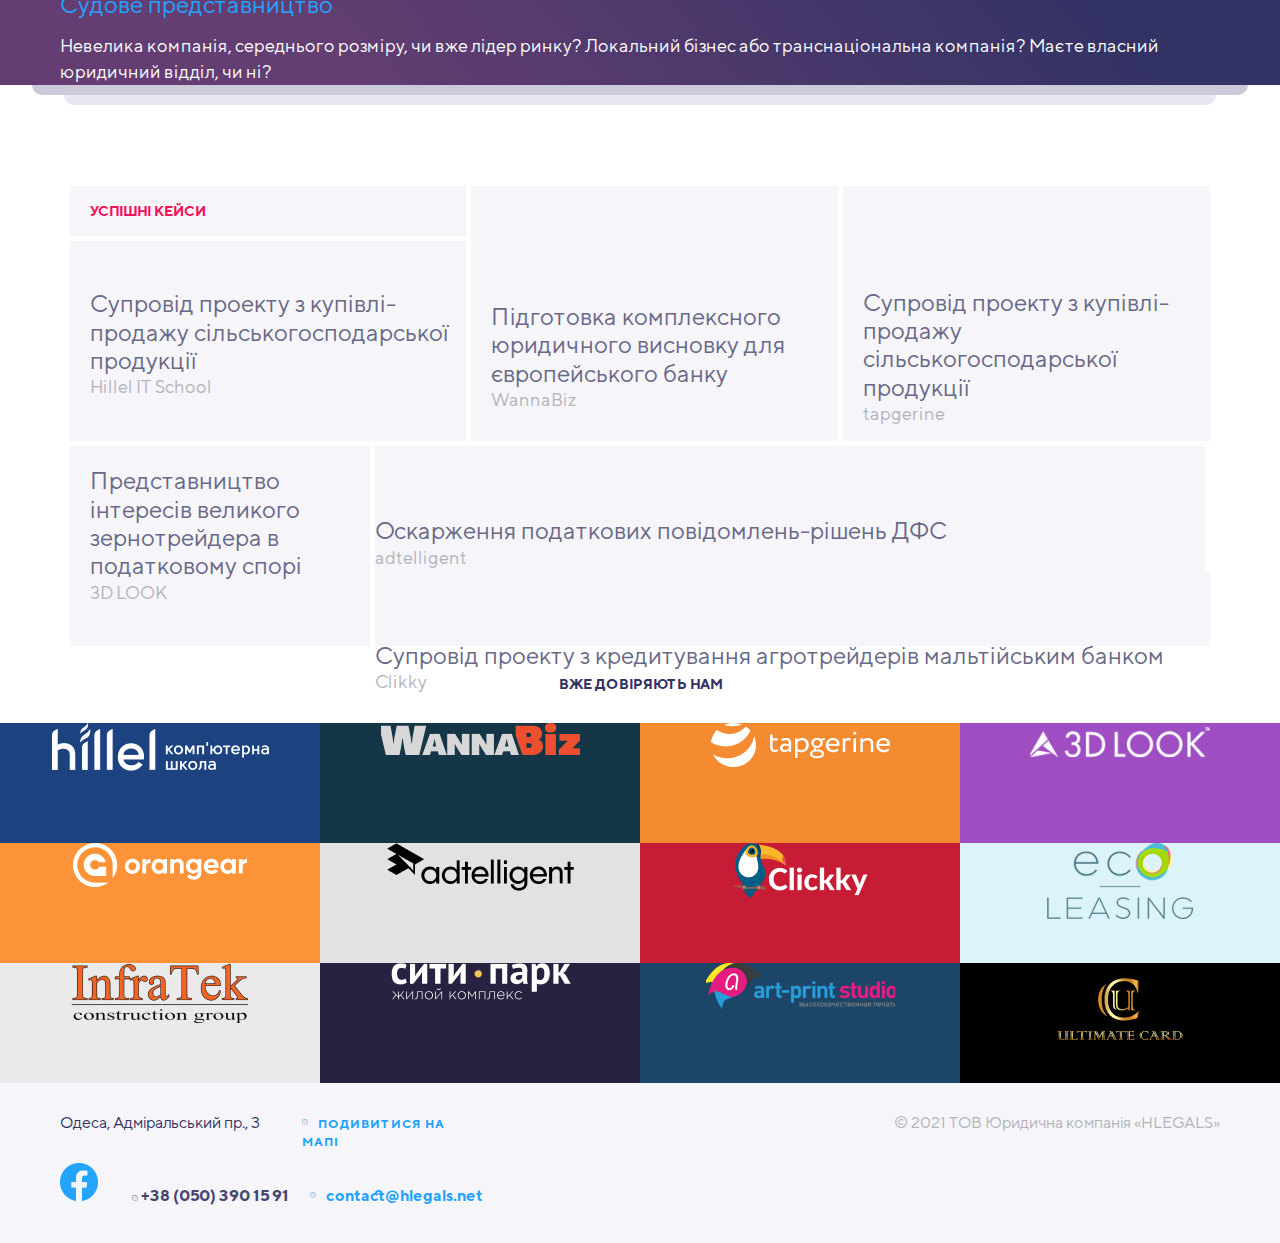
<file: services.html>
<!DOCTYPE html>
<html lang="en">
<head>
  <meta charset="UTF-8">
  <meta http-equiv="X-UA-Compatible" content="IE=edge">
  <meta name="viewport" content="width=device-width, initial-scale=1.0">
  <title>services</title>
  <link href="https://cdn.jsdelivr.net/npm/bootstrap@5.0.2/dist/css/bootstrap.min.css" rel="stylesheet" integrity="sha384-EVSTQN3/azprG1Anm3QDgpJLIm9Nao0Yz1ztcQTwFspd3yD65VohhpuuCOmLASjC" crossorigin="anonymous">
  <link rel="stylesheet" href="./style/index.css">
  <script src="./script.js"></script>
</head>
<body>
  <div id="progress">
    <span id="progress-value">&#x1F815;</span>
  </div>
  <div  class="wrap-nav services-product-background-none">
    <div class="d-flex justify-content-between adapt-menu-about">
      <div class="d-flex">
        <div class="wrap-nav-logo width-auto">
        <a class="wrap-nav-logo-color" href="./index.html">
          <h2 class="wrap-nav-logo-name adapt-legals-about "><span>h</span>legals</h2>
          <p class="adapt-company-about" >юридична компанія</p>
        </a>
        <div class="hamburger-menu">
          <input id="menu__toggle" type="checkbox" />
          <label class="menu__btn " for="menu__toggle">
            <span></span>
          </label>
          <ul class="menu__box">
            <li class="link-menu"><a class="menu__item" href="./about.html">О НАС</a></li>
            <li class="link-menu"><a class="menu__item active under-about" href="#">ПОСЛУГИ</a></li>
            <li class="link-menu"><a class="menu__item" href="./team.html">КОМАНДА</a></li>
            <li class="link-menu"><a class="menu__item" href="./publications.html">ПУБЛІКАЦІЇ</a></li>
            <li class="link-menu"><a class="menu__item" href="./contact.html">КОНТАКТИ</a></li>
          </ul>
          </div>
        </div>
        <nav class="d-flex">
          <svg class="adapt-about-us-vektor" xmlns="http://www.w3.org/2000/svg" width="22" height="44" viewBox="0 0 22 47" fill="none">
            <path fill-rule="evenodd" clip-rule="evenodd" d="M15.2268 0H21.0714L5.84464 46.8434H0L15.2268 0Z" fill="#F0145A"/>
            </svg>
            <a href="#">
              <h5 class="nav-about-ua">ПОСЛУГИ</h5>
              </a>
            <svg class="adapt-about-us-vektor" xmlns="http://www.w3.org/2000/svg" width="42" height="47" viewBox="0 0 42 47" fill="none">
              <path fill-rule="evenodd" clip-rule="evenodd" d="M30.258 26.1452H18.3289L23.5851 10.1537L29.5316 10.1888L26.0787 20.7351L32.0076 20.7386L30.258 26.1452Z" fill="url(#paint0_linear_5759_3116)"/>
              <path fill-rule="evenodd" clip-rule="evenodd" d="M5.90442 46.9044H0C0 46.9044 10.7544 13.794 13.2657 6.06476C14.4406 2.44844 17.8089 0 21.6094 0H32.165C35.3482 0 38.0049 1.34505 39.6567 3.61793C41.3073 5.89094 41.7755 8.79933 40.813 11.7664C39.8492 14.7334 38.9388 17.5342 38.1055 20.1004C36.9802 23.5654 33.8628 25.953 30.2586 26.1471C30.2586 26.1471 30.24 26.1411 35.2899 10.5924C35.7358 9.22026 35.573 7.8772 34.8726 6.91395C34.1733 5.95083 32.9934 5.3808 31.4323 5.3808H22.3744C20.5959 5.3808 19.0198 6.52656 18.4696 8.21887L5.90442 46.9044Z" fill="#F0145A"/>
              <defs>
              <linearGradient id="paint0_linear_5759_3116" x1="18.328" y1="23.0823" x2="31.6" y2="30.0167" gradientUnits="userSpaceOnUse">
              <stop stop-color="#F0145A"/>
              <stop offset="1" stop-color="#693264"/>
              </linearGradient>
              </defs>
              </svg>
        </nav>
      </div>
      <div class="adapt-language align-items-center d-flex adapt-about-us">
        <div class="wrap-nav-language">
          <a class="wrap-nav-language-link  active active-background" href="#">УК</a>
          <a class="wrap-nav-language-link wrap-nav-language-padding-left" href="#">РУ</a>
          <a class="wrap-nav-language-link wrap-nav-language-padding-left" href="#">EN</a>
        </div>
        <div class="wrap-nav-address">
          <p class="wrap-nav-address-odessa-bottom adapt-adress-about white">Одеса, Адміральський пр., 3</p>
        </div>
        <div class="wrap-nav-number">
          <a class="grey-adapt" href="#"><svg xmlns="http://www.w3.org/2000/svg" width="4" height="4" fill="currentColor" class="adapt-number-about circle-adapt bi-circle background-color-grey" viewBox="0 0 16 16">
            <path d="M8 15A7 7 0 1 1 8 1a7 7 0 0 1 0 14zm0 1A8 8 0 1 0 8 0a8 8 0 0 0 0 16z"/>
          </svg>	+38 (050) 390 15 91</a>
        </div>
        <div class="wrap-nav-facebook adapt-facebook-about">
        <a class="color-grey" href="#"><svg xmlns="http://www.w3.org/2000/svg" width="4" height="4" fill="currentColor" class="bi bi-circle background-color-grey" viewBox="0 0 16 16">
          <path d="M8 15A7 7 0 1 1 8 1a7 7 0 0 1 0 14zm0 1A8 8 0 1 0 8 0a8 8 0 0 0 0 16z"/>
        </svg>
          <img class="wrap-nav-facebook" src="./img/fb-grey.png" alt="facebook">
        </a>
      </div>
    </div>
  </div>
  <nav>
  <div class="menu d-flex justify-content-end">
    <a class="wrap-nav-menu-link-services" href="./about.html">О НАС</a>
    <a class="wrap-nav-menu-link-services active under-white" href="#">ПОСЛУГИ</a>
    <a class="wrap-nav-menu-link-services" href="./team.html">КОМАНДА</a>
    <a class="wrap-nav-menu-link-services" href="./publications.html">ПУБЛІКАЦІЇ</a>
    <a class="wrap-nav-menu-link-services" href="./contact.html">КОНТАКТИ</a>
  </div>
</nav>
</div>
    <div class="gradient-main padding-top-adapt padding-left-services">
      <div class="row ">
       <div class="col-12 padding-left">
        <h2 class="wrap-describe-service">Що ми вміємо робити краще за інших?</h2>
        </div>
     </div>
     <!-- Карточки -->
     <div class="row wrap-card-padding">
        <div class="col-12 col-xxl-4 col-xl-4 col-lg-4 col-md-6">
          <div class="adapt-card">
            <a href="./services-product.html">
              <img class="wrap-card-img" src=".//img/shop.svg">
            </a>
           <h5 class="wrap-card-title">IT та електронна комерція</h5>
        </div>
        <p class="wrap-card-describe white">Нескінчений потік договорів, податкові питання, трудові відносини,
          корпоративні папери — юридична робота відволікає
          вас від ведення бізнесу. Але роботи не так вже й багато,
          щоб наймати інхауз-юриста. </p>
       </div>
      <div class="col-12 col-xxl-4 col-xl-4 col-lg-4 col-md-6">
        <div class="adapt-card">
          <a href="./services-product.html">
           <img class="wrap-card-img" src=".//img/portfolio.svg">
         </a>
        <h5 class="wrap-card-title">Комплексний щоденний
          юридичний супровід</h5>
        </div>
        <p class="wrap-card-describe white">До того ж, з часом робота стане
           однотипною і нецікавою для штатного юриста.
            А ще ми добре знаємо, як важко в Україні знайти хорошого
            кандидата з досвідом у сфері інформаційних технологій. </p>
      </div>
      <div class="col-12 col-xxl-4 col-xl-4 col-lg-4 col-md-6">
        <div class="adapt-card">
          <a href="./services-product.html">
           <img class="wrap-card-img" src=".//img/crowd.svg">
           </a>
        <h5 class="wrap-card-title">Структуризація корпоративних відносин</h5>
        </div>
        <p class="wrap-card-describe white">Замість просто надавати юридичні послуги,
          ми закріпимо юриста або цілу команду,
          які впишуться в повсякденне життя вашої компанії.  </p>
      </div>
      <div class="col-12 col-xxl-4 col-xl-4 col-lg-4 col-md-6">
        <div class="adapt-card">
          <a href="./services-product.html">
           <img class="wrap-card-img" src=".//img/hands.svg">
          </a>
        <h5 class="wrap-card-title">Побудовa договірних відносин</h5>
        </div>
        <p class="wrap-card-describe white">Раз на тиждень, чи тиждень на місяць
           у вас під боком є ваш власний юрист.
            Будь-хто в компанії може впіймати його біля кавоварки
             і просто поговорити про поточні справи замість очікування
            статусу update. </p>
      </div>
      <div class="col-12 col-xxl-4 col-xl-4 col-lg-4 col-md-6">
        <div class="adapt-card">
          <a href="./services-product.html">
           <img class="wrap-card-img" src=".//img/def.svg">
          </a>
        <h5 class="wrap-card-title">Захист бізнесу, інтелектуальної власності</h5>
        </div>
        <p class="wrap-card-describe white">А весь інший час він працюватиме над новими
           різноплановими проектами, тому вже точно не зупиниться
            в професійному розвитку. Так чи інакше, на вас працюватиме
            весь Axon Partners замість корпоративного юриста.</p>
      </div>
      <div class="col-12 col-xxl-4 col-xl-4 col-lg-4 col-md-6">
        <div class="adapt-card">
          <a href="./services-product.html">
            <img class="wrap-card-img" src=".//img/judge.svg">
          </a>
        <h5 class="wrap-card-title">Судове представництво</h5>
        </div>
        <p class="wrap-card-describe white">Невелика компанія, середнього розміру,
           чи вже лідер ринку? Локальний бізнес або транснаціональна компанія?
          Маєте власний юридичний відділ, чи ні?</p>
      </div>
     </div>
    </div>
  </div>
  </div>
    <div class="wrap-shadow"></div>
    <div class="wrap-shadow-2"></div>
  <main>

  <!-- Успешные кейсы -->
    <div class="successful-cases successful-cases-padding">
    <div class="successful-cases-s-c successful-cases-top-block">
      <h3 class="successful-cases-s-s-text">Успішні кейси</h3>
    </div>
    <div class="successful-cases-block-hitel successful-cases-top-block" >
      <h3 class="successful-cases-title-text successful-cases-padding-top-text">Супровід проекту з купівлі-продажу сільськогосподарської продукції</h3>
      <p class="successful-cases-p-text">Hillel IT School</p>
    </div>
    <div class="successful-cases-block successful-cases-top-block">
      <h3 class="successful-cases-title-text">Супровід проекту з  купівлі-продажу сільськогосподарської продукції</h3>
      <p class="successful-cases-p-text">tapgerine</p>
    </div>
    <div class="successful-cases-block-two successful-cases-top-block">
      <h3 class="successful-cases-title-text">Підготовка комплексного  юридичного висновку для європейського банку</h3>
      <p class="successful-cases-p-text">WannaBiz</p>
    </div>
    <div class="successful-cases-3d-look successful-cases-top-block">
      <h3 class="successful-cases-title-text ">Представництво інтересів великого  зернотрейдера в податковому спорі</h3>
      <p class="successful-cases-p-text">3D LOOK</p>
    </div>
    <div class="successful-cases-adtelligent successful-cases-top-block">
      <div class="row successful-cases-height">
        <div class="col-6 successful-cases-border-right adapt-successful-cases border-bottom-adapt">
      <h3 class="successful-cases-title-text successful-cases-padding-left successful-cases-p-t-l">Оскарження податкових повідомлень-рішень ДФС</h3>
      <p class="successful-cases-p-text successful-cases-padding-left">adtelligent</p>
        </div>
        <div class="col-6 adapt-successful-cases">
      <h3 class="successful-cases-title-text successful-cases-padding-left successful-cases-p-t-l">Супровід проекту з кредитування агротрейдерів мальтійським банком</h3>
      <p class="successful-cases-p-text successful-cases-padding-left">Clikky</p>
        </div>
      </div>
    </div>
  </div>
</div>
<!-- Нам доверяют -->
<div class="trust_us container-fluid">
  <h3 class="trust_us-title">Вже довіряють нам</h3>
  <div class="trust_us-skipp">
      <div class="trust_us-img-1 d-flex justify-content-center align-items-center">
        <img class="adapt-img-trust" src="./img/Hillel-Logo-OneLine-White-Uk.png " alt="hillel">
      </div>
      <div class="trust_us-img-2 d-flex justify-content-center align-items-center">
        <img class="adapt-img-trust" src="./img/wannabiz.png" alt="wanabiz">
      </div>
      <div class="trust_us-img-3 d-flex justify-content-center align-items-center">
        <img class="adapt-img-trust" src="./img/tapgerene.png" alt="tapgerene">
      </div>
      <div class="trust_us-img-4 d-flex justify-content-center align-items-center">
        <img class="adapt-img-trust" src="./img/3dlook.png" alt="3dlook">
      </div>
      <div class="trust_us-img-5 d-flex justify-content-center align-items-center">
        <img class="adapt-img-trust" src="./img/aranger.png" alt="aranger">
      </div>
      <div class="trust_us-img-6 d-flex justify-content-center align-items-center">
        <img class="adapt-img-trust" src="./img/adtelegent.png" alt="adtelegent">
      </div>
      <div class="trust_us-img-7 d-flex justify-content-center align-items-center">
        <img class="adapt-img-trust" src="./img/clicky.png" alt="clicky">
      </div>
      <div class="trust_us-img-8 d-flex justify-content-center align-items-center">
        <img class="adapt-img-trust" src="./img/ecolease.png" alt="ecolease">
      </div>
      <div class="trust_us-img-9 d-flex justify-content-center align-items-center">
        <img class="adapt-img-trust" src="./img/infatek.png" alt="infatek">
      </div>
      <div class="trust_us-img-10 d-flex justify-content-center align-items-center">
        <img class="adapt-img-trust" src="./img/city-park.png" alt="city-park">
      </div>
      <div class="trust_us-img-11 d-flex justify-content-center align-items-center">
        <img class="adapt-img-trust" src="./img/art-print.png" alt="art-print">
      </div>
      <div class="trust_us-img-12 d-flex justify-content-center align-items-center">
        <img class="adapt-img-trust" src="./img/ultimate.png" alt="ultimate">
      </div>
  </div>
</div>
</main>
<footer class="footer-services">
  <div class="footer-first-rows-grid footer-align border-top">
    <div class="footer-paddig-top footer-adress-colomn">
      <p class="footer-adress">Одеса, Адміральський пр., 3</p>
    </div>
    <div class="footer-paddig-top footer-map-colomn footer-margin-left-map">
      <a class="footer-map" href="#"><svg xmlns="http://www.w3.org/2000/svg" width="6" height="6" fill="currentColor" class="bi bi-circle footer-svg-margin" viewBox="0 0 16 16">
        <path d="M8 15A7 7 0 1 1 8 1a7 7 0 0 1 0 14zm0 1A8 8 0 1 0 8 0a8 8 0 0 0 0 16z"/>
      </svg>Подивитися на мапі</a>
    </div>
    <div class="footer-paddig-top adapt-company">
      <p class="footer-company">© 2021 ТОВ Юридична компанія «HLEGALS»</p>
    </div>
  </div>
  <div class="footer-second-rows-grid footer-align">
    <div class="adapat-facebook">
      <a href="#">
        <img src="./img/Facebook.png">
      </a>
    </div>
    <div class="footer-number-alighn adapt-number">
      <a class="footer-number" href="#"><svg xmlns="http://www.w3.org/2000/svg" width="6" height="6" fill="currentColor" class="bi bi-circle" viewBox="0 0 16 16">
        <path d="M8 15A7 7 0 1 1 8 1a7 7 0 0 1 0 14zm0 1A8 8 0 1 0 8 0a8 8 0 0 0 0 16z"/>
      </svg>	+38 (050) 390 15 91</a>
    </div>
    <div class="">
      <a class="footer-contact" href="#"><svg xmlns="http://www.w3.org/2000/svg" width="6" height="6" fill="currentColor" class="bi bi-circle footer-svg-margin" viewBox="0 0 16 16">
        <path d="M8 15A7 7 0 1 1 8 1a7 7 0 0 1 0 14zm0 1A8 8 0 1 0 8 0a8 8 0 0 0 0 16z"/>
      </svg>contact@hlegals.net</a>
    </div>
  </div>
</footer>
  <script src="https://cdn.jsdelivr.net/npm/@popperjs/core@2.9.2/dist/umd/popper.min.js" integrity="sha384-IQsoLXl5PILFhosVNubq5LC7Qb9DXgDA9i+tQ8Zj3iwWAwPtgFTxbJ8NT4GN1R8p" crossorigin="anonymous"></script>
  <script src="https://cdn.jsdelivr.net/npm/bootstrap@5.0.2/dist/js/bootstrap.min.js" integrity="sha384-cVKIPhGWiC2Al4u+LWgxfKTRIcfu0JTxR+EQDz/bgldoEyl4H0zUF0QKbrJ0EcQF" crossorigin="anonymous"></script>
</body>
</html>
</file>
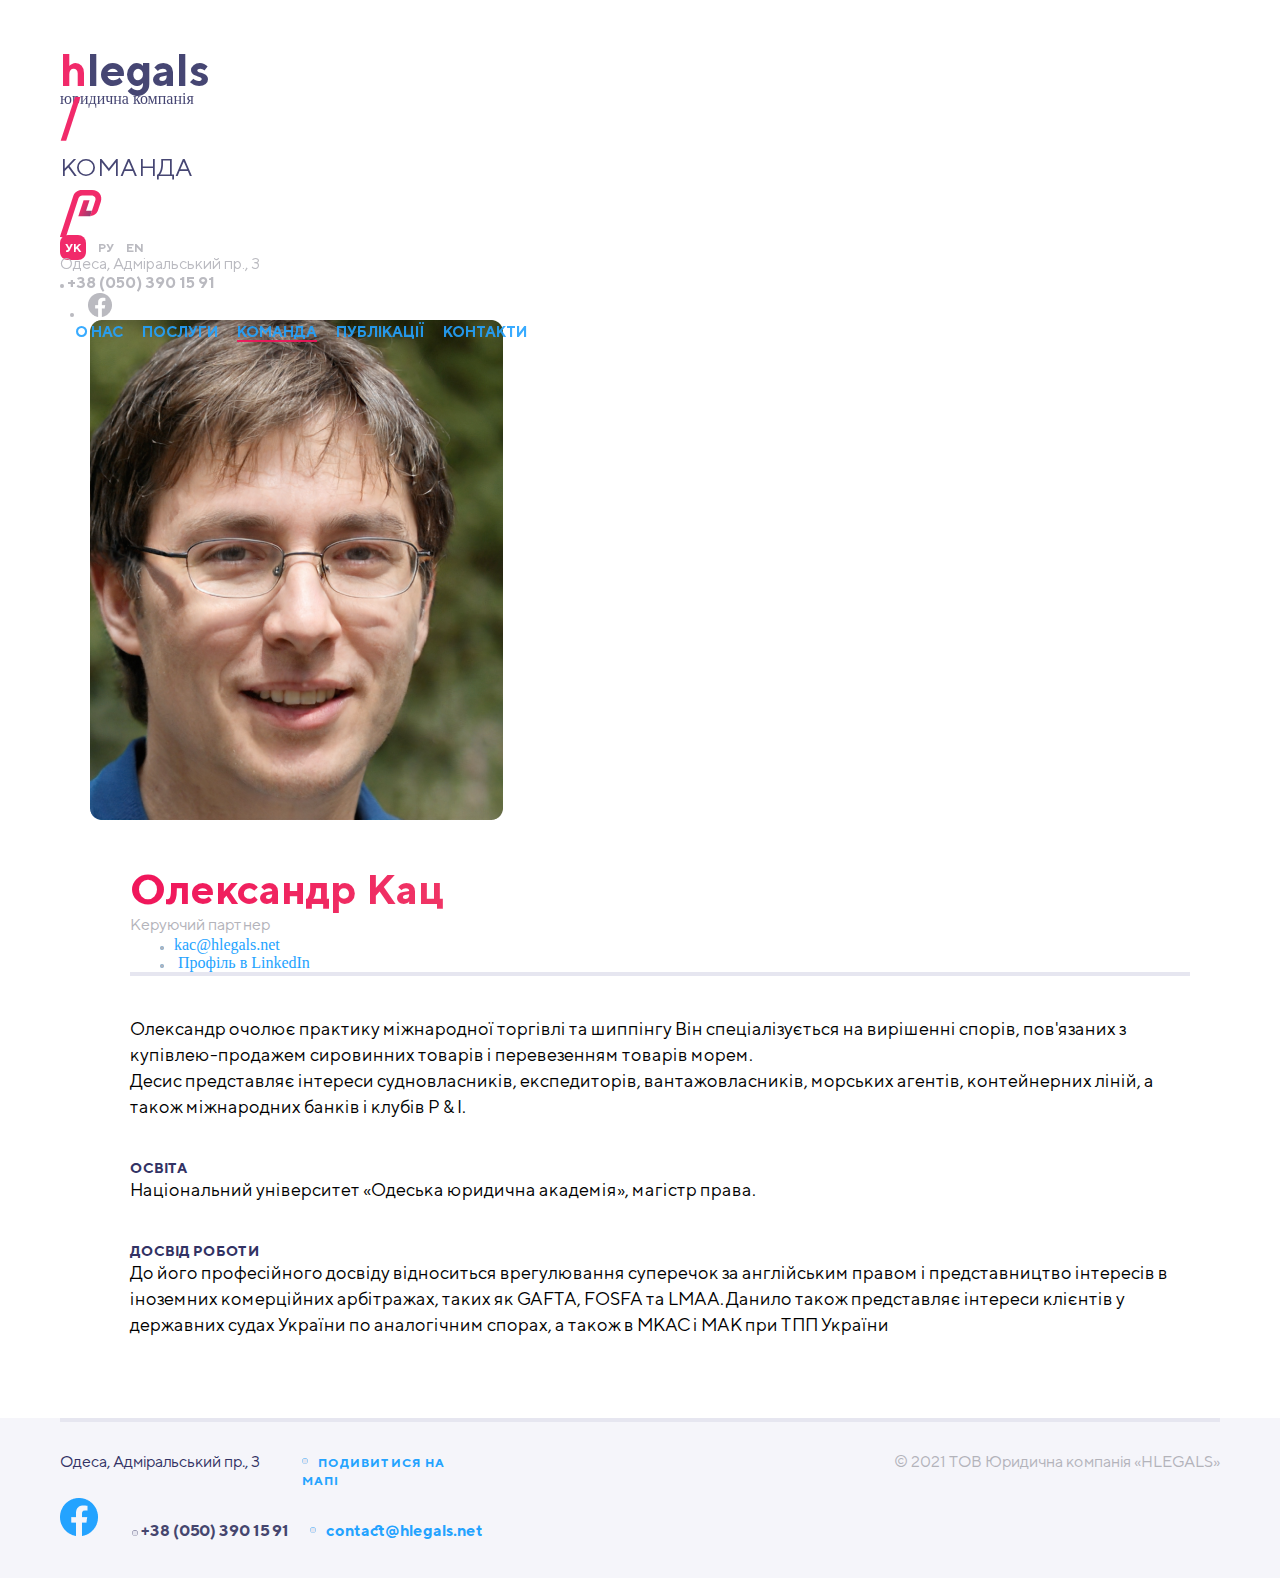
<file: team-user.html>
<!DOCTYPE html>
<html lang="en">
<head>
  <meta charset="UTF-8">
  <meta http-equiv="X-UA-Compatible" content="IE=edge">
  <meta name="viewport" content="width=device-width, initial-scale=1.0">
  <title>Team-user</title>
  <link href="https://cdn.jsdelivr.net/npm/bootstrap@5.0.2/dist/css/bootstrap.min.css" rel="stylesheet" integrity="sha384-EVSTQN3/azprG1Anm3QDgpJLIm9Nao0Yz1ztcQTwFspd3yD65VohhpuuCOmLASjC" crossorigin="anonymous">
  <link rel="stylesheet" href="./style/index.css">
  <script src="./script.js"></script>
</head>
<body>
  <div id="progress">
    <span id="progress-value">&#x1F815;</span>
  </div>
  <div class="wrap-nav services-product-background-none">
    <div class="d-flex justify-content-between adapt-menu-about">
      <div class="d-flex">
        <div class="wrap-nav-logo width-auto">
        <a class="wrap-nav-logo-color color-legals" href="./index.html">
          <h2 class="wrap-nav-logo-name adapt-legals-about "><span>h</span>legals</h2>
          <p class="color-legals adapt-company-about" >юридична компанія</p>
        </a>
        <div class="hamburger-menu">
          <input id="menu__toggle" type="checkbox" />
          <label class="menu__btn " for="menu__toggle">
            <span class="background-color-black"></span>
          </label>
          <ul class="menu__box">
            <li class="link-menu"><a class="menu__item color-blue" href="#">О НАС</a></li>
            <li class="link-menu"><a class="menu__item color-blue" href="./services.html">ПОСЛУГИ</a></li>
            <li class="link-menu"><a class="menu__item color-blue active under-about" href="#">КОМАНДА</a></li>
            <li class="link-menu"><a class="menu__item color-blue" href="./publications.html">ПУБЛІКАЦІЇ</a></li>
            <li class="link-menu"><a class="menu__item color-blue" href="./contact.html">КОНТАКТИ</a></li>
          </ul>
          </div>
        </div>
        <nav class="d-flex">
          <svg class="adapt-about-us-vektor" xmlns="http://www.w3.org/2000/svg" width="22" height="44" viewBox="0 0 22 47" fill="none">
            <path fill-rule="evenodd" clip-rule="evenodd" d="M15.2268 0H21.0714L5.84464 46.8434H0L15.2268 0Z" fill="#F0145A"/>
            </svg>
            <a href="#">
              <h5 class="color-legals nav-about-ua">КОМАНДА</h5>
              </a>
            <svg class="adapt-about-us-vektor" xmlns="http://www.w3.org/2000/svg" width="42" height="47" viewBox="0 0 42 47" fill="none">
              <path fill-rule="evenodd" clip-rule="evenodd" d="M30.258 26.1452H18.3289L23.5851 10.1537L29.5316 10.1888L26.0787 20.7351L32.0076 20.7386L30.258 26.1452Z" fill="url(#paint0_linear_5759_3116)"/>
              <path fill-rule="evenodd" clip-rule="evenodd" d="M5.90442 46.9044H0C0 46.9044 10.7544 13.794 13.2657 6.06476C14.4406 2.44844 17.8089 0 21.6094 0H32.165C35.3482 0 38.0049 1.34505 39.6567 3.61793C41.3073 5.89094 41.7755 8.79933 40.813 11.7664C39.8492 14.7334 38.9388 17.5342 38.1055 20.1004C36.9802 23.5654 33.8628 25.953 30.2586 26.1471C30.2586 26.1471 30.24 26.1411 35.2899 10.5924C35.7358 9.22026 35.573 7.8772 34.8726 6.91395C34.1733 5.95083 32.9934 5.3808 31.4323 5.3808H22.3744C20.5959 5.3808 19.0198 6.52656 18.4696 8.21887L5.90442 46.9044Z" fill="#F0145A"/>
              <defs>
              <linearGradient id="paint0_linear_5759_3116" x1="18.328" y1="23.0823" x2="31.6" y2="30.0167" gradientUnits="userSpaceOnUse">
              <stop stop-color="#F0145A"/>
              <stop offset="1" stop-color="#693264"/>
              </linearGradient>
              </defs>
              </svg>
        </nav>
      </div>
      <div class="adapt-language align-items-center d-flex adapt-about-us">
        <div class="wrap-nav-language">
          <a class="wrap-nav-language-link color-grey active active-background " href="#">УК</a>
          <a class="wrap-nav-language-link wrap-nav-language-padding-left color-grey" href="#">РУ</a>
          <a class="wrap-nav-language-link wrap-nav-language-padding-left color-grey" href="#">EN</a>
        </div>
        <div class="wrap-nav-address">
          <p class="wrap-nav-address-odessa-bottom color-grey adapt-adress-about">Одеса, Адміральський пр., 3</p>
        </div>
        <div class="wrap-nav-number">
          <a class="grey-adapt color-grey " href="#"><svg xmlns="http://www.w3.org/2000/svg" width="4" height="4" fill="currentColor" class="adapt-number-about circle-adapt bi-circle background-color-grey" viewBox="0 0 16 16">
            <path d="M8 15A7 7 0 1 1 8 1a7 7 0 0 1 0 14zm0 1A8 8 0 1 0 8 0a8 8 0 0 0 0 16z"/>
          </svg>	+38 (050) 390 15 91</a>
        </div>
        <div class="wrap-nav-facebook adapt-facebook-about">
        <a class="color-grey" href="#"><svg xmlns="http://www.w3.org/2000/svg" width="4" height="4" fill="currentColor" class="bi bi-circle background-color-grey" viewBox="0 0 16 16">
          <path d="M8 15A7 7 0 1 1 8 1a7 7 0 0 1 0 14zm0 1A8 8 0 1 0 8 0a8 8 0 0 0 0 16z"/>
        </svg>
          <img class="wrap-nav-facebook" src="./img/fb-grey.png" alt="facebook">
        </a>
      </div>
    </div>
  </div>
  <nav>
  <div class="menu d-flex justify-content-end">
    <a class="wrap-nav-menu-link  color-blue" href="./about.html">О НАС</a>
    <a class="wrap-nav-menu-link color-blue" href="./services.html">ПОСЛУГИ</a>
    <a class="wrap-nav-menu-link color-blue active under-about" href="#">КОМАНДА</a>
    <a class="wrap-nav-menu-link color-blue" href="./publications.html">ПУБЛІКАЦІЇ</a>
    <a class="wrap-nav-menu-link color-blue" href="./contact.html">КОНТАКТИ</a>
  </div>
</nav>
</div>
  <main>
   <div class="row p-b-a-u">
      <div class="col-12 col-xxl-4 col-xl-5 col-lg-5 col-md-12 col-sm-12 adapt-a-u-i">
        <img class="w-100" src="./img/team-people/Oleksandr.png" alt="Oleksandr">
      </div>
      <div class="col-12 col-xxl-8 col-xl-7 col-lg-7 col-md-12 col-sm-12 p-l-a-u-b ">
        <h1 class="wrap-describe-service p-t-a-u">
          Олександр Кац
        </h1>
        <div class="d-flex b-b-a-u">
          <p class="team-block-sub">Керуючий партнер</p>
        <div class="p-l-a-u">
          <a class="block-user-link" href="#"><svg xmlns="http://www.w3.org/2000/svg" width="4" height="4" fill="currentColor" class="p-r-a-u adapt-number-about circle-adapt bi-circle background-color-grey" viewBox="0 0 16 16">
            <path d="M8 15A7 7 0 1 1 8 1a7 7 0 0 1 0 14zm0 1A8 8 0 1 0 8 0a8 8 0 0 0 0 16z"/>
          </svg>kac@hlegals.net</a>
        </div>
        <div class="p-l-a-u">
          <a class="block-user-link" href="#"><svg xmlns="http://www.w3.org/2000/svg" width="4" height="4" fill="currentColor" class="p-r-a-u adapt-number-about circle-adapt bi-circle background-color-grey" viewBox="0 0 16 16">
            <path d="M8 15A7 7 0 1 1 8 1a7 7 0 0 1 0 14zm0 1A8 8 0 1 0 8 0a8 8 0 0 0 0 16z"/>
          </svg> Профіль в LinkedIn</a>
        </div>
      </div>
      <p class="describe-text-about-user p-t-a-u">Олександр очолює практику міжнародної торгівлі та шиппінгу
         Він спеціалізується на вирішенні спорів, пов'язаних
          з купівлею-продажем сировинних товарів і перевезенням товарів
          морем.</p>
      <p class="describe-text-about-user">Десис представляє інтереси судновласників, експедиторів,
         вантажовласників, морських агентів, контейнерних ліній,
        а також міжнародних банків і клубів P & I.</p>
      <h3 class="describe-title-text-about-user p-t-a-u">ОСВІТА</h3>
      <p class="describe-text-about-user">Національний університет «Одеська юридична академія», магістр права.</p>
      <h3 class="describe-title-text-about-user p-t-a-u">Досвід роботи</h3>
      <p class="describe-text-about-user">До його професійного досвіду відноситься врегулювання суперечок за англійським правом і представництво інтересів в іноземних комерційних арбітражах, таких як GAFTA, FOSFA та LMAA. Данило також представляє інтереси клієнтів у державних судах України по аналогічним спорах, а також в МКАС і МАК при ТПП України</p>
    </div>
   </div>
  </main>
  <footer class="footer achievement-padding-footer">
    <div class="footer-first-rows-grid footer-align">
      <div class="footer-paddig-top footer-adress-colomn">
        <p class="footer-adress">Одеса, Адміральський пр., 3</p>
      </div>
      <div class="footer-paddig-top footer-map-colomn footer-margin-left-map">
        <a class="footer-map" href="#"><svg xmlns="http://www.w3.org/2000/svg" width="6" height="6" fill="currentColor" class="bi bi-circle footer-svg-margin" viewBox="0 0 16 16">
          <path d="M8 15A7 7 0 1 1 8 1a7 7 0 0 1 0 14zm0 1A8 8 0 1 0 8 0a8 8 0 0 0 0 16z"/>
        </svg>Подивитися на мапі</a>
      </div>
      <div class="footer-paddig-top adapt-company">
        <p class="footer-company">© 2021 ТОВ Юридична компанія «HLEGALS»</p>
      </div>
    </div>
    <div class="footer-second-rows-grid footer-align">
      <div class="adapat-facebook">
        <a href="#">
          <img src="./img/Facebook.png">
        </a>
      </div>
      <div class="footer-number-alighn adapt-number">
        <a class="footer-number" href="#"><svg xmlns="http://www.w3.org/2000/svg" width="6" height="6" fill="currentColor" class="bi bi-circle" viewBox="0 0 16 16">
          <path d="M8 15A7 7 0 1 1 8 1a7 7 0 0 1 0 14zm0 1A8 8 0 1 0 8 0a8 8 0 0 0 0 16z"/>
        </svg>	+38 (050) 390 15 91</a>
      </div>
      <div class="">
        <a class="footer-contact" href="#"><svg xmlns="http://www.w3.org/2000/svg" width="6" height="6" fill="currentColor" class="bi bi-circle footer-svg-margin" viewBox="0 0 16 16">
          <path d="M8 15A7 7 0 1 1 8 1a7 7 0 0 1 0 14zm0 1A8 8 0 1 0 8 0a8 8 0 0 0 0 16z"/>
        </svg>contact@hlegals.net</a>
      </div>
    </div>
  </footer>
  <script src="https://cdn.jsdelivr.net/npm/@popperjs/core@2.9.2/dist/umd/popper.min.js" integrity="sha384-IQsoLXl5PILFhosVNubq5LC7Qb9DXgDA9i+tQ8Zj3iwWAwPtgFTxbJ8NT4GN1R8p" crossorigin="anonymous"></script>
  <script src="https://cdn.jsdelivr.net/npm/bootstrap@5.0.2/dist/js/bootstrap.min.js" integrity="sha384-cVKIPhGWiC2Al4u+LWgxfKTRIcfu0JTxR+EQDz/bgldoEyl4H0zUF0QKbrJ0EcQF" crossorigin="anonymous"></script>
</body>
</html>
</file>
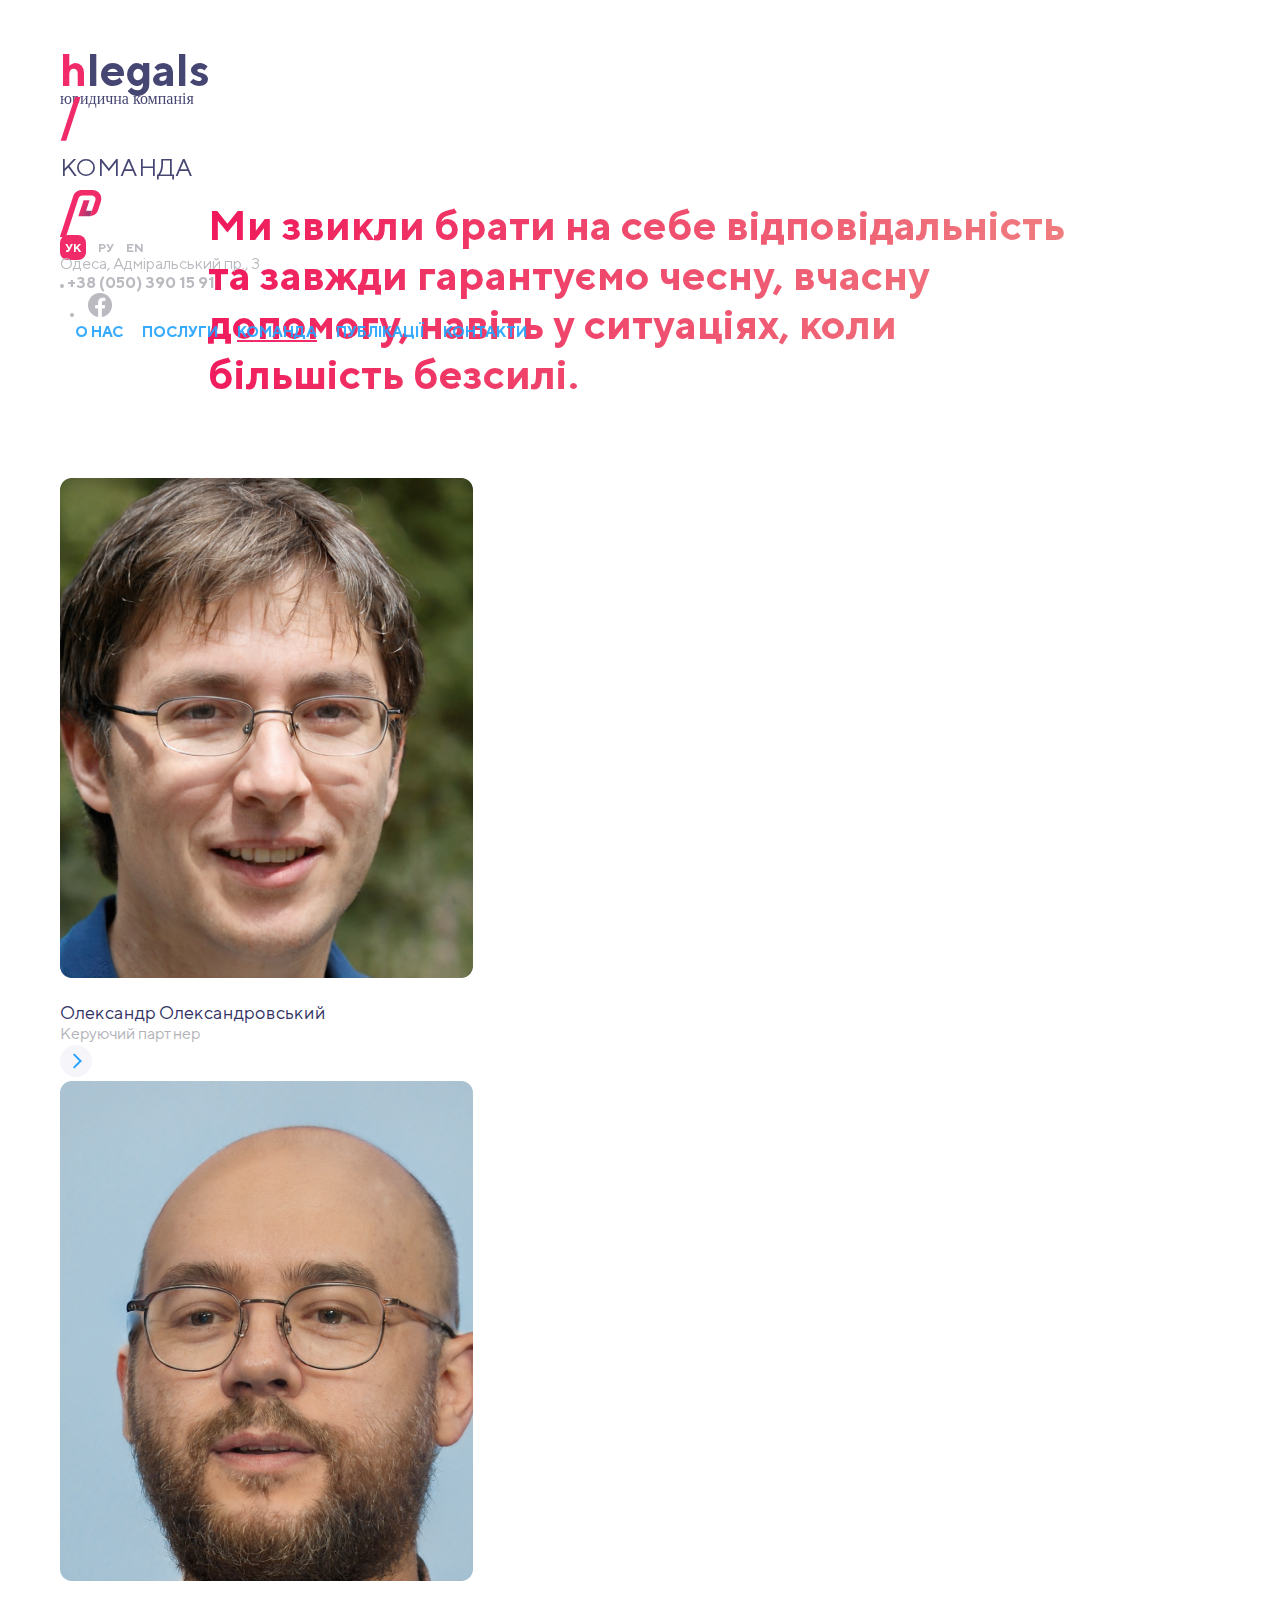
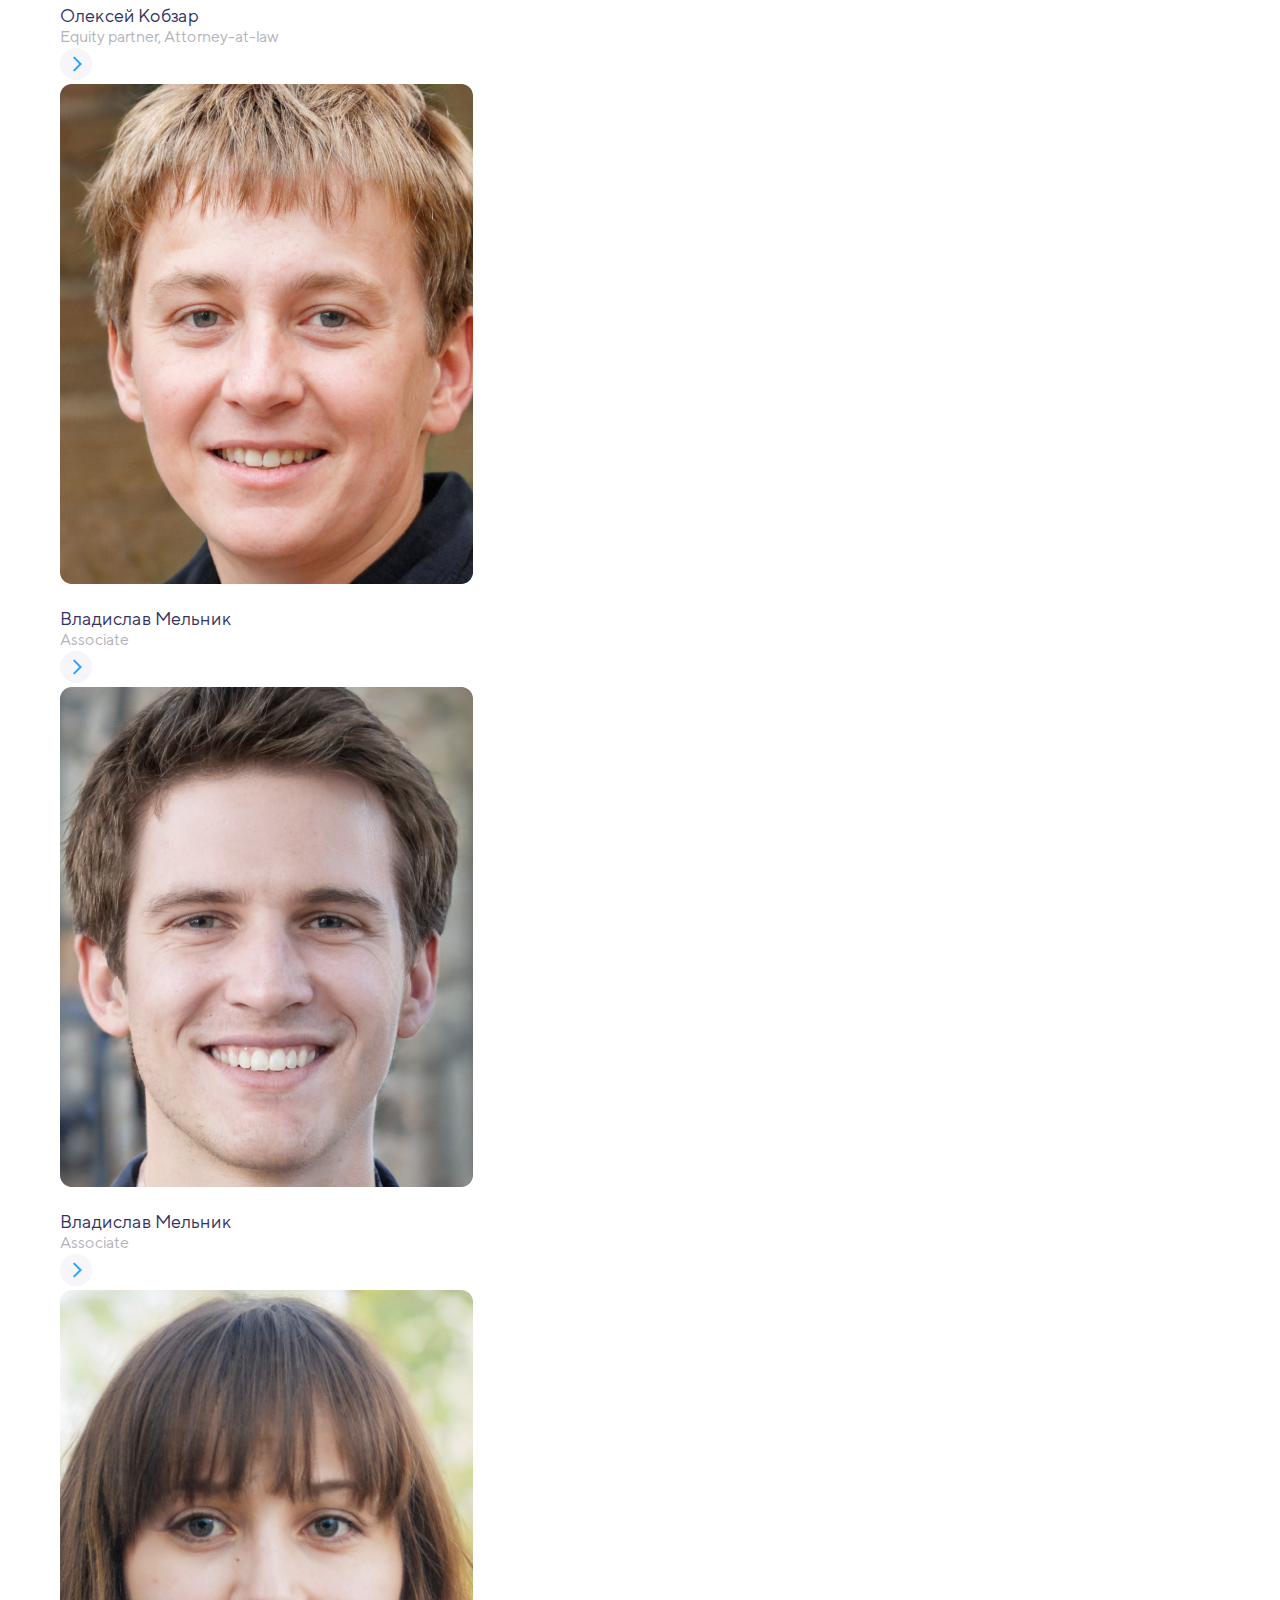
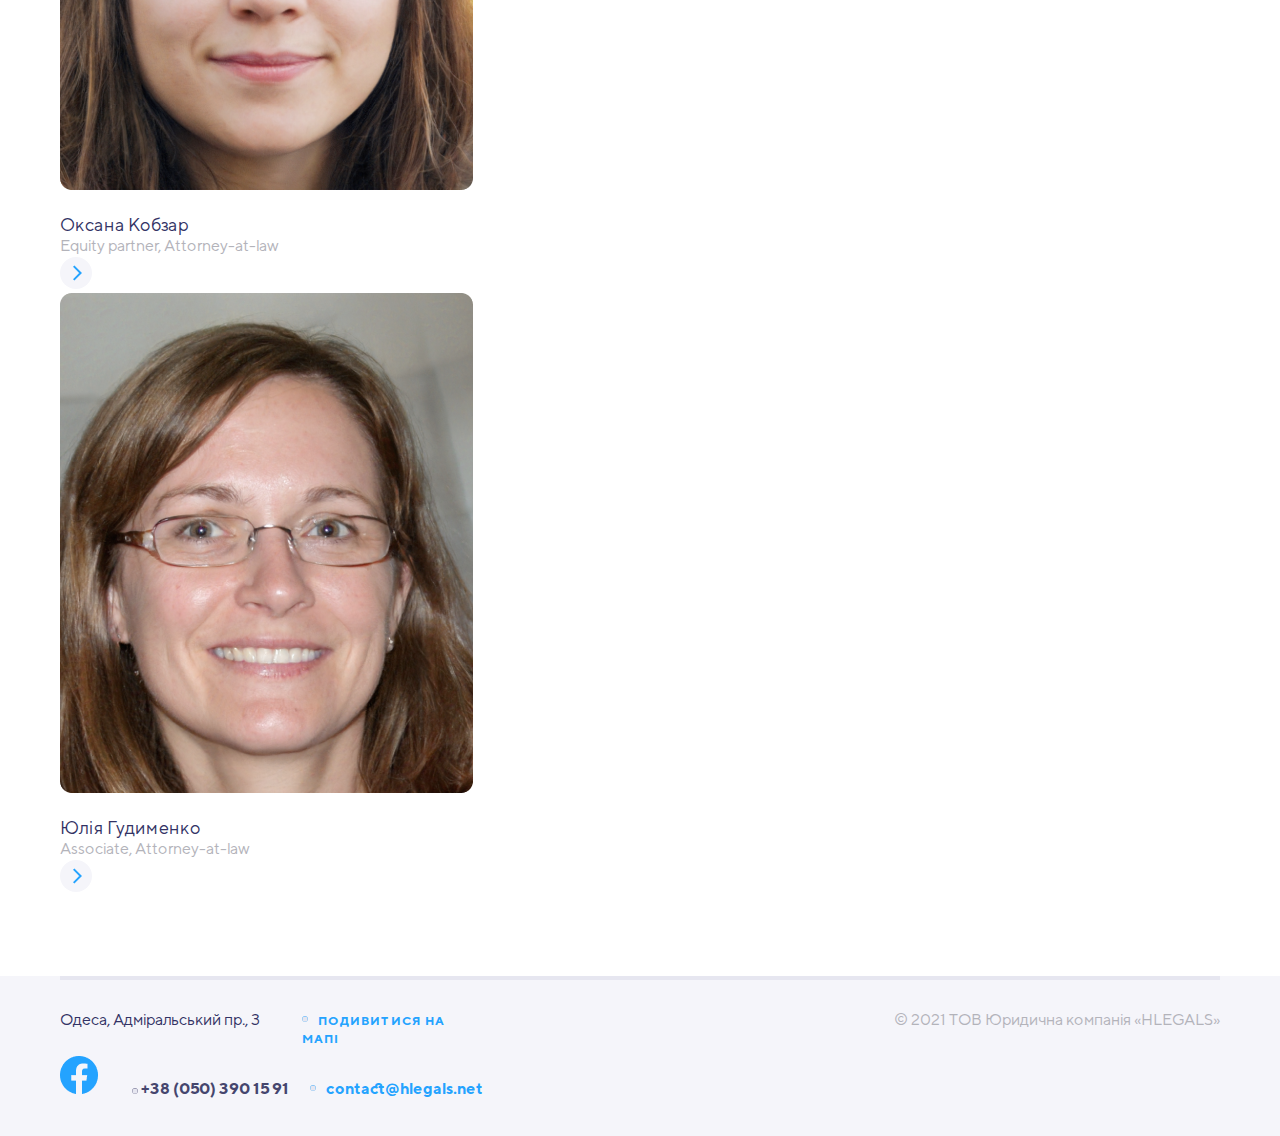
<file: team.html>
<!DOCTYPE html>
<html lang="en">
<head>
  <meta charset="UTF-8">
  <meta http-equiv="X-UA-Compatible" content="IE=edge">
  <meta name="viewport" content="width=device-width, initial-scale=1.0">
  <title>Team</title>
  <link href="https://cdn.jsdelivr.net/npm/bootstrap@5.0.2/dist/css/bootstrap.min.css" rel="stylesheet" integrity="sha384-EVSTQN3/azprG1Anm3QDgpJLIm9Nao0Yz1ztcQTwFspd3yD65VohhpuuCOmLASjC" crossorigin="anonymous">
  <link rel="stylesheet" href="./style/index.css">
  <script src="./script.js"></script>
</head>
<body>
  <div id="progress">
    <span id="progress-value">&#x1F815;</span>
  </div>
  <div class="wrap-nav services-product-background-none">
    <div class="d-flex justify-content-between adapt-menu-about">
      <div class="d-flex">
        <div class="wrap-nav-logo width-auto">
        <a class="wrap-nav-logo-color color-legals" href="./index.html">
          <h2 class="wrap-nav-logo-name adapt-legals-about "><span>h</span>legals</h2>
          <p class="color-legals adapt-company-about" >юридична компанія</p>
        </a>
        <div class="hamburger-menu">
          <input id="menu__toggle" type="checkbox" />
          <label class="menu__btn " for="menu__toggle">
            <span class="background-color-black"></span>
          </label>
          <ul class="menu__box">
            <li class="link-menu"><a class="menu__item color-blue" href="./about.html">О НАС</a></li>
            <li class="link-menu"><a class="menu__item color-blue" href="./services.html">ПОСЛУГИ</a></li>
            <li class="link-menu"><a class="menu__item color-blue active under-about" href="#">КОМАНДА</a></li>
            <li class="link-menu"><a class="menu__item color-blue" href="./publications.html">ПУБЛІКАЦІЇ</a></li>
            <li class="link-menu"><a class="menu__item color-blue" href="./contact.html">КОНТАКТИ</a></li>
          </ul>
          </div>
        </div>
        <nav class="d-flex">
          <svg class="adapt-about-us-vektor" xmlns="http://www.w3.org/2000/svg" width="22" height="44" viewBox="0 0 22 47" fill="none">
            <path fill-rule="evenodd" clip-rule="evenodd" d="M15.2268 0H21.0714L5.84464 46.8434H0L15.2268 0Z" fill="#F0145A"/>
            </svg>
            <a href="#">
              <h5 class="color-legals nav-about-ua">КОМАНДА</h5>
              </a>
            <svg class="adapt-about-us-vektor" xmlns="http://www.w3.org/2000/svg" width="42" height="47" viewBox="0 0 42 47" fill="none">
              <path fill-rule="evenodd" clip-rule="evenodd" d="M30.258 26.1452H18.3289L23.5851 10.1537L29.5316 10.1888L26.0787 20.7351L32.0076 20.7386L30.258 26.1452Z" fill="url(#paint0_linear_5759_3116)"/>
              <path fill-rule="evenodd" clip-rule="evenodd" d="M5.90442 46.9044H0C0 46.9044 10.7544 13.794 13.2657 6.06476C14.4406 2.44844 17.8089 0 21.6094 0H32.165C35.3482 0 38.0049 1.34505 39.6567 3.61793C41.3073 5.89094 41.7755 8.79933 40.813 11.7664C39.8492 14.7334 38.9388 17.5342 38.1055 20.1004C36.9802 23.5654 33.8628 25.953 30.2586 26.1471C30.2586 26.1471 30.24 26.1411 35.2899 10.5924C35.7358 9.22026 35.573 7.8772 34.8726 6.91395C34.1733 5.95083 32.9934 5.3808 31.4323 5.3808H22.3744C20.5959 5.3808 19.0198 6.52656 18.4696 8.21887L5.90442 46.9044Z" fill="#F0145A"/>
              <defs>
              <linearGradient id="paint0_linear_5759_3116" x1="18.328" y1="23.0823" x2="31.6" y2="30.0167" gradientUnits="userSpaceOnUse">
              <stop stop-color="#F0145A"/>
              <stop offset="1" stop-color="#693264"/>
              </linearGradient>
              </defs>
              </svg>
        </nav>
      </div>
      <div class="adapt-language align-items-center d-flex adapt-about-us">
        <div class="wrap-nav-language">
          <a class="wrap-nav-language-link color-grey active active-background " href="#">УК</a>
          <a class="wrap-nav-language-link wrap-nav-language-padding-left color-grey" href="#">РУ</a>
          <a class="wrap-nav-language-link wrap-nav-language-padding-left color-grey" href="#">EN</a>
        </div>
        <div class="wrap-nav-address">
          <p class="wrap-nav-address-odessa-bottom color-grey adapt-adress-about">Одеса, Адміральський пр., 3</p>
        </div>
        <div class="wrap-nav-number">
          <a class="grey-adapt color-grey " href="#"><svg xmlns="http://www.w3.org/2000/svg" width="4" height="4" fill="currentColor" class="adapt-number-about circle-adapt bi-circle background-color-grey" viewBox="0 0 16 16">
            <path d="M8 15A7 7 0 1 1 8 1a7 7 0 0 1 0 14zm0 1A8 8 0 1 0 8 0a8 8 0 0 0 0 16z"/>
          </svg>	+38 (050) 390 15 91</a>
        </div>
        <div class="wrap-nav-facebook adapt-facebook-about">
        <a class="color-grey" href="#"><svg xmlns="http://www.w3.org/2000/svg" width="4" height="4" fill="currentColor" class="bi bi-circle background-color-grey" viewBox="0 0 16 16">
          <path d="M8 15A7 7 0 1 1 8 1a7 7 0 0 1 0 14zm0 1A8 8 0 1 0 8 0a8 8 0 0 0 0 16z"/>
        </svg>
          <img class="wrap-nav-facebook" src="./img/fb-grey.png" alt="facebook">
        </a>
      </div>
    </div>
  </div>
  <nav>
  <div class="menu d-flex justify-content-end">
    <a class="wrap-nav-menu-link  color-blue" href="./about.html">О НАС</a>
    <a class="wrap-nav-menu-link color-blue" href="./services.html">ПОСЛУГИ</a>
    <a class="wrap-nav-menu-link color-blue active under-about" href="#">КОМАНДА</a>
    <a class="wrap-nav-menu-link color-blue" href="./publications.html">ПУБЛІКАЦІЇ</a>
    <a class="wrap-nav-menu-link color-blue" href="./contact.html">КОНТАКТИ</a>
  </div>
</nav>
</div>
  <main>
    <h1 class="wrap-describe-service width-team-title">Ми звикли брати на себе відповідальність
       та завжди гарантуємо чесну,
       вчасну допомогу, навіть у ситуаціях, коли більшість безсилі.</h1>
    <div class="team-block">
        <div class="row ">
          <div class="col-12 col-lg-3 col-xl-4 col-md-4 col-sm-12 adapt-momible-team">
            <img class="adapt-momible-team-img w-100" src="./img/team-people/Oleksandr.png" alt="Oleksandr">
            <div class="d-flex justify-content-between align-items-center adapt-momible-text">
              <div>
              <h5 class="team-block-name">Олександр Олександровський</h5>
                <p class="team-block-sub">Керуючий партнер</p>
              </div>
              <div>
                <a href="./team-user.html">
                  <svg width="32" height="32" viewBox="0 0 32 32" fill="none" xmlns="http://www.w3.org/2000/svg">
                    <circle cx="16" cy="16" r="16" transform="rotate(-90 16 16)" fill="#F5F5FA"/>
                    <path d="M13.7144 22.8571L20.5715 16L13.7144 9.14283" stroke="#24A3FF" stroke-width="2"/>
                    </svg>
                  </a>
                </div>
            </div>
          </div>
          <div class="col-12 col-lg-4 col-xl-4 col-md-4 col-sm-12 adapt-momible-team">
            <img class="adapt-momible-team-img w-100" src="./img/team-people/Oleksey.png" alt="Oleksey">
            <div class="d-flex justify-content-between align-items-center adapt-momible-text">
              <div>
              <h5 class="team-block-name">Олексей Кобзар</h5>
                <p class="team-block-sub">Equity partner, Attorney-at-law</p>
              </div>
              <div>
                <a href="./team-user.html">
                  <svg width="32" height="32" viewBox="0 0 32 32" fill="none" xmlns="http://www.w3.org/2000/svg">
                    <circle cx="16" cy="16" r="16" transform="rotate(-90 16 16)" fill="#F5F5FA"/>
                    <path d="M13.7144 22.8571L20.5715 16L13.7144 9.14283" stroke="#24A3FF" stroke-width="2"/>
                    </svg>
                  </a>
                </div>
            </div>
          </div>
          <div class="col-12 col-lg-4 col-xl-4 col-md-4 col-sm-12 adapt-momible-team">
            <img class="adapt-momible-team-img w-100" src="./img/team-people/Vladislav.png" alt="Vladislav">
            <div class="d-flex justify-content-between align-items-center adapt-momible-text">
              <div>
              <h5 class="team-block-name">Владислав Мельник</h5>
                <p class="team-block-sub">Associate</p>
              </div>
              <div>
                <a href="./team-user.html">
                  <svg width="32" height="32" viewBox="0 0 32 32" fill="none" xmlns="http://www.w3.org/2000/svg">
                    <circle cx="16" cy="16" r="16" transform="rotate(-90 16 16)" fill="#F5F5FA"/>
                    <path d="M13.7144 22.8571L20.5715 16L13.7144 9.14283" stroke="#24A3FF" stroke-width="2"/>
                    </svg>
                  </a>
                </div>
            </div>
          </div>
        </div>
        <div class="row team-block-flex-direction ">
          <div class="col-12 col-lg-4 col-xl-4 col-md-4 col-sm-12 adapt-momible-team">
            <img class="adapt-momible-team-img w-100" src="./img/team-people/Vladislav_m.png" alt="Vladislav_m">
            <div class="d-flex justify-content-between align-items-center adapt-momible-text">
              <div>
              <h5 class="team-block-name">Владислав Мельник</h5>
                <p class="team-block-sub">Associate</p>
              </div>
              <div>
                <a href="./team-user.html">
                  <svg width="32" height="32" viewBox="0 0 32 32" fill="none" xmlns="http://www.w3.org/2000/svg">
                    <circle cx="16" cy="16" r="16" transform="rotate(-90 16 16)" fill="#F5F5FA"/>
                    <path d="M13.7144 22.8571L20.5715 16L13.7144 9.14283" stroke="#24A3FF" stroke-width="2"/>
                    </svg>
                  </a>
                </div>
            </div>
          </div>
          <div class="col-12 col-lg-4 col-xl-4 col-md-4 col-sm-12 adapt-momible-team">
            <img class="adapt-momible-team-img w-100" src="./img/team-people/Oksana.png" alt="Oksana">
            <div class="d-flex justify-content-between align-items-center adapt-momible-text">
              <div>
              <h5 class="team-block-name">Оксана Кобзар</h5>
                <p class="team-block-sub">Equity partner, Attorney-at-law</p>
              </div>
              <div>
                <a href="./team-user.html">
                  <svg width="32" height="32" viewBox="0 0 32 32" fill="none" xmlns="http://www.w3.org/2000/svg">
                    <circle cx="16" cy="16" r="16" transform="rotate(-90 16 16)" fill="#F5F5FA"/>
                    <path d="M13.7144 22.8571L20.5715 16L13.7144 9.14283" stroke="#24A3FF" stroke-width="2"/>
                    </svg>
                  </a>
                </div>
            </div>
          </div>
          <div class="col-12 col-lg-4 col-xl-4 col-md-4 col-sm-12 adapt-momible-team">
            <img class="adapt-momible-team-img w-100" src="./img/team-people/Yulia.png" alt="Yulia">
            <div class="d-flex justify-content-between align-items-center adapt-momible-text">
              <div>
              <h5 class="team-block-name">Юлія Гудименко</h5>
                <p class="team-block-sub">Associate, Attorney-at-law</p>
              </div>
              <div>
                <a href="./team-user.html">
                  <svg width="32" height="32" viewBox="0 0 32 32" fill="none" xmlns="http://www.w3.org/2000/svg">
                    <circle cx="16" cy="16" r="16" transform="rotate(-90 16 16)" fill="#F5F5FA"/>
                    <path d="M13.7144 22.8571L20.5715 16L13.7144 9.14283" stroke="#24A3FF" stroke-width="2"/>
                    </svg>
                  </a>
                </div>
            </div>
          </div>
        </div>
        </div>
    </div>
  </main>
  <footer class="footer achievement-padding-footer">
    <div class="footer-first-rows-grid footer-align">
      <div class="footer-paddig-top footer-adress-colomn">
        <p class="footer-adress">Одеса, Адміральський пр., 3</p>
      </div>
      <div class="footer-paddig-top footer-map-colomn footer-margin-left-map">
        <a class="footer-map" href="#"><svg xmlns="http://www.w3.org/2000/svg" width="6" height="6" fill="currentColor" class="bi bi-circle footer-svg-margin" viewBox="0 0 16 16">
          <path d="M8 15A7 7 0 1 1 8 1a7 7 0 0 1 0 14zm0 1A8 8 0 1 0 8 0a8 8 0 0 0 0 16z"/>
        </svg>Подивитися на мапі</a>
      </div>
      <div class="footer-paddig-top adapt-company">
        <p class="footer-company">© 2021 ТОВ Юридична компанія «HLEGALS»</p>
      </div>
    </div>
    <div class="footer-second-rows-grid footer-align">
      <div class="adapat-facebook">
        <a href="#">
          <img src="./img/Facebook.png">
        </a>
      </div>
      <div class="footer-number-alighn adapt-number">
        <a class="footer-number" href="#"><svg xmlns="http://www.w3.org/2000/svg" width="6" height="6" fill="currentColor" class="bi bi-circle" viewBox="0 0 16 16">
          <path d="M8 15A7 7 0 1 1 8 1a7 7 0 0 1 0 14zm0 1A8 8 0 1 0 8 0a8 8 0 0 0 0 16z"/>
        </svg>	+38 (050) 390 15 91</a>
      </div>
      <div class="">
        <a class="footer-contact" href="#"><svg xmlns="http://www.w3.org/2000/svg" width="6" height="6" fill="currentColor" class="bi bi-circle footer-svg-margin" viewBox="0 0 16 16">
          <path d="M8 15A7 7 0 1 1 8 1a7 7 0 0 1 0 14zm0 1A8 8 0 1 0 8 0a8 8 0 0 0 0 16z"/>
        </svg>contact@hlegals.net</a>
      </div>
    </div>
  </footer>
  <script src="https://cdn.jsdelivr.net/npm/@popperjs/core@2.9.2/dist/umd/popper.min.js" integrity="sha384-IQsoLXl5PILFhosVNubq5LC7Qb9DXgDA9i+tQ8Zj3iwWAwPtgFTxbJ8NT4GN1R8p" crossorigin="anonymous"></script>
  <script src="https://cdn.jsdelivr.net/npm/bootstrap@5.0.2/dist/js/bootstrap.min.js" integrity="sha384-cVKIPhGWiC2Al4u+LWgxfKTRIcfu0JTxR+EQDz/bgldoEyl4H0zUF0QKbrJ0EcQF" crossorigin="anonymous"></script>
</body>
</html>
</file>
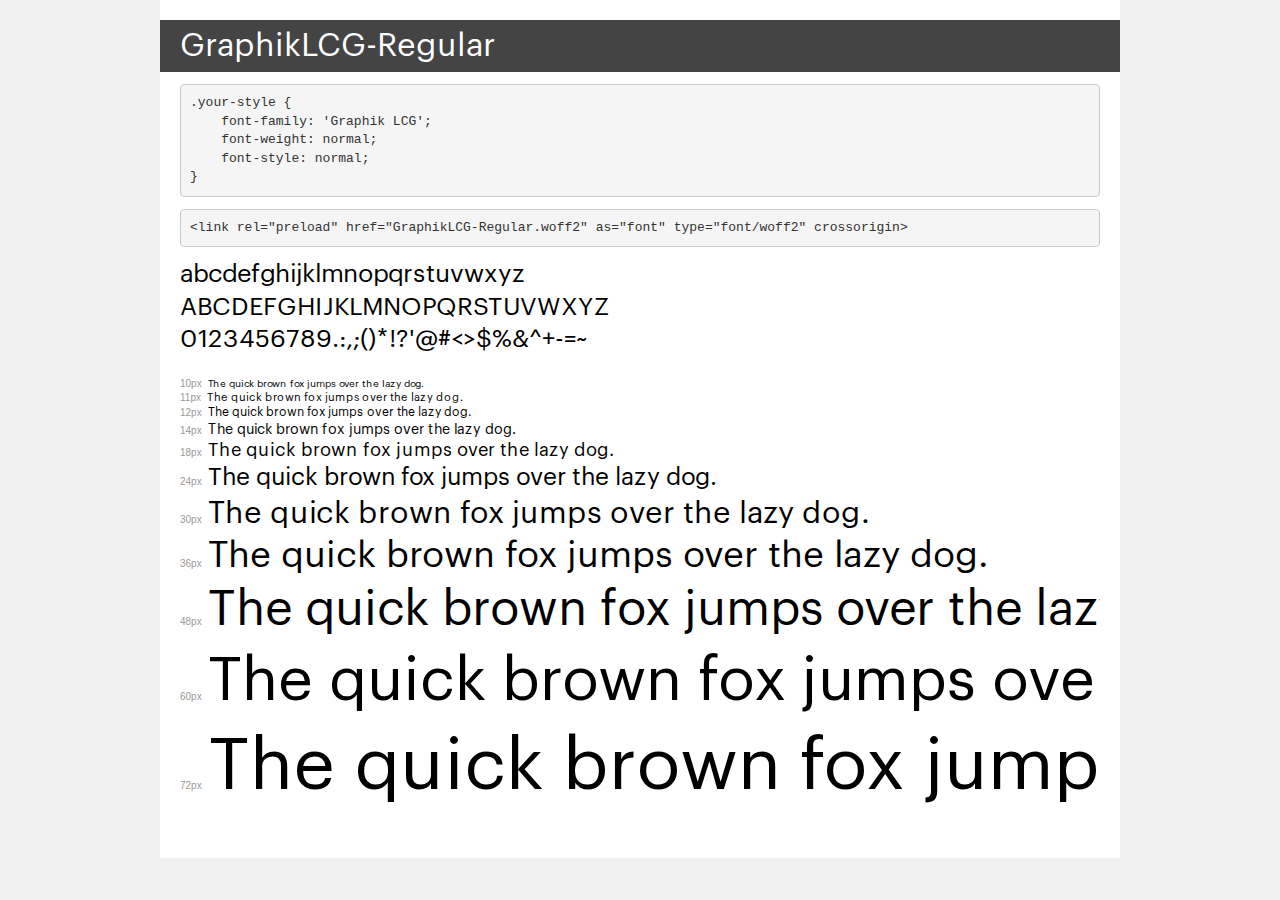
<file: fonts/GraphikLCG-Regular/demo.html>
<!DOCTYPE html>
<html lang="en">
<head>
    <meta charset="utf-8">
    <meta http-equiv="X-UA-Compatible" content="IE=edge">
    <meta name="viewport" content="width=device-width, initial-scale=1">
    <meta name="robots" content="noindex, noarchive">
    <meta name="format-detection" content="telephone=no">
    <title>Transfonter demo</title>
    <link href="stylesheet.css" rel="stylesheet">
    <style>
        /*
        http://meyerweb.com/eric/tools/css/reset/
        v2.0 | 20110126
        License: none (public domain)
        */
        html, body, div, span, applet, object, iframe,
        h1, h2, h3, h4, h5, h6, p, blockquote, pre,
        a, abbr, acronym, address, big, cite, code,
        del, dfn, em, img, ins, kbd, q, s, samp,
        small, strike, strong, sub, sup, tt, var,
        b, u, i, center,
        dl, dt, dd, ol, ul, li,
        fieldset, form, label, legend,
        table, caption, tbody, tfoot, thead, tr, th, td,
        article, aside, canvas, details, embed,
        figure, figcaption, footer, header, hgroup,
        menu, nav, output, ruby, section, summary,
        time, mark, audio, video {
            margin: 0;
            padding: 0;
            border: 0;
            font-size: 100%;
            font: inherit;
            vertical-align: baseline;
        }
        /* HTML5 display-role reset for older browsers */
        article, aside, details, figcaption, figure,
        footer, header, hgroup, menu, nav, section {
            display: block;
        }
        body {
            line-height: 1;
        }
        ol, ul {
            list-style: none;
        }
        blockquote, q {
            quotes: none;
        }
        blockquote:before, blockquote:after,
        q:before, q:after {
            content: '';
            content: none;
        }
        table {
            border-collapse: collapse;
            border-spacing: 0;
        }
        /* demo styles */
        body {
            background: #f0f0f0;
            color: #000;
        }
        .page {
            background: #fff;
            width: 920px;
            margin: 0 auto;
            padding: 20px 20px 0 20px;
            overflow: hidden;
        }
        .font-container {
            overflow-x: auto;
            overflow-y: hidden;
            margin-bottom: 40px;
            line-height: 1.3;
            white-space: nowrap;
            padding-bottom: 5px;
        }
        h1 {
            position: relative;
            background: #444;
            font-size: 32px;
            color: #fff;
            padding: 10px 20px;
            margin: 0 -20px 12px -20px;
        }
        .letters {
            font-size: 25px;
            margin-bottom: 20px;
        }
        .s10:before {
            content: '10px';
        }
        .s11:before {
            content: '11px';
        }
        .s12:before {
            content: '12px';
        }
        .s14:before {
            content: '14px';
        }
        .s18:before {
            content: '18px';
        }
        .s24:before {
            content: '24px';
        }
        .s30:before {
            content: '30px';
        }
        .s36:before {
            content: '36px';
        }
        .s48:before {
            content: '48px';
        }
        .s60:before {
            content: '60px';
        }
        .s72:before {
            content: '72px';
        }
        .s10:before, .s11:before, .s12:before, .s14:before,
        .s18:before, .s24:before, .s30:before, .s36:before,
        .s48:before, .s60:before, .s72:before {
            font-family: Arial, sans-serif;
            font-size: 10px;
            font-weight: normal;
            font-style: normal;
            color: #999;
            padding-right: 6px;
        }
        pre {
            display: block;
            padding: 9px;
            margin: 0 0 12px;
            font-family: Monaco, Menlo, Consolas, "Courier New", monospace;
            font-size: 13px;
            line-height: 1.428571429;
            color: #333;
            font-weight: normal;
            font-style: normal;
            background-color: #f5f5f5;
            border: 1px solid #ccc;
            overflow-x: auto;
            border-radius: 4px;
        }
        /* responsive */
        @media (max-width: 959px) {
            .page {
                width: auto;
                margin: 0;
            }
        }
    </style>
</head>
<body>
<div class="page">
    <div class="demo">
        <h1 style="font-family: 'Graphik LCG'; font-weight: normal; font-style: normal;">GraphikLCG-Regular</h1>
        <pre title="Usage">.your-style {
    font-family: 'Graphik LCG';
    font-weight: normal;
    font-style: normal;
}</pre>
        <pre title="Preload (optional)">
&lt;link rel=&quot;preload&quot; href=&quot;GraphikLCG-Regular.woff2&quot; as=&quot;font&quot; type=&quot;font/woff2&quot; crossorigin&gt;</pre>
        <div class="font-container" style="font-family: 'Graphik LCG'; font-weight: normal; font-style: normal;">
            <p class="letters">
                abcdefghijklmnopqrstuvwxyz<br>
ABCDEFGHIJKLMNOPQRSTUVWXYZ<br>
                0123456789.:,;()*!?'@#&lt;&gt;$%&^+-=~
            </p>
            <p class="s10" style="font-size: 10px;">The quick brown fox jumps over the lazy dog.</p>
            <p class="s11" style="font-size: 11px;">The quick brown fox jumps over the lazy dog.</p>
            <p class="s12" style="font-size: 12px;">The quick brown fox jumps over the lazy dog.</p>
            <p class="s14" style="font-size: 14px;">The quick brown fox jumps over the lazy dog.</p>
            <p class="s18" style="font-size: 18px;">The quick brown fox jumps over the lazy dog.</p>
            <p class="s24" style="font-size: 24px;">The quick brown fox jumps over the lazy dog.</p>
            <p class="s30" style="font-size: 30px;">The quick brown fox jumps over the lazy dog.</p>
            <p class="s36" style="font-size: 36px;">The quick brown fox jumps over the lazy dog.</p>
            <p class="s48" style="font-size: 48px;">The quick brown fox jumps over the lazy dog.</p>
            <p class="s60" style="font-size: 60px;">The quick brown fox jumps over the lazy dog.</p>
            <p class="s72" style="font-size: 72px;">The quick brown fox jumps over the lazy dog.</p>
        </div>
    </div>

</div>
</body>
</html>
</file>
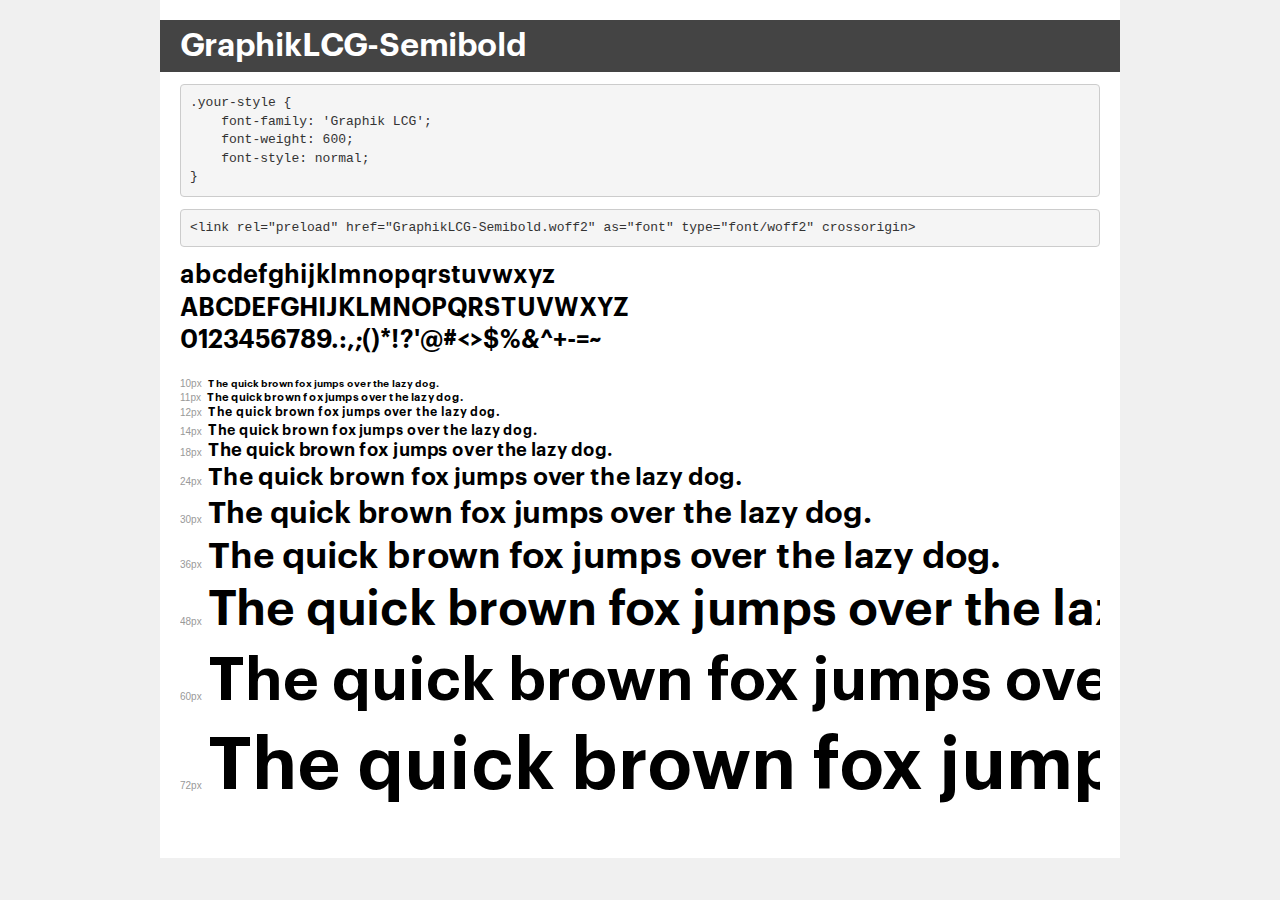
<file: fonts/GraphikLCG-Semibold/demo.html>
<!DOCTYPE html>
<html lang="en">
<head>
    <meta charset="utf-8">
    <meta http-equiv="X-UA-Compatible" content="IE=edge">
    <meta name="viewport" content="width=device-width, initial-scale=1">
    <meta name="robots" content="noindex, noarchive">
    <meta name="format-detection" content="telephone=no">
    <title>Transfonter demo</title>
    <link href="stylesheet.css" rel="stylesheet">
    <style>
        /*
        http://meyerweb.com/eric/tools/css/reset/
        v2.0 | 20110126
        License: none (public domain)
        */
        html, body, div, span, applet, object, iframe,
        h1, h2, h3, h4, h5, h6, p, blockquote, pre,
        a, abbr, acronym, address, big, cite, code,
        del, dfn, em, img, ins, kbd, q, s, samp,
        small, strike, strong, sub, sup, tt, var,
        b, u, i, center,
        dl, dt, dd, ol, ul, li,
        fieldset, form, label, legend,
        table, caption, tbody, tfoot, thead, tr, th, td,
        article, aside, canvas, details, embed,
        figure, figcaption, footer, header, hgroup,
        menu, nav, output, ruby, section, summary,
        time, mark, audio, video {
            margin: 0;
            padding: 0;
            border: 0;
            font-size: 100%;
            font: inherit;
            vertical-align: baseline;
        }
        /* HTML5 display-role reset for older browsers */
        article, aside, details, figcaption, figure,
        footer, header, hgroup, menu, nav, section {
            display: block;
        }
        body {
            line-height: 1;
        }
        ol, ul {
            list-style: none;
        }
        blockquote, q {
            quotes: none;
        }
        blockquote:before, blockquote:after,
        q:before, q:after {
            content: '';
            content: none;
        }
        table {
            border-collapse: collapse;
            border-spacing: 0;
        }
        /* demo styles */
        body {
            background: #f0f0f0;
            color: #000;
        }
        .page {
            background: #fff;
            width: 920px;
            margin: 0 auto;
            padding: 20px 20px 0 20px;
            overflow: hidden;
        }
        .font-container {
            overflow-x: auto;
            overflow-y: hidden;
            margin-bottom: 40px;
            line-height: 1.3;
            white-space: nowrap;
            padding-bottom: 5px;
        }
        h1 {
            position: relative;
            background: #444;
            font-size: 32px;
            color: #fff;
            padding: 10px 20px;
            margin: 0 -20px 12px -20px;
        }
        .letters {
            font-size: 25px;
            margin-bottom: 20px;
        }
        .s10:before {
            content: '10px';
        }
        .s11:before {
            content: '11px';
        }
        .s12:before {
            content: '12px';
        }
        .s14:before {
            content: '14px';
        }
        .s18:before {
            content: '18px';
        }
        .s24:before {
            content: '24px';
        }
        .s30:before {
            content: '30px';
        }
        .s36:before {
            content: '36px';
        }
        .s48:before {
            content: '48px';
        }
        .s60:before {
            content: '60px';
        }
        .s72:before {
            content: '72px';
        }
        .s10:before, .s11:before, .s12:before, .s14:before,
        .s18:before, .s24:before, .s30:before, .s36:before,
        .s48:before, .s60:before, .s72:before {
            font-family: Arial, sans-serif;
            font-size: 10px;
            font-weight: normal;
            font-style: normal;
            color: #999;
            padding-right: 6px;
        }
        pre {
            display: block;
            padding: 9px;
            margin: 0 0 12px;
            font-family: Monaco, Menlo, Consolas, "Courier New", monospace;
            font-size: 13px;
            line-height: 1.428571429;
            color: #333;
            font-weight: normal;
            font-style: normal;
            background-color: #f5f5f5;
            border: 1px solid #ccc;
            overflow-x: auto;
            border-radius: 4px;
        }
        /* responsive */
        @media (max-width: 959px) {
            .page {
                width: auto;
                margin: 0;
            }
        }
    </style>
</head>
<body>
<div class="page">
    <div class="demo">
        <h1 style="font-family: 'Graphik LCG'; font-weight: 600; font-style: normal;">GraphikLCG-Semibold</h1>
        <pre title="Usage">.your-style {
    font-family: 'Graphik LCG';
    font-weight: 600;
    font-style: normal;
}</pre>
        <pre title="Preload (optional)">
&lt;link rel=&quot;preload&quot; href=&quot;GraphikLCG-Semibold.woff2&quot; as=&quot;font&quot; type=&quot;font/woff2&quot; crossorigin&gt;</pre>
        <div class="font-container" style="font-family: 'Graphik LCG'; font-weight: 600; font-style: normal;">
            <p class="letters">
                abcdefghijklmnopqrstuvwxyz<br>
ABCDEFGHIJKLMNOPQRSTUVWXYZ<br>
                0123456789.:,;()*!?'@#&lt;&gt;$%&^+-=~
            </p>
            <p class="s10" style="font-size: 10px;">The quick brown fox jumps over the lazy dog.</p>
            <p class="s11" style="font-size: 11px;">The quick brown fox jumps over the lazy dog.</p>
            <p class="s12" style="font-size: 12px;">The quick brown fox jumps over the lazy dog.</p>
            <p class="s14" style="font-size: 14px;">The quick brown fox jumps over the lazy dog.</p>
            <p class="s18" style="font-size: 18px;">The quick brown fox jumps over the lazy dog.</p>
            <p class="s24" style="font-size: 24px;">The quick brown fox jumps over the lazy dog.</p>
            <p class="s30" style="font-size: 30px;">The quick brown fox jumps over the lazy dog.</p>
            <p class="s36" style="font-size: 36px;">The quick brown fox jumps over the lazy dog.</p>
            <p class="s48" style="font-size: 48px;">The quick brown fox jumps over the lazy dog.</p>
            <p class="s60" style="font-size: 60px;">The quick brown fox jumps over the lazy dog.</p>
            <p class="s72" style="font-size: 72px;">The quick brown fox jumps over the lazy dog.</p>
        </div>
    </div>

</div>
</body>
</html>
</file>
<file: style/index.css>
*, body, html {
  padding: 0;
  margin: 0;
  text-decoration: none !important;
  box-sizing: border-box;
  scroll-behavior: smooth;
}

#progress {
  position: fixed;
  bottom: 20px;
  right: 10px;
  height: 70px;
  width: 70px;
  display: none;
  place-items: center;
  border-radius: 50%;
  box-shadow: 0 0 10px rgba(0, 0, 0, 0.2);
  cursor: pointer;
  z-index: 1000;
}

#progress-value {
  display: block;
  height: calc(100% - 15px);
  width: calc(100% - 15px);
  background-color: #ffffff;
  border-radius: 50%;
  display: grid;
  place-items: center;
  font-size: 35px;
  color: #001a2e;
}

a {
  color: white;
}

span {
  color: #F0145A;
}

.bi-circle {
  background: #E6E6F0;
  border-radius: 50%;
}

.p-t-c {
  padding-top: 200px;
}

.row {
  margin-right: 0px;
  margin-left: 0px;
}

.gradient-main {
  background: linear-gradient(228.57deg, #323264 11.93%, #323264 57.17%, #643E72 87.46%);
}

.gradient {
  background: linear-gradient(42.01deg, #323264 14.33%, #323264 51.39%, #7A425E 87.53%);
}

.wrap {
  color: white;
  border-radius: 0 0 12px 12px;
}
.wrap-nav {
  padding: 50px 60px 63px 60px;
  position: absolute;
  width: 100%;
  z-index: 1000;
  opacity: 0.9;
  background: linear-gradient(42.01deg, #323264 14.33%, #323264 51.39%, #7A425E 87.53%);
}
.wrap-nav-logo {
  width: 155px;
  height: 46.73px;
}
.wrap-nav-logo-name {
  font-family: "TT Norms";
  font-weight: 700;
  font-size: 45px;
  line-height: 40px;
}
.wrap-nav-logo-color:hover {
  color: #F0145A;
}
.wrap-nav-language {
  font-family: "TT Norms";
  font-weight: 700;
  font-size: 12px;
  line-height: 14.16px;
  padding-right: 20px;
}
.wrap-nav-language-padding-left {
  padding-left: 10px;
}
.wrap-nav-language-link {
  color: white;
}
.wrap-nav-language-link:hover {
  color: #F0145A;
}
.wrap-nav-address {
  font-family: "TT Norms";
  font-weight: 400;
  font-size: 16px;
  line-height: 18.88px;
  padding-right: 13px;
}
.wrap-nav-address-odessa-bottom {
  margin-bottom: 0;
}
@media screen and (max-width: 875px) {
  .wrap-nav-address {
    display: none;
  }
}
.wrap-nav-number {
  font-family: "TT Norms";
  font-weight: 700;
  font-size: 16px;
  line-height: 18.88px;
  padding-right: 11px;
}
.wrap-nav-number:hover {
  color: #F0145A;
}
.wrap-nav-facebook {
  padding-left: 10px;
}
@media screen and (max-width: 757px) {
  .wrap-nav-facebook {
    display: none;
  }
}
.wrap-nav-menu-link {
  font-family: "TT Norms";
  font-weight: 400;
  font-size: 15px;
  line-height: 21.24px;
  font-weight: 600;
  margin-left: 15px;
}
.wrap-nav-menu-link:hover {
  color: #F0145A;
}
.wrap-title {
  font-family: "TT Norms";
  font-weight: 400;
  font-size: 38px;
  line-height: 44.85px;
  padding-top: 65px;
  padding-right: 50px;
}
.wrap-img-p {
  padding-top: 185px;
}
.wrap-img-p-padding {
  padding-right: 200px;
}
.wrap-bg-p {
  background-image: url(../img/bg-p.png);
  background-repeat: no-repeat;
  background-position: center;
}
.wrap-circle {
  z-index: 2;
  bottom: 0;
  position: absolute;
  left: 46%;
  opacity: 50%;
}
.wrap-info {
  --bs-gutter-x: 0px;
  padding-top: 80px;
}
.wrap-info-left :last-child {
  padding-bottom: 0px;
}
.wrap-info-left-text {
  font-family: "TT Norms";
  font-weight: 700;
  font-size: 42px;
  line-height: 49.57px;
  color: #B3B3BA;
  padding-bottom: 20px;
  margin-bottom: 0px;
  text-align: end;
  margin-right: 40px;
}
@media screen and (max-width: 1030px) {
  .wrap-info-left {
    border-right: none;
    text-align: center;
    padding-right: 0px;
  }
}
.wrap-info-right {
  padding-top: 50px;
  padding-left: 40px;
}
.wrap-info-right-title {
  font-family: "TT Norms";
  font-weight: 400;
  font-size: 32px;
  line-height: 37.77px;
  width: 580px;
  color: white;
}
@media screen and (max-width: 1082px) {
  .wrap-info-right-title {
    width: auto;
  }
}
.wrap-info-right-desribe {
  padding-top: 20px;
  font-family: "TT Norms";
  font-weight: 400;
  font-size: 21px;
  line-height: 30px;
  color: white;
}
@media screen and (max-width: 1030px) {
  .wrap-info-right {
    padding-left: 0;
  }
}
@media screen and (max-width: 1030px) {
  .wrap-info {
    flex-direction: column;
    text-align: center;
    align-items: center;
  }
}
.wrap-p-l-r {
  padding-left: 60px;
  padding-right: 60px;
}
.wrap-service {
  font-family: "TT Norms";
  font-weight: 400;
  font-size: 14px;
  line-height: 16.52px;
  margin-top: 80px;
  opacity: 0.5;
}
.wrap-service-link {
  width: 120px;
  display: block;
}
.wrap-describe-service {
  font-family: "TT Norms";
  font-weight: 700;
  font-size: 42px;
  line-height: 49.57px;
  background-image: linear-gradient(280.13deg, #EF8080 0.84%, #F0145A 99.96%);
  background-clip: text;
  -webkit-background-clip: text;
  -webkit-text-fill-color: transparent;
}
.wrap-card-padding-b {
  padding-bottom: 80px;
}
.wrap-card-padding {
  padding-top: 68px;
}
.wrap-card-img {
  width: 92px;
  height: 92px;
  background-color: white;
  border-radius: 24px;
  padding: 12px;
}
.wrap-card-title {
  font-family: "TT Norms";
  font-weight: 400;
  font-size: 24px;
  line-height: 28.32px;
  color: #24A3FF;
  padding-top: 20px;
  padding-bottom: 15px;
}
.wrap-card-describe {
  font-family: "TT Norms";
  font-weight: 400;
  font-size: 18px;
  line-height: 26px;
}
.wrap-shadow-p {
  bottom: 0;
  width: 100%;
  height: 200px;
  background: linear-gradient(180deg, rgba(50, 50, 100, 0) 16.67%, #323264 100%);
}
.wrap-padding-block-top {
  padding-top: 119px;
}
.wrap-padding-block-top-right {
  padding-top: 75px;
  margin-left: 40px;
}
@media screen and (max-width: 960px) {
  .wrap-padding-block-top-right {
    padding-top: 0px;
    margin-left: 20px;
  }
}

.border-right-block {
  border-right: 4px solid rgb(255, 255, 255) !important;
  border-radius: 0 !important;
}

.nav > .active {
  border-right: 4px solid #F0145A !important;
}

.wrap-shadow {
  margin: auto;
  width: 95vw;
  height: 10px;
  background-color: #CACADB;
  border-radius: 0 0 12px 12px;
}

.wrap-shadow-2 {
  margin: auto;
  width: 90%;
  height: 10px;
  background-color: #E7E7F2;
  border-radius: 0 0 12px 12px;
  bottom: -20px;
}

.carousel {
  margin-top: 40px;
}
.carousel-p-l-b {
  padding-left: 40px;
}
.carousel-img {
  --bs-gutter-x: 0px;
}
.carousel-bg {
  background-color: #F5F5FA;
  border-radius: 12px;
}
.carousel-link-team {
  padding-top: 40px;
  color: #24A3FF;
  letter-spacing: 1px;
  font-family: "TT Norms";
  font-weight: 700;
  font-size: 14px;
  line-height: 16.52px;
}
.carousel-title {
  font-family: "TT Norms";
  font-weight: 700;
  font-size: 42px;
  line-height: 50px;
  background: linear-gradient(90.13deg, #F0145A 0.84%, #EF8080 99.96%);
  -webkit-background-clip: text;
  -webkit-text-fill-color: transparent;
  background-clip: text;
}
.carousel-author {
  font-family: "TT Norms";
  font-weight: 400;
  font-size: 18px;
  line-height: 21px;
  color: #B3B3BA;
}
.carousel-author-p-t {
  padding-top: 20px;
}

.carousel-indicators {
  bottom: -70px;
}

.carousel-indicators [data-bs-target] {
  width: 16px;
  height: 16px;
  background-color: #24A3FF;
  opacity: 0.2;
  border-radius: 50%;
}

.carousel-indicators .active {
  opacity: 1;
  background-color: #24A3FF !important;
}

.successful-cases {
  grid-gap: 5px;
  margin: 10px;
  border-radius: 12px;
  margin-top: 81px;
  display: grid;
  grid-template-columns: 300px 1fr 2fr 2fr 3fr 1fr;
  grid-template-rows: 50px 200px 200px;
}
.successful-cases-padding {
  padding: 0px 60px;
}
@media screen and (max-width: 1200px) {
  .successful-cases-padding {
    padding: 0px;
  }
}
@media screen and (max-width: 1000px) {
  .successful-cases-padding {
    display: flex;
    flex-direction: column;
    padding: 0px 60px;
  }
}
@media screen and (max-width: 760px) {
  .successful-cases-padding {
    padding: 0px;
  }
}
.successful-cases-top-block {
  background-color: #F5F5FA;
}
.successful-cases-block {
  padding-top: 87px;
  justify-content: center;
  height: 255px;
  display: flex;
  flex-direction: column;
  text-align: justify;
  grid-column-start: 5;
  grid-column-end: 7;
  grid-row-start: 1;
  grid-row-end: 2;
}
@media screen and (max-width: 1200px) {
  .successful-cases-block {
    padding-top: 0px;
  }
}
@media screen and (max-width: 1000px) {
  .successful-cases-block {
    height: 100px;
  }
}
.successful-cases-block-two {
  padding-top: 87px;
  justify-content: center;
  height: 255px;
  display: flex;
  flex-direction: column;
  text-align: justify;
  grid-column-start: 3;
  grid-column-end: 5;
  grid-row-start: 1;
  grid-row-end: 2;
}
@media screen and (max-width: 1200px) {
  .successful-cases-block-two {
    padding-top: 0px;
  }
}
@media screen and (max-width: 1000px) {
  .successful-cases-block-two {
    height: 100px;
  }
}
.successful-cases-block-hitel {
  display: flex;
  flex-direction: column;
  text-align: justify;
  grid-column-start: 1;
  grid-column-end: 3;
  grid-row-start: 2;
  grid-row-end: 2;
}
.successful-cases-s-c {
  align-items: center;
  display: flex;
  grid-column-start: 1;
  grid-column-end: 3;
  grid-row-start: 1;
  grid-row-end: 2;
}
.successful-cases-3d-look {
  padding-top: 20px;
  display: flex;
  flex-direction: column;
  text-align: justify;
  grid-column-start: 1;
  grid-column-end: 1;
  grid-row-start: 3;
  grid-row-end: 3;
}
.successful-cases-adtelligent {
  flex-direction: column;
  text-align: justify;
  grid-column-start: 2;
  grid-column-end: 7;
  grid-row-start: 3;
  grid-row-end: 3;
  justify-content: end;
}
.successful-cases-s-s-text {
  text-transform: uppercase;
  margin-bottom: 0px;
  padding-left: 20px;
  font-family: "TT Norms";
  font-weight: 700;
  font-size: 14px;
  line-height: 15.52px;
  color: #F0145A;
}
.successful-cases-title-text {
  padding-left: 20px;
  text-align: start;
  font-family: "TT Norms";
  font-weight: 400;
  font-size: 24px;
  line-height: 28.32px;
  color: #686887;
}
@media screen and (max-width: 1035px) {
  .successful-cases-title-text {
    padding-left: 0px;
  }
}
@media screen and (max-width: 1000px) {
  .successful-cases-title-text {
    padding-left: 20px;
    padding-top: 10px;
  }
}
.successful-cases-p-text {
  padding-left: 20px;
  font-family: "TT Norms";
  font-weight: 400;
  font-size: 18px;
  line-height: 26px;
  color: #B3B3BA;
}
@media screen and (max-width: 1035px) {
  .successful-cases-p-text {
    padding-left: 0px;
  }
}
@media screen and (max-width: 1000px) {
  .successful-cases-p-text {
    padding-left: 20px;
    margin-bottom: 0px;
  }
}
.successful-cases-padding-top-text {
  padding-top: 48px;
}
@media screen and (max-width: 1200px) {
  .successful-cases-padding-top-text {
    padding-top: 18px;
  }
}
.successful-cases-padding-left {
  padding-left: 0px !important;
}
.successful-cases-border-right {
  border-right: 5px solid white;
}
@media screen and (max-width: 1000px) {
  .successful-cases-border-right {
    border-right: none;
  }
}
.successful-cases-height {
  height: 200px;
}
.successful-cases-p-t-l {
  padding-top: 70px;
}
@media screen and (max-width: 1200px) {
  .successful-cases-p-t-l {
    padding-top: 35px;
  }
}
@media screen and (max-width: 1000px) {
  .successful-cases-p-t-l {
    padding-top: 15px;
  }
}

.trust_us {
  padding-left: 0px;
  padding-right: 0px;
  margin-top: 30px;
  text-align: center;
}
.trust_us-title {
  text-transform: uppercase;
  font-family: "TT Norms";
  font-weight: 700;
  font-size: 14px;
  line-height: 16.52px;
  color: #323264;
  padding-bottom: 30px;
}
.trust_us-skipp {
  --bs-gutter-x: 0rem;
  display: grid;
  grid-template-columns: 1fr 1fr 1fr 1fr;
}
@media screen and (max-width: 1000px) {
  .trust_us-skipp {
    grid-template-columns: 1fr 1fr 1fr;
  }
}
@media screen and (max-width: 750px) {
  .trust_us-skipp {
    grid-template-columns: 1fr 1fr;
    grid-template-rows: 120px 120px 120px 120px 120px 120px;
  }
}
.trust_us-img-1 {
  background-color: #1C4280;
  height: 120px;
  background-position: center;
  background-repeat: no-repeat;
  background-size: cover;
}
.trust_us-img-2 {
  background-color: #143646;
  height: 120px;
  background-position: center;
  background-repeat: no-repeat;
  background-size: cover;
}
.trust_us-img-3 {
  background-color: #F48B30;
  height: 120px;
  background-position: center;
  background-repeat: no-repeat;
  background-size: cover;
}
.trust_us-img-4 {
  background-color: #9E4DC3;
  height: 120px;
  background-position: center;
  background-repeat: no-repeat;
  background-size: cover;
}
.trust_us-img-5 {
  background-color: #FD9339;
  height: 120px;
  background-position: center;
  background-repeat: no-repeat;
  background-size: cover;
}
.trust_us-img-6 {
  background-color: #E2E2E4;
  height: 120px;
  background-position: center;
  background-repeat: no-repeat;
  background-size: cover;
}
.trust_us-img-7 {
  background-color: #C71C36;
  height: 120px;
  background-position: center;
  background-repeat: no-repeat;
  background-size: cover;
}
@media screen and (max-width: 750px) {
  .trust_us-img-7 {
    grid-column-start: 2;
    grid-column-end: 2;
    grid-row-start: 3;
    grid-row-end: 3;
  }
}
.trust_us-img-8 {
  background-color: #DCF3F9;
  height: 120px;
  background-position: center;
  background-repeat: no-repeat;
  background-size: cover;
}
@media screen and (max-width: 750px) {
  .trust_us-img-8 {
    grid-column-start: 1;
    grid-column-end: 1;
    grid-row-start: 3;
    grid-row-end: 3;
  }
}
.trust_us-img-9 {
  background-color: #EAEAEA;
  height: 120px;
  background-position: center;
  background-repeat: no-repeat;
  background-size: cover;
}
@media screen and (max-width: 750px) {
  .trust_us-img-9 {
    grid-column-start: 2;
    grid-column-end: 2;
    grid-row-start: 4;
    grid-row-end: 4;
  }
}
.trust_us-img-10 {
  background-color: #282240;
  height: 120px;
  background-position: center;
  background-repeat: no-repeat;
  background-size: cover;
}
@media screen and (max-width: 750px) {
  .trust_us-img-10 {
    grid-column-start: 1;
    grid-column-end: 1;
    grid-row-start: 6;
    grid-row-end: 6;
  }
}
.trust_us-img-11 {
  background-color: #1D4568;
  height: 120px;
  background-position: center;
  background-repeat: no-repeat;
  background-size: cover;
}
@media screen and (max-width: 750px) {
  .trust_us-img-11 {
    grid-column-start: 2;
    grid-column-end: 2;
    grid-row-start: 5;
    grid-row-end: 5;
  }
}
.trust_us-img-12 {
  background-color: #000000;
  height: 120px;
  background-position: center;
  background-repeat: no-repeat;
  background-size: cover;
}
@media screen and (max-width: 750px) {
  .trust_us-img-12 {
    grid-column-start: 1;
    grid-column-end: 1;
    grid-row-start: 5;
    grid-row-end: 5;
  }
}

.publications {
  background-color: #F5F5FA;
  padding-top: 35px;
}
.publications-padding {
  padding: 0px 60px;
}
.publications-p-b-t {
  padding-bottom: 40px;
}
.publications-title-link {
  font-family: "TT Norms";
  font-weight: 700;
  font-size: 14px;
  line-height: 17px;
  text-transform: uppercase;
  color: #24A3FF;
}
.publications-cards {
  overflow-y: hidden;
  display: grid;
  grid-gap: 20px;
  grid-template-columns: 1fr 1fr 1fr;
  grid-template-rows: 285px 155px 50px 180px;
}
.publications-cards-img {
  width: 100%;
}
.publications-cards-card-2 {
  grid-column-start: 2;
  grid-column-end: 2;
  grid-row-start: 1;
  grid-row-end: 2;
}
.publications-cards-card-3 {
  grid-column-start: 3;
  grid-column-end: 3;
  grid-row-start: 1;
  grid-row-end: 3;
}
.publications-cards-card-4 {
  grid-column-start: 1;
  grid-column-end: 1;
  grid-row-start: 2;
  grid-row-end: 4;
}
@media screen and (max-width: 1100px) {
  .publications-cards-card-4 {
    padding-top: 50px;
  }
}
@media screen and (max-width: 930px) {
  .publications-cards-card-4 {
    padding-top: 100px;
  }
}
@media screen and (max-width: 830px) {
  .publications-cards-card-4 {
    padding-top: 150px;
  }
}
@media screen and (max-width: 740px) {
  .publications-cards-card-4 {
    padding-top: 200px;
  }
}
.publications-cards-card-5 {
  margin-top: 180px;
  grid-column-start: 2;
  grid-column-end: 2;
  grid-row-start: 3;
  grid-row-end: 4;
}
@media screen and (max-width: 1100px) {
  .publications-cards-card-5 {
    padding-top: 150px;
    margin-top: 0px;
  }
}
.publications-cards-card-6 {
  margin-top: 210px;
  grid-column-start: 3;
  grid-column-end: 3;
  grid-row-start: 4;
  grid-row-end: 4;
}
@media screen and (max-width: 1100px) {
  .publications-cards-card-6 {
    padding-top: 160px;
    margin-top: 0px;
  }
}
@media screen and (max-width: 930px) {
  .publications-cards-card-6 {
    padding-top: 220px;
  }
}
@media screen and (max-width: 740px) {
  .publications-cards-card-6 {
    padding-top: 280px;
  }
}
.publications-card {
  background-color: #FFFFFF;
  border-radius: 8px;
}
.publications-card-pading {
  padding: 20px 20px 21px 20px;
}
.publications-title-text {
  color: #24A3FF;
  font-family: "TT Norms";
  font-weight: 700;
  font-size: 18px;
  line-height: 21px;
  text-align: start;
}
.publications-dis-text {
  margin-bottom: 0px;
  color: #B3B3BA;
  font-family: "TT Norms";
  font-weight: 700;
  font-size: 12px;
  line-height: 14px;
  text-transform: uppercase;
  letter-spacing: 1px;
  padding-top: 10px;
  padding-bottom: 20px;
  border-bottom: 4px solid #E6E6F0;
}
.publications-dis-bot-text {
  padding-top: 20px;
  color: black;
  font-family: "TT Norms";
  font-weight: 400;
  font-size: 16px;
  line-height: 22px;
  margin-bottom: 0px;
}
.publications-blure-block {
  bottom: 0px;
  width: 100%;
  height: 100px;
  background: linear-gradient(180deg, rgba(245, 245, 250, 0) 0%, #F5F5FA 86.5%);
}
.publications-button {
  position: absolute;
  left: 0;
  right: 0;
  bottom: 0;
  margin: auto;
  width: 250px;
  height: 50px;
  background-color: #24A3FF;
  font-family: "TT Norms";
  font-weight: 400;
  font-size: 14px;
  line-height: 16.52px;
  text-align: center;
  padding: 16px 0px;
  box-shadow: 0px 0px 20px rgba(36, 163, 255, 0.5);
  border-radius: 12px;
}

.footer {
  padding: 80px 60px 0px 60px;
  position: absolute;
  left: 0;
  right: 0;
  background-color: #F5F5FA;
}
.footer-first-rows-grid {
  display: grid;
  grid-template-columns: 212px 212px 1fr;
  grid-template-rows: 100px;
  border-top: 4px solid #E6E6F0;
  height: 80px;
}
.footer-second-rows-grid {
  display: grid;
  grid-template-columns: 50px 160px 212px 1fr;
  grid-template-rows: 100px;
  height: 80px;
}
.footer-adress-colomn {
  grid-column-start: 1;
  grid-column-end: 1;
  grid-row-start: 1;
  grid-row-end: 1;
}
.footer-map-colomn {
  grid-column-start: 2;
  grid-column-end: 2;
  grid-row-start: 1;
  grid-row-end: 1;
}
.footer-align {
  align-items: baseline;
}
.footer-margin-left-map {
  margin-left: 30px;
}
.footer-paddig-top {
  padding-top: 30px;
}
.footer-adress {
  font-family: "TT Norms";
  font-weight: 400;
  font-size: 16px;
  line-height: 19px;
  color: #323264;
  margin-bottom: 0px;
}
.footer-contact {
  font-family: "TT Norms";
  font-weight: 700;
  font-size: 16px;
  line-height: 19px;
  color: #24A3FF;
}
.footer-map {
  font-family: "TT Norms";
  font-weight: 700;
  font-size: 12px;
  line-height: 14px;
  letter-spacing: 1px;
  text-transform: uppercase;
  color: #24A3FF;
  margin-bottom: 0px;
}
.footer-company {
  font-family: "TT Norms";
  font-weight: 400;
  font-size: 16px;
  line-height: 19px;
  text-align: right;
  color: #B3B3BA;
}
.footer-svg-margin {
  margin-right: 10px;
  margin-bottom: 3px;
}
.footer-number-alighn {
  text-align: center;
}
.footer-number {
  font-family: "TT Norms";
  font-weight: 700;
  font-size: 16px;
  line-height: 18.88px;
  color: #46466E;
}
.footer-second-rows-grid {
  grid-template-columns: 50px 200px 200px 1fr;
  grid-template-rows: 100px;
}

.line-white {
  margin-top: 75px;
  width: 100%;
  height: 5px;
  background-color: white;
  z-index: 2;
}

.padding-left {
  padding-left: 0px;
}

#menu__toggle {
  opacity: 0;
}

#menu__toggle:checked ~ .menu__btn > span {
  transform: rotate(45deg);
}

#menu__toggle:checked ~ .menu__btn > span::before {
  top: 0;
  transform: rotate(0);
}

#menu__toggle:checked ~ .menu__btn > span::after {
  top: 0;
  transform: rotate(90deg);
}

#menu__toggle:checked ~ .menu__box {
  visibility: visible;
  left: 0;
}

.menu__btn {
  display: none;
  align-items: center;
  position: absolute;
  top: 90px;
  right: 11%;
  width: 26px;
  height: 26px;
  cursor: pointer;
  z-index: 1;
}

.menu__btn > span,
.menu__btn > span::before,
.menu__btn > span::after {
  display: block;
  position: absolute;
  width: 100%;
  height: 2px;
  background-color: #ffffff;
  transition-duration: 0.25s;
}

.menu__btn > span::before {
  content: "";
  top: -8px;
}

.menu__btn > span::after {
  content: "";
  top: 8px;
}

.menu__box {
  display: none;
  position: fixed;
  visibility: hidden;
  top: 0;
  left: -100%;
  z-index: 2;
  width: 200px;
  height: 100%;
  margin: 0;
  padding: 80px 0;
  list-style: none;
  background-color: #ECEFF1;
  box-shadow: 1px 0px 6px rgba(0, 0, 0, 0.2);
  transition-duration: 0.25s;
}

.menu__item {
  display: block;
  padding: 12px 24px;
  color: #333;
  font-family: "Roboto", sans-serif;
  font-size: 20px;
  font-weight: 600;
  text-decoration: none;
  transition-duration: 0.25s;
}

.menu__item:hover {
  background-color: #F0145A;
}

@media screen and (max-width: 1000px) {
  .adapt-successful-cases {
    width: 100%;
    padding-left: 20px;
  }
  .border-bottom-adapt {
    border-bottom: 5px solid #ffffff;
  }
}
.grey-adapt:hover {
  color: #F0145A;
}

@media screen and (max-width: 755px) {
  .circle-adapt {
    display: none;
  }
  .wrap-adapt {
    flex-direction: column-reverse;
  }
  .adapt-just {
    justify-content: start !important;
  }
  .grey-adapt {
    color: #B3B3BA;
  }
  .adapt-language {
    display: flex !important;
    justify-content: space-between !important;
  }
  .wrap-nav-logo-name {
    padding-top: 10px;
    font-size: 22px;
    line-height: 20px;
    margin-bottom: 0px;
  }
  .menu {
    display: none !important;
  }
  .menu__btn {
    display: flex;
  }
  .menu__box {
    display: block;
  }
}
@media screen and (max-width: 766px) {
  .adapt-carousel {
    flex-direction: column-reverse;
  }
  .adapt-carousel-img {
    margin-left: 21px;
    border-radius: 50%;
    width: 80% !important;
  }
  .adapt-author {
    position: absolute;
    bottom: 0;
    left: 32%;
  }
}
@media screen and (max-width: 769px) {
  .adapt-card {
    display: flex;
    align-items: center;
  }
  .wrap-card-title {
    padding-left: 10px;
  }
}
@media screen and (max-width: 867px) {
  .footer-first-rows-grid, .footer-second-rows-grid {
    display: flex;
    flex-direction: column;
    align-items: center;
    height: 100%;
  }
  .footer-paddig-top, .adapat-facebook, .footer-number-alighn, .footer-contact {
    padding-top: 15px;
  }
  .footer-margin-left-map {
    margin-left: 0px;
  }
  .footer-svg-margin {
    display: none;
  }
  .footer-company {
    margin-bottom: 0px;
  }
  .footer {
    padding: 80px 60px 40px 60px;
  }
  .adapt-company {
    position: absolute;
    bottom: 0;
  }
  .adapt-number {
    padding-bottom: 15px;
  }
}
@media screen and (max-width: 700px) {
  .wrap-bg-p {
    background-image: none;
  }
  .wrap-img-p-padding {
    padding-right: 0px;
  }
  .wrap-img-p-padding {
    margin-right: 150px;
  }
  .menu__btn {
    right: 13%;
  }
}
@media screen and (max-width: 600px) {
  .adapt-carousel-img {
    width: 50% !important;
  }
  .adapt-author {
    left: 24%;
  }
  .wrap-nav {
    padding: 50px 21px;
  }
  .wrap-title {
    padding-right: 0px;
  }
  .wrap-img-p {
    padding-top: 119px;
  }
}
@media screen and (max-width: 790px) {
  .publications-dis-bot-text, .publications-cards-card-3, .publications-cards-card-5, .publications-cards-card-6 {
    display: none;
  }
  .publications-cards {
    display: flex;
    flex-direction: column;
  }
  .publications-cards-card-4 {
    padding-top: 0px;
  }
}
@media screen and (max-width: 625px) {
  .menu__btn {
    right: 7%;
  }
  .successful-cases-3d-look {
    padding-top: 20px;
  }
  .successful-cases-height {
    height: 250px;
  }
  .successful-cases-block, .successful-cases-block-two {
    height: 150px;
  }
  .publications-padding, .wrap-p-l-r {
    padding: 0px 20px;
  }
  .wrap-card-title {
    font-size: 18px;
    line-height: 21px;
  }
}
@media screen and (max-width: 412px) {
  .menu__btn {
    right: 11%;
  }
  .wrap-describe-service {
    font-size: 30px;
    line-height: 33px;
  }
  .adapt-trust_us {
    display: grid;
  }
  .carousel-title {
    font-size: 20px;
    line-height: 35px;
  }
}
@media screen and (max-width: 508px) {
  .adapt-img-trust {
    width: 80%;
  }
}

@media screen and (max-width: 850px) {
  .adapt-experience-block {
    flex-direction: column;
  }
  .border-right-block {
    border-right: 0;
  }
  .border-right:focus {
    border-right: none !important;
    margin-right: 0px !important;
  }
  .hidden-text {
    display: none;
  }
  .wrap-info-left-text {
    padding-left: 20px;
    padding-top: 20px;
  }
  .adapt-circle {
    position: absolute;
    width: 16px;
    height: 16px;
    background: #ffffff !important;
    opacity: 0.2;
    margin-top: 300px;
  }
  .adapt-circle :hover {
    background-color: white;
  }
  .adapt-circle-1 {
    left: 50%;
  }
  .adapt-circle-2 {
    left: 55%;
  }
  .adapt-circle-3 {
    left: 45%;
  }
  .flex-column {
    flex-direction: row !important;
  }
  .nav-pills .nav-link {
    border: none !important;
  }
  .border-right {
    border-radius: 50% !important;
  }
  .wrap-padding-block-top {
    padding-top: 40px;
  }
}
@media screen and (max-width: 850px) {
  .nav-pills .active {
    opacity: 1;
    background-color: #24A3FF !important;
  }
}
@media screen and (max-width: 736px) {
  .adapt-circle {
    margin-top: 350px;
  }
}
@media screen and (max-width: 584px) {
  .adapt-circle {
    margin-top: 400px;
  }
}
@media screen and (max-width: 540px) {
  .adapt-circle {
    margin-top: 450px;
  }
  .adapt-circle-1 {
    left: 50%;
  }
  .adapt-circle-2 {
    left: 57%;
  }
  .adapt-circle-3 {
    left: 43%;
  }
}
@media screen and (max-width: 386px) {
  .adapt-circle {
    margin-top: 480px;
  }
}
@media screen and (max-width: 351px) {
  .adapt-circle {
    margin-top: 500px;
  }
}
.nav-pills .nav-link.active, .nav-pills .show > .nav-link {
  background: linear-gradient(90.13deg, #EF8080 0.84%, #F0145A 99.96%);
  background-clip: text;
  -webkit-background-clip: text;
  -webkit-text-fill-color: transparent;
}

.border-right {
  border-radius: 0px;
  padding: 0px;
}

.white {
  color: white;
}

.color-grey {
  color: #B3B3BA;
}

.background-color-grey {
  background-color: #B3B3BA;
}

.color-blue {
  color: #24A3FF;
}

.color-black {
  color: black;
}

.background-color-carousel {
  background-color: #F5F5FA;
}

.background-color-black {
  background-color: black !important;
}

.color-legals {
  color: #323264;
}

.link-menu:active {
  color: #F0145A;
}

.wrap-nav-language > .active {
  background-color: #F0145A;
  padding: 5px;
  border-radius: 8px;
  color: white;
}

.width-auto {
  width: auto;
}

.under-about {
  border-bottom: 2px solid #F0145A;
}

.nav-about-ua {
  font-family: "TT Norms";
  font-weight: 400;
  font-size: 25px;
  line-height: 45px;
}

.menu__btn > .background-color-black,
.menu__btn > .background-color-black::before,
.menu__btn > .background-color-black::after {
  display: block;
  position: absolute;
  width: 100%;
  height: 2px;
  background-color: #000000;
  transition-duration: 0.25s;
}

.legal-services {
  padding: 252px 174px 100px 172px;
}
.legal-services-padding-right {
  padding-right: 40px;
}
@media screen and (max-width: 980px) {
  .legal-services-padding-right {
    padding-right: 0px;
  }
}
.legal-services-sub-text {
  font-family: "TT Norms";
  font-weight: 400;
  font-size: 21px;
  line-height: 30px;
  color: black;
  width: 600px;
}
@media screen and (max-width: 980px) {
  .legal-services-sub-text {
    width: auto;
  }
}
.legal-services-advant-title {
  font-family: "TT Norms";
  font-weight: 600;
  font-size: 36px;
  line-height: 42px;
  margin-bottom: 0px;
  padding-left: 10px;
}
.legal-services-sub-text-right {
  font-family: "TT Norms";
  font-weight: 400;
  font-size: 18px;
  line-height: 22px;
}
.legal-services-block {
  border-left: 4px solid #E6E6F0;
  padding-left: 21px;
}
@media screen and (max-width: 978px) {
  .legal-services-block {
    border-top: 4px solid #E6E6F0;
    border-left: none;
  }
}
@media screen and (max-width: 600px) {
  .legal-services-block {
    padding-left: 0px;
  }
}
.legal-services-padding-top {
  padding-top: 40px;
}
@media screen and (max-width: 1152px) {
  .legal-services {
    padding: 200px 87px 50px 86px;
  }
}
@media screen and (max-width: 980px) {
  .legal-services {
    padding: 31px 57px 10px 36px;
  }
}
@media screen and (max-width: 980px) {
  .legal-services {
    flex-direction: column;
    padding: 240px 20px 20px 20px;
  }
}

@media screen and (max-width: 1152px) {
  .p-a-about {
    padding-top: 80px;
  }
}
@media screen and (max-width: 1920px) {
  .p-a-about {
    padding-top: 80px;
  }
}
.background-about-nav {
  background: rgb(246, 246, 246);
}

.team-background-img {
  position: relative;
  background-image: url(../img/team.png);
  background-position: center;
  background-repeat: no-repeat;
  height: 438px;
  background-size: cover;
  background-blend-mode: screen, normal;
}
@media screen and (max-width: 600px) {
  .team-background-img {
    height: 290px;
  }
}

.team-title {
  font-family: "TT Norms";
  font-weight: 800;
  font-size: 96px;
  line-height: 113px;
  color: white;
  letter-spacing: 63px;
  opacity: 0.8;
  height: 438px;
  text-shadow: 0px 15px 30px rgba(40, 40, 86, 0.8);
  display: flex;
  justify-content: center;
  align-items: center;
}
@media screen and (max-width: 1000px) {
  .team-title {
    font-size: 63px;
    letter-spacing: 33px;
  }
}
@media screen and (max-width: 603px) {
  .team-title {
    font-size: 49px;
    letter-spacing: 28px;
    height: 290px;
  }
}
@media screen and (max-width: 603px) {
  .team-title {
    font-size: 35px;
    letter-spacing: 20px;
  }
}

.gradient-text-about {
  background-image: linear-gradient(280.13deg, #EF8080 0.84%, #F0145A 99.96%);
  background-clip: text;
  -webkit-background-clip: text;
  -webkit-text-fill-color: transparent;
}

.achievement-title-text {
  font-family: "TT Norms";
  font-weight: 800;
  font-size: 14px;
  line-height: 17px;
  text-align: center;
  padding-top: 28px;
  text-transform: uppercase;
}
.achievement-block {
  background-color: white;
}
.achievement-img-1 {
  height: 109px;
  background-image: url(../img/legal-500.png);
  background-position: center;
  background-repeat: no-repeat;
}
.achievement-img-2 {
  height: 109px;
  background-image: url(../img/legal-img.png);
  background-position: center;
  background-repeat: no-repeat;
}
.achievement-img-3 {
  height: 109px;
  background-image: url(../img/leader-img.png);
  background-position: center;
  background-repeat: no-repeat;
}
.achievement-img-4 {
  height: 109px;
  background-image: url(../img/ulf-img.png);
  background-position: center;
  background-repeat: no-repeat;
}
.achievement-margin-bottom {
  margin-bottom: 62px;
}
.achievement-padding-block {
  padding-left: 60px;
  padding-right: 60px;
}
@media screen and (max-width: 580px) {
  .achievement-padding-block {
    padding-left: 0px;
    padding-right: 0px;
  }
}
.achievement-padding-footer {
  padding-top: 0px;
}

.margin {
  margin: auto;
}

.margin-bottom-carousel {
  margin-bottom: 30px;
}

.carousel-indicators-bottom {
  bottom: 0px;
}

@media screen and (max-width: 1000px) {
  .adapt-menu-about {
    flex-direction: column-reverse;
  }
}
@media screen and (max-width: 760px) {
  .adapt-adress-about, .adapt-facebook-about, .adapt-number-about {
    display: none;
  }
  .adapt-about-us {
    justify-content: space-between;
    padding-bottom: 16px;
  }
  .adapt-legals-about {
    font-size: 45px;
    padding-bottom: 8px;
  }
  .nav-about-ua {
    font-weight: 600;
    font-size: 16px;
  }
  .adapt-about-us-vektor {
    height: 35px;
  }
}
@media screen and (max-width: 400px) {
  .adapt-legals-about {
    font-size: 29px;
    padding-bottom: 4px;
  }
  .adapt-company-about {
    font-size: 10px;
  }
}
.adapt-new-carosel {
  display: none;
}

@media screen and (max-width: 995px) {
  .adapt-carousel-active {
    display: none;
  }
  .adapt-new-carosel {
    display: block;
  }
}
.width-team-title {
  width: 864px;
  margin: auto;
  padding-top: 200px;
}
@media screen and (max-width: 880px) {
  .width-team-title {
    width: auto;
    padding: 0px 20px;
    text-align: center;
    padding-top: 200px;
  }
}

.team-block {
  padding: 80px 60px;
}
.team-block-name {
  font-family: "TT Norms";
  font-weight: 400;
  font-size: 18px;
  line-height: 21px;
  color: #323264;
  padding-top: 20px;
}
.team-block-sub {
  font-family: "TT Norms";
  font-weight: 400;
  font-size: 16px;
  line-height: 22px;
  color: #B3B3BA;
}

@media screen and (max-width: 764px) {
  .team-block-flex-direction {
    flex-direction: column-reverse;
  }
}
@media screen and (max-width: 500px) {
  .adapt-momible-team-img {
    width: 50% !important;
  }
  .adapt-momible-team {
    display: flex;
    padding-bottom: 20px;
  }
  .team-block {
    padding: 0px;
    margin-top: 20px;
  }
  .adapt-momible-text {
    flex-direction: column;
    justify-content: end !important;
    align-items: normal !important;
    padding-left: 20px;
  }
}
.p-b-a-u {
  padding: 320px 172px 80px 172px;
}

.block-user-link {
  color: #24A3FF;
}

.p-l-a-u {
  padding-left: 30px;
}

.p-r-a-u {
  margin-right: 10px;
}

.b-b-a-u {
  border-bottom: 4px solid #E6E6F0;
}

.p-l-a-u-b {
  padding-left: 40px;
}

.describe-text-about-user {
  font-family: "TT Norms";
  font-weight: 400;
  font-size: 18px;
  line-height: 26px;
  color: black;
}

.describe-title-text-about-user {
  font-family: "TT Norms";
  font-weight: 600;
  font-size: 14px;
  line-height: 17px;
  color: #323264;
  text-transform: uppercase;
}

.p-t-a-u {
  padding-top: 40px;
}

@media screen and (max-width: 1400px) {
  .p-b-a-u {
    padding: 320px 90px 80px 90px;
  }
}
@media screen and (max-width: 1110px) {
  .adapt-a-u-i {
    display: flex;
    align-items: center;
  }
  .p-l-a-u {
    padding-left: 15px;
  }
}
@media screen and (max-width: 1200px) {
  .p-b-a-u {
    flex-direction: column;
    align-items: center;
  }
  .p-l-a-u-b {
    padding-left: 0px;
    padding-right: 0px;
  }
  .adapt-a-u-i {
    width: 70%;
  }
}
@media screen and (max-width: 800px) {
  .adapt-a-u-i {
    width: 100%;
  }
}
@media screen and (max-width: 607px) {
  .p-l-a-u {
    padding-left: 0px;
  }
  .b-b-a-u {
    flex-direction: column;
  }
  .p-b-a-u {
    padding: 320px 40px 80px 40px;
  }
}
@media screen and (max-width: 410px) {
  .p-b-a-u {
    padding: 214px 20px 40px 20px;
  }
}
.cantact-block {
  padding: 300px 172px 80px 172px;
}
.cantact-block-adress {
  font-family: "TT Norms";
  font-weight: 400;
  font-size: 21px;
  line-height: 30px;
  color: black;
  border-bottom: 4px solid #E6E6F0;
  padding-bottom: 20px;
}
.cantact-block-number {
  font-family: "TT Norms";
  font-weight: 400;
  font-size: 21px;
  line-height: 30px;
  color: #46466E;
}
.cantact-block-block-adr-num {
  border-bottom: 4px solid #E6E6F0;
  padding-bottom: 20px;
}
.cantact-block-facebook {
  padding-top: 25px;
}
.cantact-block-facebook-describe {
  font-family: "TT Norms";
  font-weight: 600;
  font-size: 12px;
  line-height: 16px;
  letter-spacing: 1px;
  text-transform: uppercase;
  color: #24A3FF;
  margin-bottom: 0px;
  padding-left: 10px;
}
.cantact-block-form-title {
  font-family: "TT Norms";
  font-weight: 600;
  font-size: 32px;
  line-height: 38px;
  background: linear-gradient(90.13deg, #F0145A 0.84%, #EF8080 99.96%);
  -webkit-background-clip: text;
  -webkit-text-fill-color: transparent;
  background-clip: text;
  padding: 20px;
}
.cantact-block-form-block {
  background-color: #F5F5FA;
}
.cantact-block-form-input {
  background: #FFFFFF;
  border-radius: 8px;
  border: none;
  width: 90%;
  height: 47px;
  display: flex;
  margin: auto;
  color: #B3B3BA;
  padding-left: 10px;
}
.cantact-block ::placeholder {
  color: #B3B3BA;
  padding-top: 10px;
}
.cantact-block-margin {
  margin-top: 20px;
}
.cantact-block-margin-bot {
  margin-bottom: 20px;
}
.cantact-block-height {
  height: 180px;
}
.cantact-block-title-form-answer {
  font-family: "TT Norms";
  font-weight: 600;
  font-size: 14px;
  line-height: 17px;
  letter-spacing: 1px;
  text-transform: uppercase;
  color: #B3B3BA;
  padding-top: 20px;
  padding-left: 35px;
}
.cantact-block-button {
  background: #24A3FF;
  box-shadow: 0px 0px 20px rgba(36, 163, 255, 0.5);
  border-radius: 12px;
  border: none;
  padding: 17px 80px;
  margin: auto;
  color: white;
}
@media screen and (max-width: 1400px) {
  .cantact-block {
    padding: 350px 72px 80px 72px;
  }
}
@media screen and (max-width: 1050px) {
  .cantact-block {
    padding: 350px 20px 80px 20px;
  }
}
@media screen and (max-width: 763px) {
  .cantact-block {
    padding: 230px 20px 80px 20px;
  }
  .cantact-block #form-contact {
    margin-top: 40px;
  }
}
@media screen and (max-width: 525px) {
  .cantact-block {
    padding-left: 0px;
    padding-right: 0px;
  }
  .cantact-block #form-contact {
    margin-top: 40px;
  }
  .cantact-block .adapt-form {
    padding-left: 0px;
    padding-right: 0px;
  }
  .cantact-block .cantact-block-form-title {
    font-size: 28px;
  }
}
@media screen and (max-width: 412px) {
  .cantact-block .cantact-block-form-title {
    font-size: 18px;
    line-height: 14px;
  }
}

#form-contact {
  padding-bottom: 20px;
}

.under-white {
  border-bottom: 2px solid white;
}

.wrap-nav-menu-link-services {
  font-family: "TT Norms";
  font-weight: 400;
  font-size: 15px;
  line-height: 21.24px;
  font-weight: 600;
  margin-left: 15px;
}

.padding-top-adapt {
  padding-top: 300px;
}

.padding-left-services {
  padding-left: 60px;
  padding-right: 60px;
}
@media screen and (max-width: 415px) {
  .padding-left-services {
    padding-left: 20px;
    padding-right: 20px;
  }
}

.footer-services {
  padding: 0px 60px 0px 60px;
  position: absolute;
  left: 0;
  right: 0;
  background-color: #F5F5FA;
}

.border-top {
  border-top: none;
}

.gradient-services {
  background: linear-gradient(228.57deg, #323264 11.93%, #323264 57.17%);
}

.services-product-background-img {
  background-image: url(../img/background-services.png);
  background-repeat: no-repeat;
  background-size: cover;
}
.services-product-title-text {
  text-align: center;
  padding-top: 20px;
}
.services-product-describe-text {
  font-family: "TT Norms";
  font-weight: 400;
  font-size: 21px;
  line-height: 30px;
  text-align: center;
  width: 861px;
  margin: auto;
  padding-top: 20px;
  padding-bottom: 40px;
}
.services-product-img {
  display: flex;
  margin: auto;
}
.services-product-button {
  margin-bottom: 80px;
  padding: 17px 30px;
}
.services-product-background-none {
  background: none;
}
.services-product-padding-top-own-block {
  padding-top: 200px;
}
.services-product-border-top {
  border-top: 4px solid #FFFFFF;
  opacity: 0.5;
}
.services-product-block-direction-services {
  padding: 0px 172px;
}
.services-product-derection {
  padding-top: 20px;
  padding-bottom: 80px;
}
.services-product-title-direction {
  font-family: "TT Norms";
  font-weight: 600;
  font-size: 24px;
  line-height: 29px;
  padding-top: 20px;
}
.services-product-describe-direction {
  font-family: "TT Norms";
  font-weight: 400;
  font-size: 18px;
  line-height: 26px;
  color: white;
  padding-left: 10px;
}
.services-product-background-circle {
  background-color: #F0145A;
  margin-right: 10px;
}

@media screen and (max-width: 950px) {
  .adapt-padding-direction {
    padding-left: 0px;
    padding-right: 0px;
  }
  .services-product-describe-text {
    width: auto;
  }
  .services-product-block-direction-services {
    padding: 20px 45px;
  }
}
@media screen and (max-width: 660px) {
  .services-product-derection {
    flex-direction: column;
  }
}
.modal-content {
  background-color: #F5F5FA;
}

.modal-footer {
  border-top: none;
  padding-bottom: 20px;
}

.btn-close {
  opacity: 1;
  background-image: url(../img/cross.svg);
}

.modal {
  background-color: #323264;
}

.modal-title {
  font-family: "TT Norms";
  font-weight: 700;
  font-size: 32px;
  line-height: 38px;
  background-image: linear-gradient(280.13deg, #EF8080 0.84%, #F0145A 99.96%);
  background-clip: text;
  -webkit-background-clip: text;
  -webkit-text-fill-color: transparent;
}

@media screen and (max-width: 500px) {
  .modal-dialog-centered {
    align-items: stretch;
    min-height: 100%;
    margin: 0px;
  }
  .modal-content {
    border: none;
    border-radius: 0px;
  }
}
.publications-block {
  padding-top: 300px;
  border-radius: 12px 12px 0px 0px;
  background-color: #F5F5FA;
}
.publications-block-text-butt {
  font-family: "TT Norms";
  font-weight: 600;
  font-size: 14px;
  line-height: 21px;
  text-transform: uppercase;
  color: #323264;
  text-align: center;
  z-index: 1000;
  margin: 0px;
}
.publications-block-padding-bottom-but {
  padding-bottom: 50px;
}

#but-pub {
  display: none;
}

.but-pub {
  position: relative;
  display: flex;
  width: 260px;
  height: 50px;
  background: #E6E6F0;
  border-radius: 12px;
  align-items: center;
  padding-left: 5px;
}

.but-pub::before {
  content: "";
  display: flex;
  background: #FFFFFF;
  width: 127px;
  height: 36px;
  border-radius: 10px;
  position: absolute;
  left: 5px;
  transition: 0.5s;
}

#but-pub:checked ~ .but-pub::before {
  left: 127px;
}

.container-publications {
  display: grid;
  grid-template-columns: 1fr 1fr 1fr;
  grid-template-rows: 0.4fr 0.4fr 0.1fr 0.2fr 0.2fr 0.4fr 0fr 0.1fr 0.3fr 0.4fr 0.1fr;
  gap: 40px;
  margin-left: 20px;
  margin-right: 20px;
  padding-bottom: 60px;
  grid-auto-flow: row;
  grid-template-areas: "first-block second-block third-block" "four-block second-block third-block" "four-block five-block third-block" "four-block five-block six-block" "four-block five-block six-block" "seven-block five-block six-block" "seven-block eight-block six-block" "seven-block eight-block nine-block" "ten-block eight-block nine-block" "ten-block . nine-block" "ten-block eleven-block ." "ten-block eleven-block twelve-block" ". eleven-block twelve-block" ". . twelve-block";
}

.first-block {
  grid-area: first-block;
}

.second-block {
  grid-area: second-block;
}

.third-block {
  grid-area: third-block;
}

.four-block {
  grid-area: four-block;
}

.five-block {
  grid-area: five-block;
}

.six-block {
  grid-area: six-block;
}

.seven-block {
  grid-area: seven-block;
}

.eight-block {
  grid-area: eight-block;
}

.nine-block {
  grid-area: nine-block;
}

.ten-block {
  grid-area: ten-block;
}

.eleven-block {
  grid-area: eleven-block;
}

.twelve-block {
  grid-area: twelve-block;
}

@media screen and (max-width: 1990px) {
  .five-block {
    margin-top: 80px;
  }
  .eight-block {
    margin-top: 50px;
  }
  .ten-block {
    margin-top: -100px;
  }
  .eleven-block {
    margin-top: 50px;
  }
}
@media screen and (max-width: 1600px) {
  .five-block {
    margin-top: 0px;
  }
  .six-block {
    margin-top: -60px;
  }
  .seven-block {
    margin-top: -30px;
  }
  .eight-block {
    margin-top: 0px;
  }
  .ten-block {
    margin-top: 10px;
  }
}
@media screen and (max-width: 1110px) {
  .container-publications {
    grid-template-rows: 300px 60px 0px 180px 100px 0px 100px 150px 0.2fr 100px 80px;
  }
  .nine-block {
    margin-top: -50px;
  }
  .seven-block {
    margin-top: -20px;
  }
  .ten-block {
    margin-top: -60px;
  }
  .eleven-block {
    margin-top: -30px;
  }
  .twelve-block {
    margin-top: -60px;
  }
  .eight-block {
    margin-top: 40px;
  }
}
@media screen and (max-width: 990px) {
  .four-block {
    margin-top: 20px;
  }
  .ten-block {
    margin-top: 1px;
  }
  .six-block {
    margin-top: 15px;
  }
}
@media screen and (max-width: 900px) {
  .four-block {
    margin-top: 30px;
  }
  .eight-block {
    padding-top: 30px;
  }
  .eleven-block {
    padding-top: 20px;
  }
}
@media screen and (max-width: 850px) {
  .container-publications {
    grid-template-rows: 350px 60px 0px 180px 100px 0px 100px 170px 0.2fr 100px 120px;
  }
}
@media screen and (max-width: 791px) {
  .container-publications {
    grid-template-rows: 120px 60px 60px 0px 100px 0px 80px 0px 0.2fr 100px 120px;
  }
  .seven-block {
    margin-top: -80px;
  }
  .eight-block {
    padding-top: 0px;
    margin-top: 0px;
  }
  .nine-block {
    margin-top: 0px;
  }
  .ten-block {
    margin-top: -90px;
  }
  .eleven-block {
    padding-top: 0px;
  }
  .twelve-block {
    margin-top: -30px;
  }
}
@media screen and (max-width: 791px) {
  .container-publications {
    display: flex;
    flex-direction: column;
    width: 80%;
    margin: auto;
  }
  .seven-block {
    margin-top: 0px;
  }
  .ten-block {
    margin-top: 0px;
  }
}
@media screen and (max-width: 791px) {
  .third-block, .seven-block, .eight-block, .ten-block, .eleven-block, .twelve-block {
    display: none;
  }
}
.publications-page {
  padding: 200px 265px 0px 265px;
}
.publications-page-img {
  width: 909px;
}
@media screen and (max-width: 1220px) {
  .publications-page-img {
    width: 700px;
  }
}
@media screen and (max-width: 950px) {
  .publications-page-img {
    width: 550px;
  }
}
@media screen and (max-width: 650px) {
  .publications-page-img {
    width: 450px;
  }
}
.publications-page-title {
  font-family: "TT Norms";
  font-weight: 700;
  font-size: 32px;
  line-height: 38px;
  color: #323264;
  padding-top: 40px;
}
.publications-page-data {
  font-family: "TT Norms";
  font-weight: 700;
  font-size: 12px;
  line-height: 14px;
  margin-bottom: 0px;
  color: #B3B3BA;
  text-transform: uppercase;
  letter-spacing: 1px;
  padding-top: 10px;
  padding-bottom: 20px;
  border-bottom: 4px solid #EDEDF7;
}
.publications-page-describe {
  font-family: "TT Norms";
  font-weight: 400;
  font-size: 18px;
  line-height: 26px;
  color: black;
}
.publications-page-describepadding-top {
  padding-top: 40px;
}
.publications-page-text-result {
  font-family: "TT Norms";
  font-weight: 700;
  font-size: 24px;
  line-height: 28px;
  color: #46466E;
}
.publications-page-list {
  font-family: "TT Norms";
  font-weight: 600;
  font-size: 18px;
  line-height: 26px;
  color: #F0145A;
  margin-top: 20px;
}
.publications-page-text-list {
  font-family: "TT Norms";
  font-weight: 400;
  font-size: 18px;
  line-height: 26px;
  color: black;
  padding-left: 10px;
}
.publications-page-own-text {
  font-family: "TT Norms";
  font-weight: 400;
  font-size: 18px;
  line-height: 26px;
  color: black;
  padding-top: 25px;
}
.publications-page-describe-img-2 {
  font-family: "TT Norms";
  font-weight: 400;
  font-size: 16px;
  line-height: 22px;
  color: #B3B3BA;
  text-align: center;
  padding-top: 15px;
  padding-bottom: 40px;
}
.publications-page-block-padding {
  padding-top: 40px;
}
.publications-page-text-chil {
  font-family: "TT Norms";
  font-weight: 700;
  font-size: 24px;
  line-height: 28px;
  color: #323264;
}
.publications-page-border-bottom {
  padding-bottom: 40px;
  border-bottom: 4px solid #E6E6F0;
}
.publications-page-icons-block {
  margin-bottom: 60px;
  margin-top: 20px;
}
.publications-page-icons-block-icon {
  border-radius: 12px;
  background-color: #F5F5FA;
  padding: 9px;
  margin-right: 10px;
}
.publications-page-icons-block-icon :hover {
  cursor: pointer;
}
@media screen and (max-width: 1350px) {
  .publications-page {
    padding: 200px 165px 0px 165px;
  }
}
@media screen and (max-width: 950px) {
  .publications-page {
    padding: 200px 50px 0px 50px;
  }
}
@media screen and (max-width: 950px) {
  .publications-page {
    padding: 200px 20px 0px 20px;
  }
}
@media screen and (max-width: 550px) {
  .publications-page {
    padding: 200px 0px 0px 0px;
  }
}

@media screen and (max-width: 810px) {
  .width-100 {
    width: 100%;
  }
}
@media screen and (max-width: 810px) and (max-width: 550px) {
  .adapt-text-publick {
    padding: 20px;
  }
  .adapt-sice-publick {
    font-size: 36px;
  }
}
.base-color {
  color: #F0145A;
}

#progress {
  position: fixed;
  bottom: 20px;
  right: 10px;
  height: 70px;
  width: 70px;
  display: none;
  place-items: center;
  border-radius: 50%;
  box-shadow: 0 0 10px rgba(0, 0, 0, 0.2);
  cursor: pointer;
  z-index: 1000;
}

#progress-value {
  display: block;
  height: calc(100% - 15px);
  width: calc(100% - 15px);
  background-color: #ffffff;
  border-radius: 50%;
  display: grid;
  place-items: center;
  font-size: 35px;
  color: #001a2e;
}

@font-face {
  font-family: "TT Norms";
  src: url("../fonts/TTNorms-Regular.eot");
  src: url("../fonts/TTNorms-Regular.eot?#iefix") format("embedded-opentype"), url("../fonts/TTNorms-Regular.woff2") format("woff2"), url("../fonts/TTNorms-Regular.woff") format("woff"), url("../fonts/TTNorms-Regular.ttf") format("truetype"), url("../fonts/TTNorms-Regular.svg#TTNorms-Regular") format("svg");
  font-weight: normal;
  font-style: normal;
  font-display: swap;
}
@font-face {
  font-family: "TT Norms";
  src: url("../fonts/TTNorms-Bold.eot");
  src: url("../fonts/TTNorms-Bold.eot?#iefix") format("embedded-opentype"), url("../fonts/TTNorms-Bold.woff2") format("woff2"), url("../fonts/TTNorms-Bold.woff") format("woff"), url("../fonts/TTNorms-Bold.ttf") format("truetype"), url("../fonts/TTNorms-Bold.svg#TTNorms-Bold") format("svg");
  font-weight: bold;
  font-style: normal;
  font-display: swap;
}/*# sourceMappingURL=index.css.map */
</file>
<file: style.css>
*, body, html{
  padding: 0;
  margin: 0;
  list-style-type: none;
  text-decoration: none;
  box-sizing: border-box;
}

body{
  overflow: hidden;
}


.carmove{
  top: 50%;
  left: 0;
  margin: auto;
  position: absolute;
  animation: carmove linear 5s infinite ;



  
}


.car{
  transform: scalex(-1);
}

.siren{
  position: relative;
  width: 20px;
  height: 30px;
  background-color: red;
  border-radius: 60%;
  border: 1px solid black;
  left: 70%;
  top: 10px;
  animation: onsirena 1s infinite linear;  
}



.wheel_1{
  animation: movewheel 5s infinite linear ;
  position: absolute;
  top: 70%;
  left: 11%;


}

.wheel_2{
  animation: movewheel 5s infinite linear ;
  position: absolute;
  top: 70%;
  left: 77%;

}


@keyframes carmove{


    49%{
      transform: scalex(1);
      left: 80%;
    }

    50%  {
      transform: scalex(-1);
      left: 80%;
    }

    100%  {
      transform: scalex(-1);

    }

  }




  
@keyframes movewheel{

  from{
    transform: rotate(0deg);

  }

  to {
    transform: rotate(360deg);

  }

}


@keyframes onsirena{

  from{
    background-color: red;

  }

  to {
    background-color: blue;

  }

}
</file>
<file: fonts/GraphikLCG-Regular/stylesheet.css>
@font-face {
    font-family: 'Graphik LCG';
    src: url('GraphikLCG-Regular.eot');
    src: url('GraphikLCG-Regular.eot?#iefix') format('embedded-opentype'),
        url('GraphikLCG-Regular.woff2') format('woff2'),
        url('GraphikLCG-Regular.woff') format('woff'),
        url('GraphikLCG-Regular.ttf') format('truetype'),
        url('GraphikLCG-Regular.svg#GraphikLCG-Regular') format('svg');
    font-weight: normal;
    font-style: normal;
    font-display: swap;
}
</file>
<file: fonts/GraphikLCG-Semibold/stylesheet.css>
@font-face {
    font-family: 'Graphik LCG';
    src: url('GraphikLCG-Semibold.eot');
    src: url('GraphikLCG-Semibold.eot?#iefix') format('embedded-opentype'),
        url('GraphikLCG-Semibold.woff2') format('woff2'),
        url('GraphikLCG-Semibold.woff') format('woff'),
        url('GraphikLCG-Semibold.ttf') format('truetype'),
        url('GraphikLCG-Semibold.svg#GraphikLCG-Semibold') format('svg');
    font-weight: 600;
    font-style: normal;
    font-display: swap;
}
</file>
